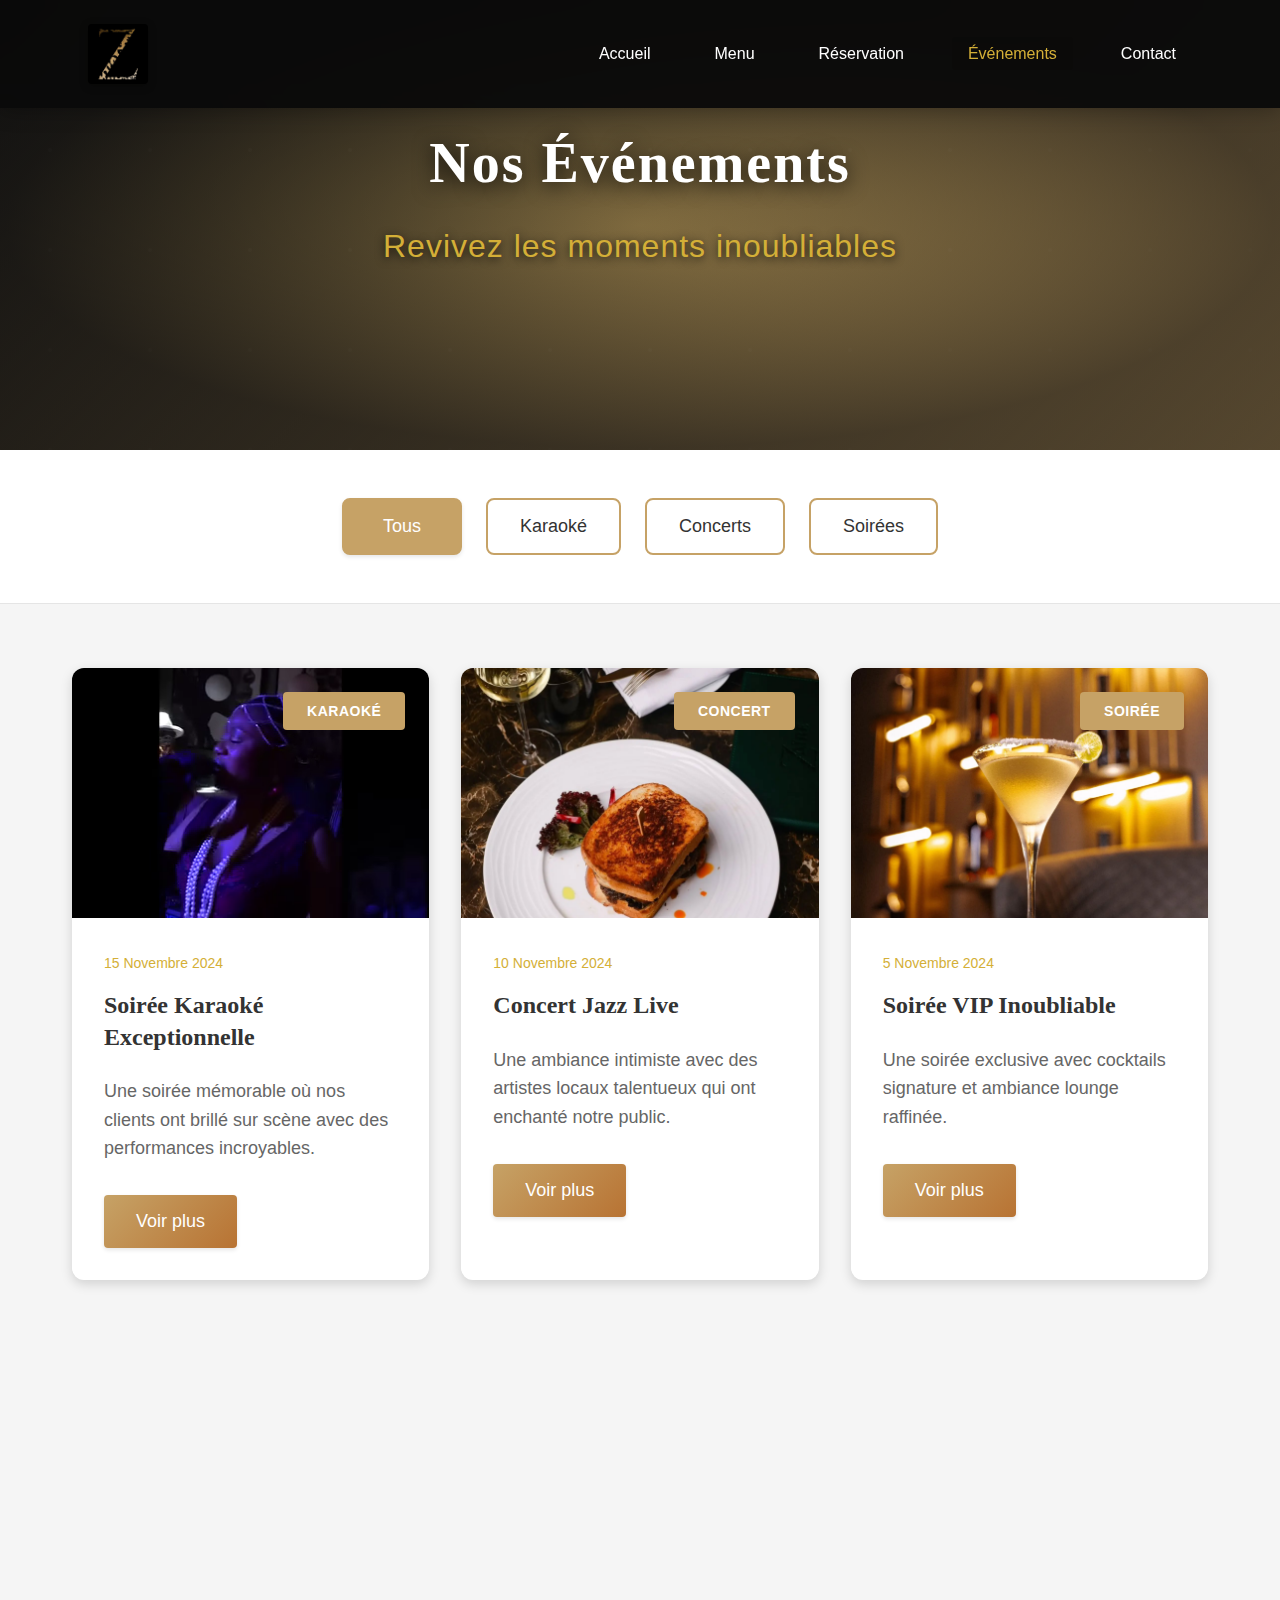
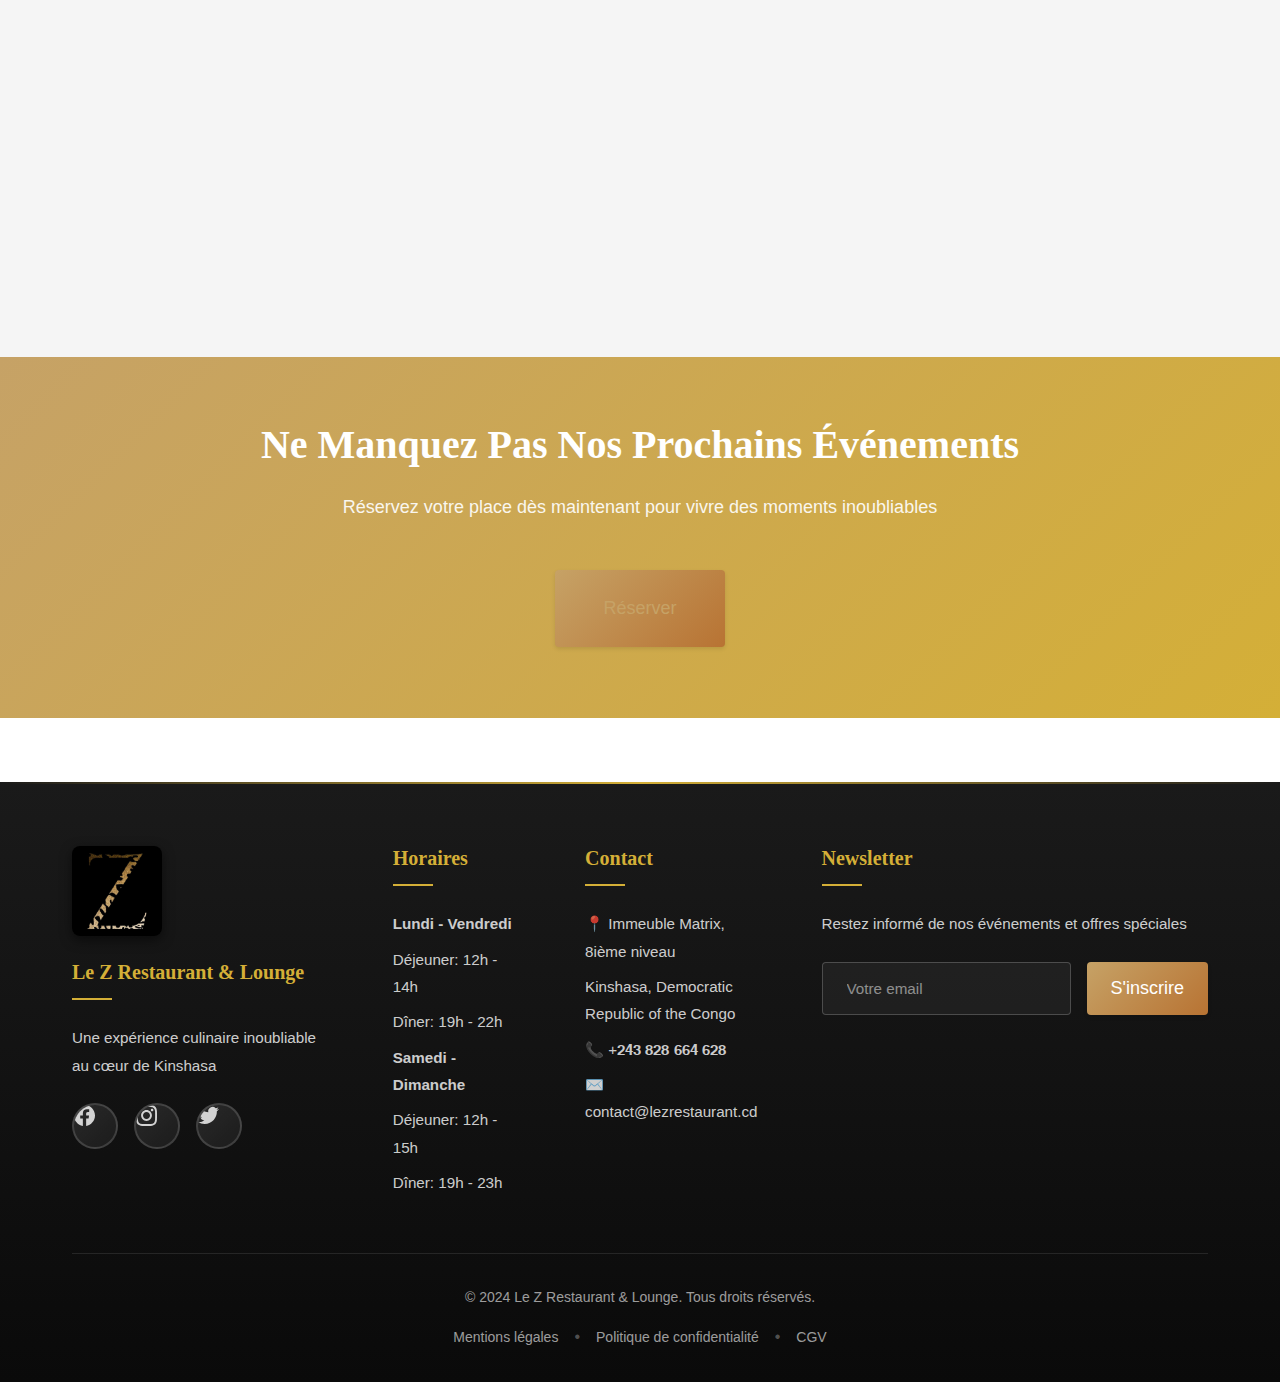
<file: blog.html>
<!DOCTYPE html>
<html lang="fr">
<head>
  <meta charset="UTF-8">
  <meta name="viewport" content="width=device-width, initial-scale=1.0">
  <meta name="description" content="Découvrez nos événements inoubliables : karaoké, concerts et soirées exceptionnelles au Le Z Restaurant & Lounge">
  <meta name="keywords" content="événements, karaoké, concerts, soirées, Le Z Restaurant, Kinshasa">
  
  <title>Le Z Restaurant & Lounge - Blog & Événements</title>
  
  <!-- Favicon -->
  <link rel="icon" type="image/x-icon" href="assets/images/ico/logo.ico">
  <link rel="shortcut icon" type="image/x-icon" href="assets/images/ico/logo.ico">
  <link rel="apple-touch-icon" href="assets/images/logo/logo.jpg">
  
  <!-- Google Fonts -->
  <link rel="preconnect" href="https://fonts.googleapis.com">
  <link rel="preconnect" href="https://fonts.gstatic.com" crossorigin>
  <link href="https://fonts.googleapis.com/css2?family=Lora:wght@400;500;600;700&family=Poppins:wght@300;400;500;600;700&display=swap" rel="stylesheet">
  
  <!-- Stylesheet -->
  <link rel="stylesheet" href="css/style.css">
  
  <!-- PWA Manifest -->
  <link rel="manifest" href="manifest.json">
  <meta name="theme-color" content="#c6a266">
</head>
<body>
  <!-- Skip to main content -->
  <a href="#main-content" class="skip-to-main">Aller au contenu principal</a>
  
  <!-- Navigation -->
  <nav class="navbar" role="navigation" aria-label="Navigation principale">
    <div class="nav-container">
      <a href="index.html" class="logo" aria-label="Retour à l'accueil">
        <img src="assets/images/logo/logo.jpg" alt="Le Z Restaurant & Lounge Logo" class="logo-img">
      </a>
      <ul class="nav-menu" role="menubar">
        <li role="none"><a href="index.html" role="menuitem">Accueil</a></li>
        <li role="none"><a href="menu.html" role="menuitem">Menu</a></li>
        <li role="none"><a href="reservation.html" role="menuitem">Réservation</a></li>
        <li role="none"><a href="blog.html" class="active" role="menuitem" aria-current="page">Événements</a></li>
        <li role="none"><a href="contact.html" role="menuitem">Contact</a></li>
      </ul>
      <button class="hamburger" aria-label="Ouvrir le menu de navigation" aria-expanded="false" aria-controls="nav-menu">
        <span></span>
        <span></span>
        <span></span>
      </button>
    </div>
  </nav>

  <!-- Main Content -->
  <main id="main-content">
    <!-- Hero Section -->
    <section class="blog-hero">
      <div class="hero-overlay"></div>
      <div class="hero-content">
        <h1 class="hero-title">Nos Événements</h1>
        <p class="hero-subtitle">Revivez les moments inoubliables</p>
      </div>
    </section>

    <!-- Filter Section -->
    <section class="blog-filter-section">
      <div class="container">
        <div class="filter-buttons">
          <button class="filter-btn active" data-filter="all">Tous</button>
          <button class="filter-btn" data-filter="karaoke">Karaoké</button>
          <button class="filter-btn" data-filter="concert">Concerts</button>
          <button class="filter-btn" data-filter="soiree">Soirées</button>
        </div>
      </div>
    </section>

    <!-- Blog Grid Section -->
    <section class="blog-grid-section">
      <div class="container">
        <div class="blog-grid" id="blogGrid">
          
          <!-- Event Card 1 - Karaoké -->
          <article class="blog-card" data-category="karaoke">
            <div class="blog-card-media">
              <video autoplay muted loop playsinline>
                <source src="assets/images/vid/live.mp4" type="video/mp4">
                <img src="assets/images/img/1.jpg" alt="Soirée Karaoké" loading="lazy">
              </video>
              <span class="blog-badge">Karaoké</span>
            </div>
            <div class="blog-card-content">
              <span class="blog-date">15 Novembre 2024</span>
              <h3>Soirée Karaoké Exceptionnelle</h3>
              <p>Une soirée mémorable où nos clients ont brillé sur scène avec des performances incroyables.</p>
              <button class="btn btn-primary" onclick="openModal('modal1')">Voir plus</button>
            </div>
          </article>

          <!-- Event Card 2 - Concert -->
          <article class="blog-card" data-category="concert">
            <div class="blog-card-media">
              <img src="assets/images/img/2.jpg" alt="Concert Live" loading="lazy">
              <span class="blog-badge">Concert</span>
            </div>
            <div class="blog-card-content">
              <span class="blog-date">10 Novembre 2024</span>
              <h3>Concert Jazz Live</h3>
              <p>Une ambiance intimiste avec des artistes locaux talentueux qui ont enchanté notre public.</p>
              <button class="btn btn-primary" onclick="openModal('modal2')">Voir plus</button>
            </div>
          </article>

          <!-- Event Card 3 - Soirée -->
          <article class="blog-card" data-category="soiree">
            <div class="blog-card-media">
              <img src="assets/images/img/3.jpg" alt="Soirée VIP" loading="lazy">
              <span class="blog-badge">Soirée</span>
            </div>
            <div class="blog-card-content">
              <span class="blog-date">5 Novembre 2024</span>
              <h3>Soirée VIP Inoubliable</h3>
              <p>Une soirée exclusive avec cocktails signature et ambiance lounge raffinée.</p>
              <button class="btn btn-primary" onclick="openModal('modal3')">Voir plus</button>
            </div>
          </article>

          <!-- Event Card 4 - Karaoké -->
          <article class="blog-card" data-category="karaoke">
            <div class="blog-card-media">
              <img src="assets/images/img/8.jpg" alt="Karaoké Night" loading="lazy">
              <span class="blog-badge">Karaoké</span>
            </div>
            <div class="blog-card-content">
              <span class="blog-date">1 Novembre 2024</span>
              <h3>Karaoké Night</h3>
              <p>Des voix exceptionnelles et une ambiance électrique pour cette soirée karaoké.</p>
              <button class="btn btn-primary" onclick="openModal('modal4')">Voir plus</button>
            </div>
          </article>

          <!-- Event Card 5 - Concert -->
          <article class="blog-card" data-category="concert">
            <div class="blog-card-media">
              <img src="assets/images/img/10.jpg" alt="Concert Afro" loading="lazy">
              <span class="blog-badge">Concert</span>
            </div>
            <div class="blog-card-content">
              <span class="blog-date">28 Octobre 2024</span>
              <h3>Concert Afro-Fusion</h3>
              <p>Une fusion musicale unique mêlant rythmes africains et sonorités modernes.</p>
              <button class="btn btn-primary" onclick="openModal('modal5')">Voir plus</button>
            </div>
          </article>

          <!-- Event Card 6 - Soirée -->
          <article class="blog-card" data-category="soiree">
            <div class="blog-card-media">
              <img src="assets/images/img/1.jpg" alt="Soirée Thématique" loading="lazy">
              <span class="blog-badge">Soirée</span>
            </div>
            <div class="blog-card-content">
              <span class="blog-date">20 Octobre 2024</span>
              <h3>Soirée Thématique</h3>
              <p>Une soirée à thème avec décoration spéciale et animations surprises.</p>
              <button class="btn btn-primary" onclick="openModal('modal6')">Voir plus</button>
            </div>
          </article>

        </div>
      </div>
    </section>

    <!-- Call to Action -->
    <section class="blog-cta-section">
      <div class="container">
        <div class="blog-cta-content">
          <h2>Ne Manquez Pas Nos Prochains Événements</h2>
          <p>Réservez votre place dès maintenant pour vivre des moments inoubliables</p>
          <a href="reservation.html" class="btn btn-primary btn-large">Réserver</a>
        </div>
      </div>
    </section>
  </main>

  <!-- Modals for each event -->
  <div id="modal1" class="blog-modal">
    <div class="blog-modal-content">
      <button class="close" onclick="closeModal('modal1')" aria-label="Fermer">&times;</button>
      <h2>Soirée Karaoké Exceptionnelle</h2>
      <div class="modal-gallery">
        <div class="modal-video-container">
          <video controls>
            <source src="assets/images/vid/live.mp4" type="video/mp4">
            Votre navigateur ne supporte pas la lecture de vidéos.
          </video>
        </div>
        <img src="assets/images/img/2.jpg" alt="Karaoké 2">
        <img src="assets/images/img/3.jpg" alt="Karaoké 3">
      </div>
      <p>Une soirée karaoké mémorable où nos clients ont pu exprimer leur talent vocal dans une ambiance conviviale et chaleureuse. Des performances exceptionnelles et des moments de partage inoubliables.</p>
    </div>
  </div>

  <div id="modal2" class="blog-modal">
    <div class="blog-modal-content">
      <button class="close" onclick="closeModal('modal2')" aria-label="Fermer">&times;</button>
      <h2>Concert Jazz Live</h2>
      <div class="modal-gallery">
        <img src="assets/images/img/2.jpg" alt="Concert 1">
        <img src="assets/images/img/8.jpg" alt="Concert 2">
      </div>
      <p>Un concert jazz intimiste avec des musiciens locaux de talent. Une soirée musicale raffinée qui a transporté notre public dans l'univers du jazz moderne et classique.</p>
    </div>
  </div>

  <div id="modal3" class="blog-modal">
    <div class="blog-modal-content">
      <button class="close" onclick="closeModal('modal3')" aria-label="Fermer">&times;</button>
      <h2>Soirée VIP Inoubliable</h2>
      <div class="modal-gallery">
        <img src="assets/images/img/3.jpg" alt="Soirée VIP 1">
        <img src="assets/images/img/10.jpg" alt="Soirée VIP 2">
      </div>
      <p>Une soirée exclusive réservée à nos clients VIP avec cocktails signature, menu dégustation et ambiance lounge sophistiquée. Un moment privilégié dans un cadre exceptionnel.</p>
    </div>
  </div>

  <div id="modal4" class="blog-modal">
    <div class="blog-modal-content">
      <button class="close" onclick="closeModal('modal4')" aria-label="Fermer">&times;</button>
      <h2>Karaoké Night</h2>
      <div class="modal-gallery">
        <img src="assets/images/img/8.jpg" alt="Karaoké Night 1">
        <img src="assets/images/img/1.jpg" alt="Karaoké Night 2">
      </div>
      <p>Une soirée karaoké électrique avec des performances vocales impressionnantes. Nos clients ont chanté leurs chansons préférées dans une ambiance festive et décontractée.</p>
    </div>
  </div>

  <div id="modal5" class="blog-modal">
    <div class="blog-modal-content">
      <button class="close" onclick="closeModal('modal5')" aria-label="Fermer">&times;</button>
      <h2>Concert Afro-Fusion</h2>
      <div class="modal-gallery">
        <img src="assets/images/img/10.jpg" alt="Concert Afro 1">
        <img src="assets/images/img/2.jpg" alt="Concert Afro 2">
      </div>
      <p>Un concert unique mêlant rythmes africains traditionnels et sonorités contemporaines. Une célébration de la richesse musicale africaine dans un cadre moderne.</p>
    </div>
  </div>

  <div id="modal6" class="blog-modal">
    <div class="blog-modal-content">
      <button class="close" onclick="closeModal('modal6')" aria-label="Fermer">&times;</button>
      <h2>Soirée Thématique</h2>
      <div class="modal-gallery">
        <img src="assets/images/img/1.jpg" alt="Soirée Thématique 1">
        <img src="assets/images/img/3.jpg" alt="Soirée Thématique 2">
      </div>
      <p>Une soirée à thème avec décoration spéciale, animations surprises et une ambiance festive. Nos clients ont vécu une expérience unique et mémorable.</p>
    </div>
  </div>

  <!-- Footer -->
  <footer class="footer">
    <div class="container">
      <div class="footer-content">
        <div class="footer-section">
          <div class="footer-logo">
            <img src="assets/images/logo/logo.jpg" alt="Le Z Restaurant & Lounge Logo">
          </div>
          <h3>Le Z Restaurant & Lounge</h3>
          <p>Une expérience culinaire inoubliable au cœur de Kinshasa</p>
          <div class="footer-social">
            <a href="#" aria-label="Facebook" class="social-link">
              <svg width="24" height="24" viewBox="0 0 24 24" fill="currentColor">
                <path d="M24 12.073c0-6.627-5.373-12-12-12s-12 5.373-12 12c0 5.99 4.388 10.954 10.125 11.854v-8.385H7.078v-3.47h3.047V9.43c0-3.007 1.792-4.669 4.533-4.669 1.312 0 2.686.235 2.686.235v2.953H15.83c-1.491 0-1.956.925-1.956 1.874v2.25h3.328l-.532 3.47h-2.796v8.385C19.612 23.027 24 18.062 24 12.073z"/>
              </svg>
            </a>
            <a href="#" aria-label="Instagram" class="social-link">
              <svg width="24" height="24" viewBox="0 0 24 24" fill="currentColor">
                <path d="M12 2.163c3.204 0 3.584.012 4.85.07 3.252.148 4.771 1.691 4.919 4.919.058 1.265.069 1.645.069 4.849 0 3.205-.012 3.584-.069 4.849-.149 3.225-1.664 4.771-4.919 4.919-1.266.058-1.644.07-4.85.07-3.204 0-3.584-.012-4.849-.07-3.26-.149-4.771-1.699-4.919-4.92-.058-1.265-.07-1.644-.07-4.849 0-3.204.013-3.583.07-4.849.149-3.227 1.664-4.771 4.919-4.919 1.266-.057 1.645-.069 4.849-.069zm0-2.163c-3.259 0-3.667.014-4.947.072-4.358.2-6.78 2.618-6.98 6.98-.059 1.281-.073 1.689-.073 4.948 0 3.259.014 3.668.072 4.948.2 4.358 2.618 6.78 6.98 6.98 1.281.058 1.689.072 4.948.072 3.259 0 3.668-.014 4.948-.072 4.354-.2 6.782-2.618 6.979-6.98.059-1.28.073-1.689.073-4.948 0-3.259-.014-3.667-.072-4.947-.196-4.354-2.617-6.78-6.979-6.98-1.281-.059-1.69-.073-4.949-.073zm0 5.838c-3.403 0-6.162 2.759-6.162 6.162s2.759 6.163 6.162 6.163 6.162-2.759 6.162-6.163c0-3.403-2.759-6.162-6.162-6.162zm0 10.162c-2.209 0-4-1.79-4-4 0-2.209 1.791-4 4-4s4 1.791 4 4c0 2.21-1.791 4-4 4zm6.406-11.845c-.796 0-1.441.645-1.441 1.44s.645 1.44 1.441 1.44c.795 0 1.439-.645 1.439-1.44s-.644-1.44-1.439-1.44z"/>
              </svg>
            </a>
            <a href="#" aria-label="Twitter" class="social-link">
              <svg width="24" height="24" viewBox="0 0 24 24" fill="currentColor">
                <path d="M23.953 4.57a10 10 0 01-2.825.775 4.958 4.958 0 002.163-2.723c-.951.555-2.005.959-3.127 1.184a4.92 4.92 0 00-8.384 4.482C7.69 8.095 4.067 6.13 1.64 3.162a4.822 4.822 0 00-.666 2.475c0 1.71.87 3.213 2.188 4.096a4.904 4.904 0 01-2.228-.616v.06a4.923 4.923 0 003.946 4.827 4.996 4.996 0 01-2.212.085 4.936 4.936 0 004.604 3.417 9.867 9.867 0 01-6.102 2.105c-.39 0-.779-.023-1.17-.067a13.995 13.995 0 007.557 2.209c9.053 0 13.998-7.496 13.998-13.985 0-.21 0-.42-.015-.63A9.935 9.935 0 0024 4.59z"/>
              </svg>
            </a>
          </div>
        </div>
        <div class="footer-section">
          <h3>Horaires</h3>
          <p><strong>Lundi - Vendredi</strong></p>
          <p>Déjeuner: 12h - 14h</p>
          <p>Dîner: 19h - 22h</p>
          <p><strong>Samedi - Dimanche</strong></p>
          <p>Déjeuner: 12h - 15h</p>
          <p>Dîner: 19h - 23h</p>
        </div>
        <div class="footer-section">
          <h3>Contact</h3>
          <p>📍 Immeuble Matrix, 8ième niveau</p>
          <p>Kinshasa, Democratic Republic of the Congo</p>
          <p>📞 <a href="tel:+𝟐𝟒𝟑𝟖𝟐𝟖𝟔𝟔𝟒𝟔𝟐𝟖">+𝟐𝟒𝟑 𝟖𝟐𝟖 𝟔𝟔𝟒 𝟔𝟐𝟖</a></p>
          <p>✉️ <a href="mailto:contact@lezrestaurant.cd">contact@lezrestaurant.cd</a></p>
        </div>
        <div class="footer-section">
          <h3>Newsletter</h3>
          <p>Restez informé de nos événements et offres spéciales</p>
          <form class="newsletter-form" id="newsletter-form">
            <input type="email" placeholder="Votre email" required aria-label="Email pour newsletter">
            <button type="submit" class="btn btn-primary">S'inscrire</button>
          </form>
        </div>
      </div>
      <div class="footer-bottom">
        <p>&copy; 2024 Le Z Restaurant & Lounge. Tous droits réservés.</p>
        <div class="footer-links">
          <a href="#">Mentions légales</a>
          <span>•</span>
          <a href="#">Politique de confidentialité</a>
          <span>•</span>
          <a href="#">CGV</a>
        </div>
      </div>
    </div>
  </footer>

  <!-- JavaScript -->
  <script src="js/main.js" defer></script>
  <script src="js/blog.js" defer></script>
</body>
</html>
</file>
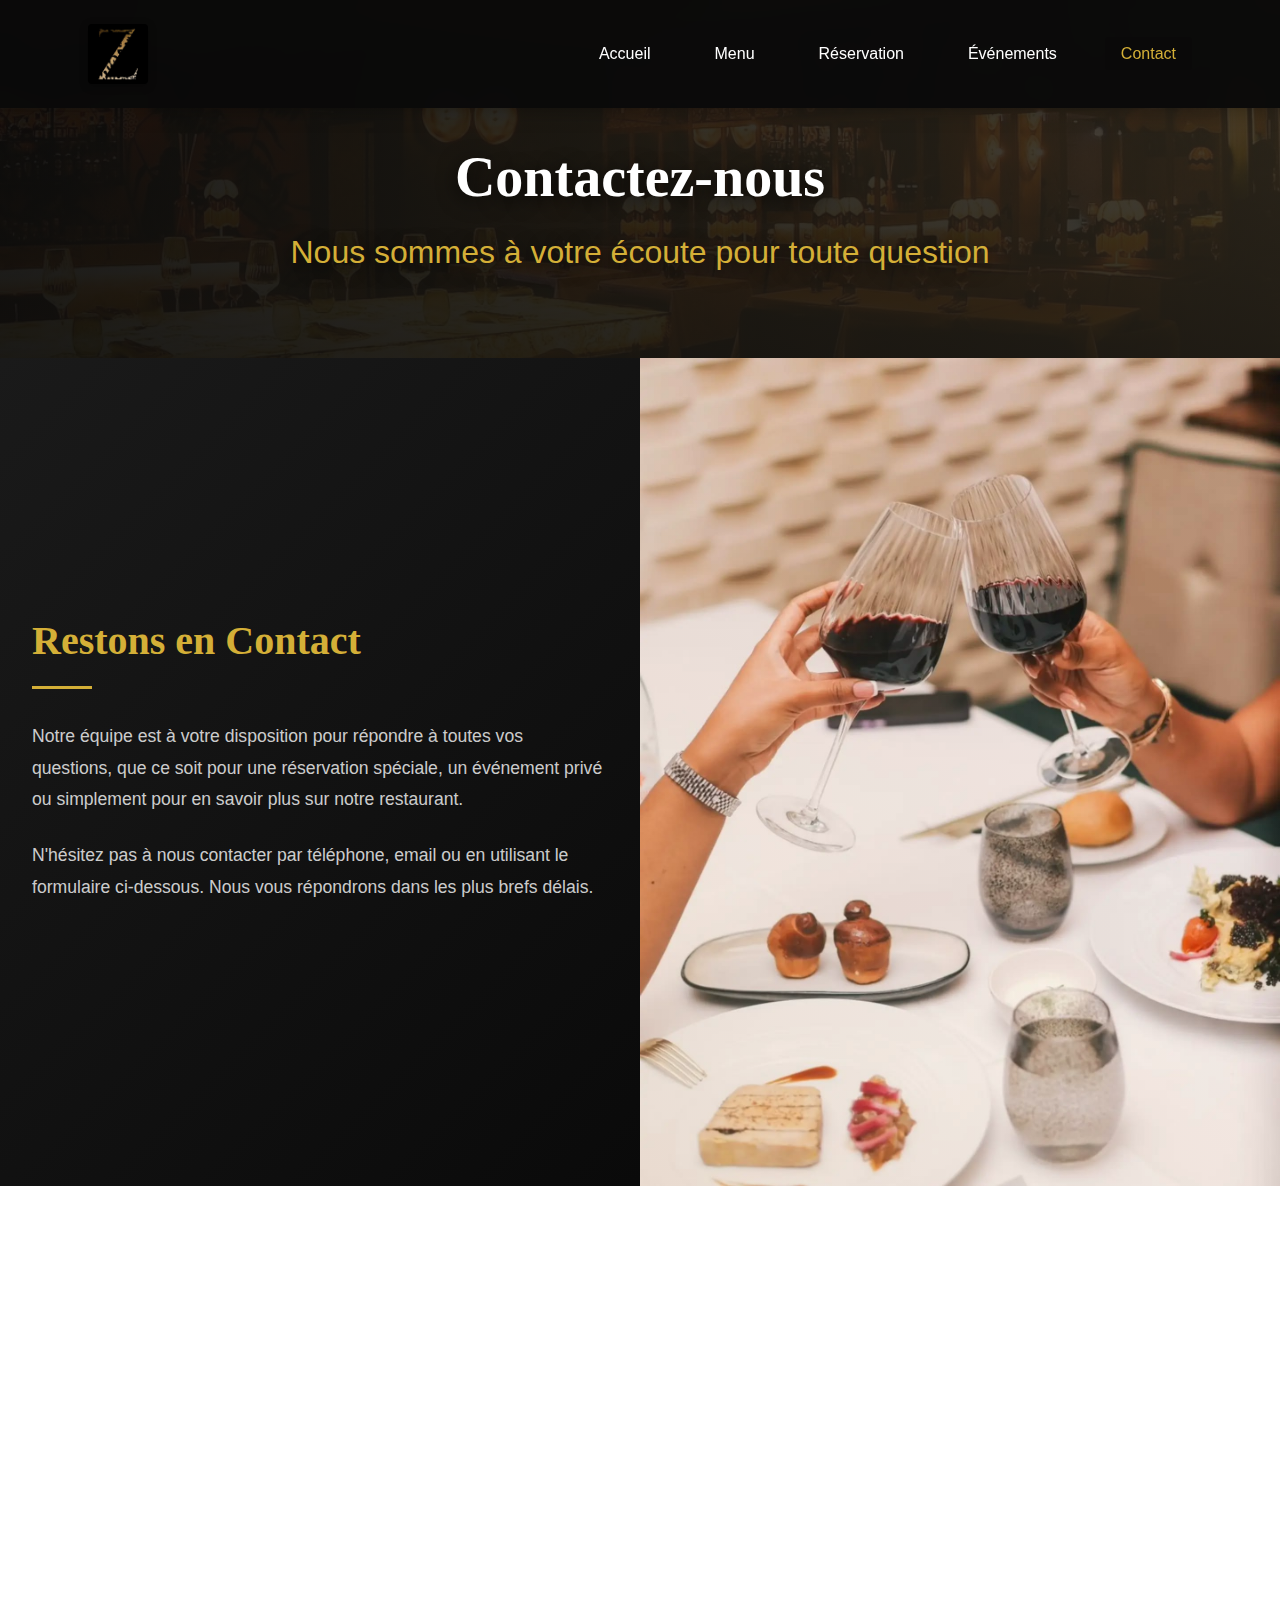
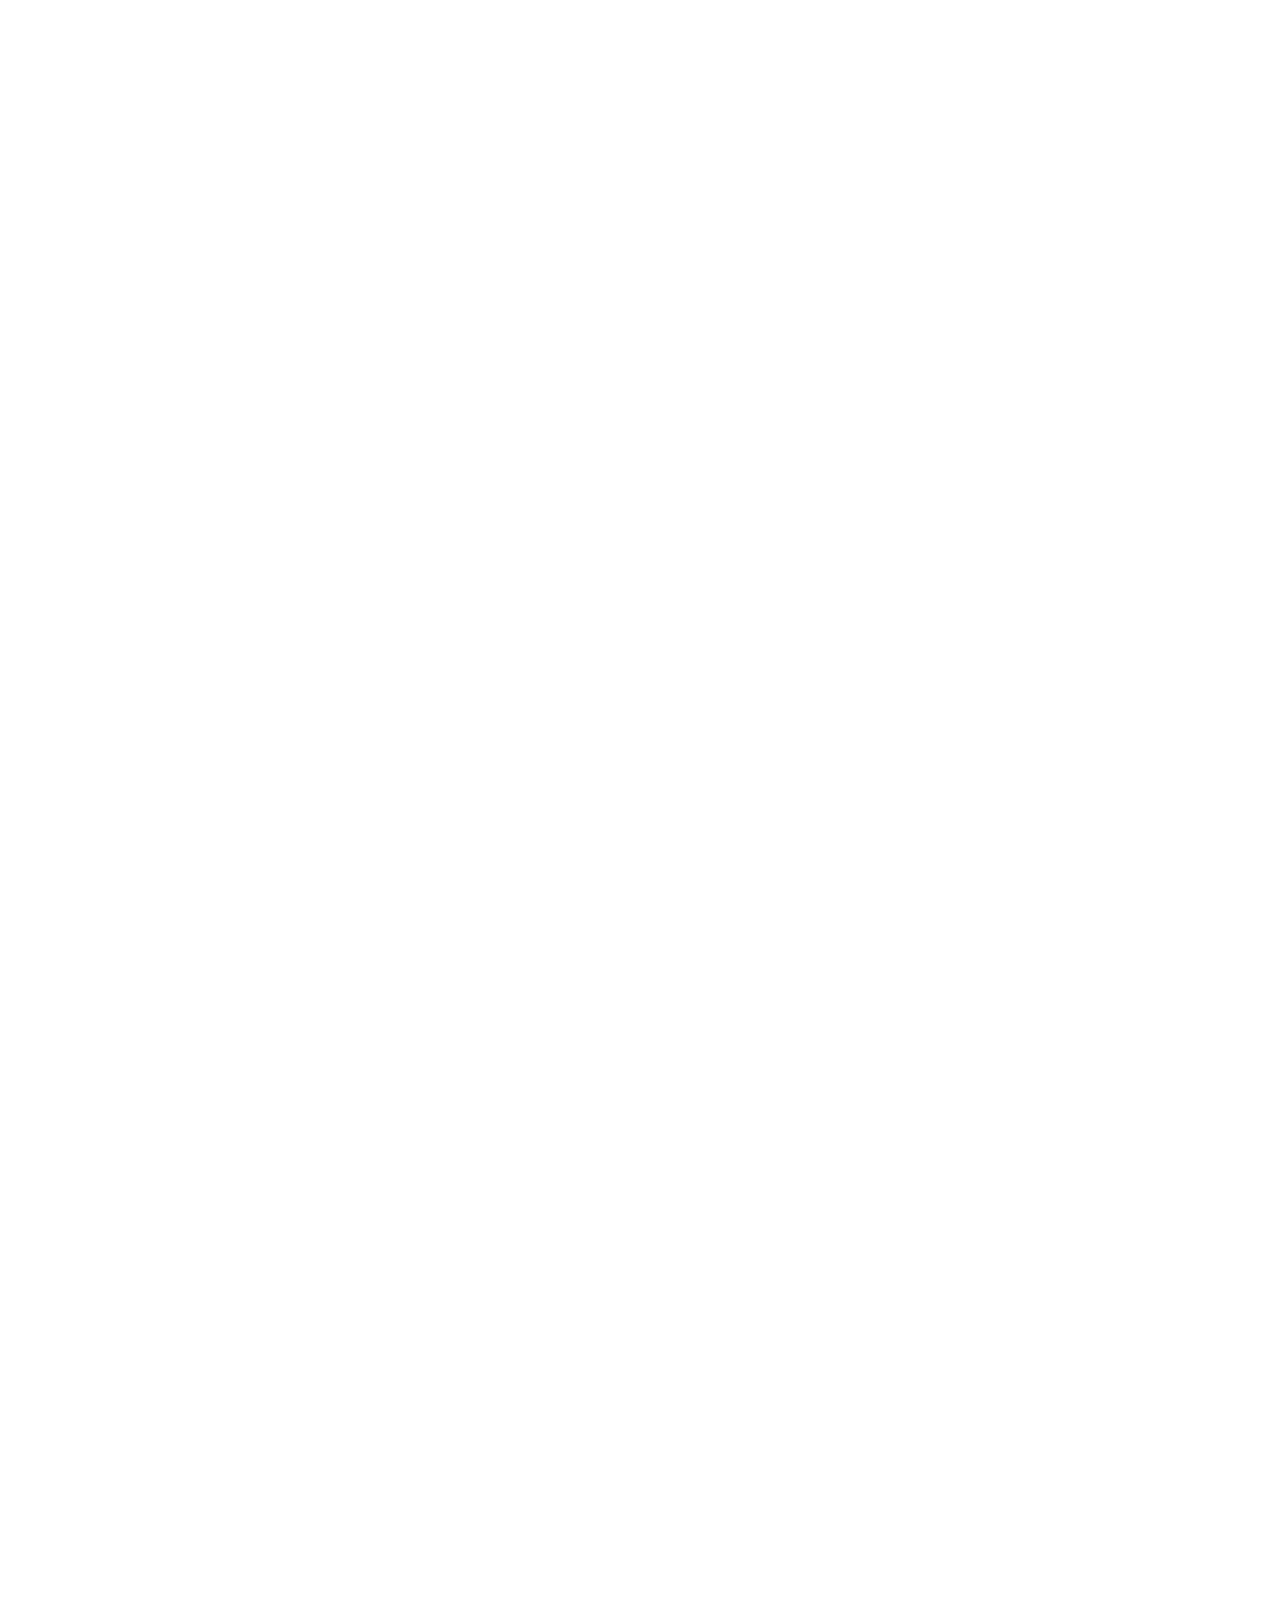
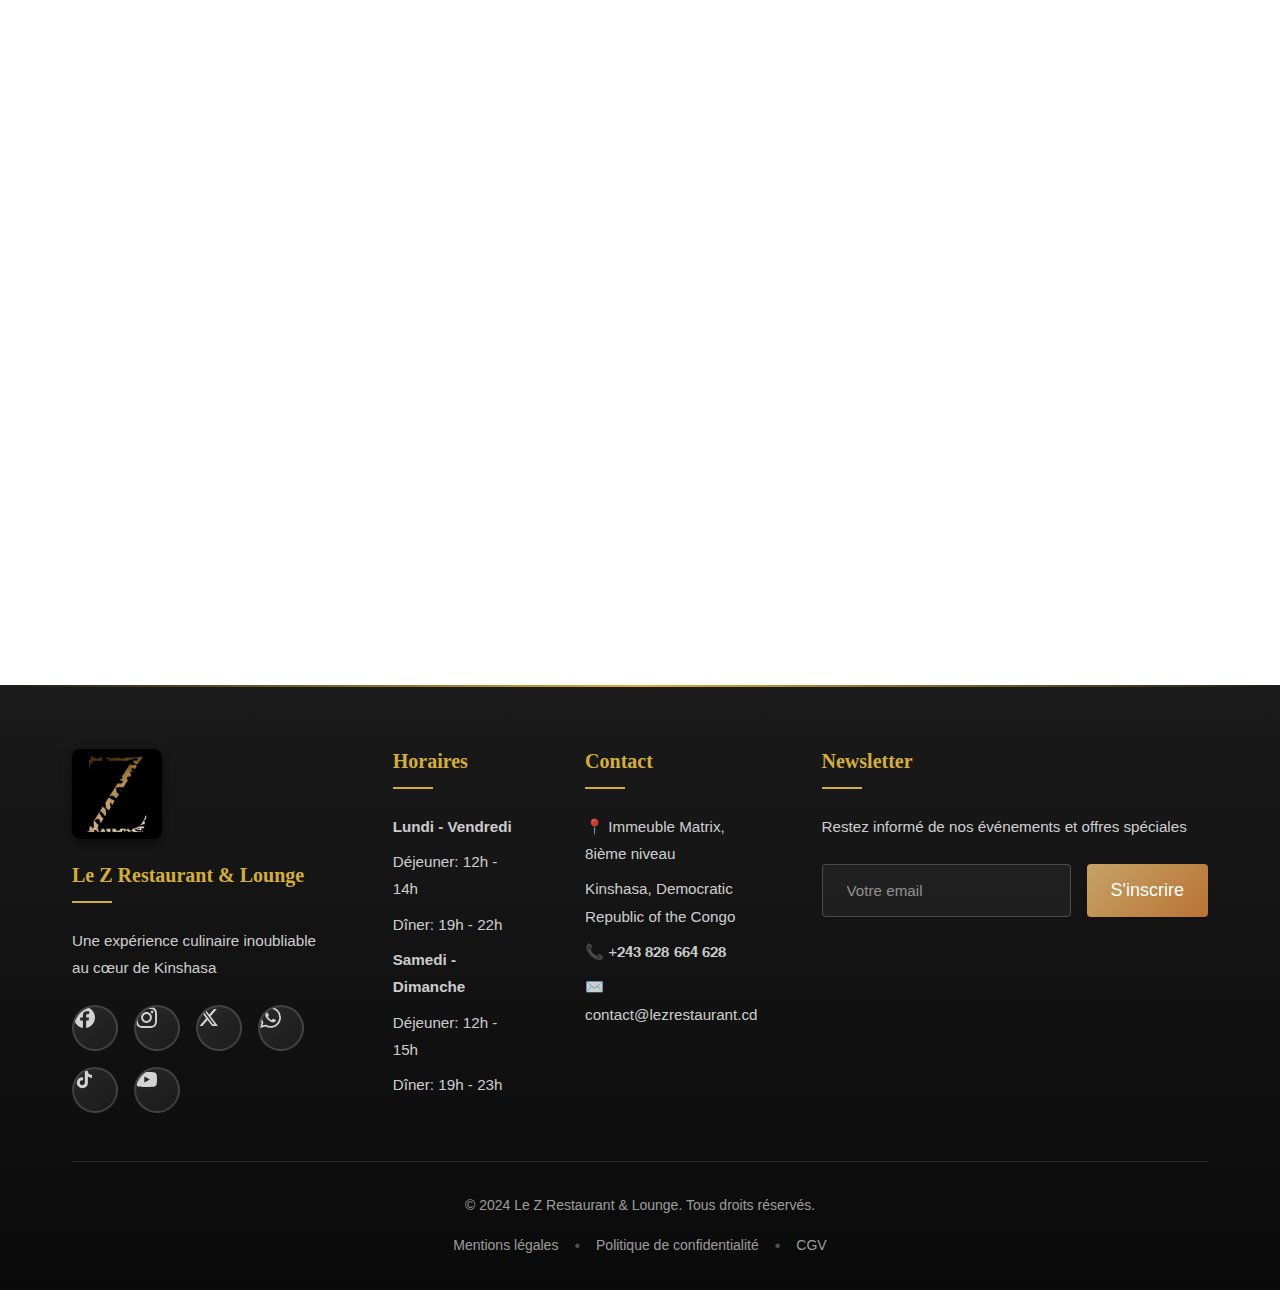
<file: contact.html>
<!DOCTYPE html>
<html lang="fr">
<head>
  <meta charset="UTF-8">
  <meta name="viewport" content="width=device-width, initial-scale=1.0">
  <meta name="description" content="Contactez-nous pour toute question ou demande. Trouvez notre adresse et envoyez-nous un message.">
  <meta name="keywords" content="contact, restaurant, adresse, localisation, message">
  <meta name="author" content="Restaurant">
  
  <!-- Open Graph Meta Tags -->
  <meta property="og:title" content="Restaurant - Contact">
  <meta property="og:description" content="Contactez-nous pour toute question">
  <meta property="og:type" content="website">
  
  <title>Le Z Restaurant & Lounge - Contact</title>
  
  <!-- Favicon -->
  <link rel="icon" type="image/x-icon" href="assets/images/ico/logo.ico">
  <link rel="shortcut icon" type="image/x-icon" href="assets/images/ico/logo.ico">
  <link rel="apple-touch-icon" href="assets/images/logo/logo.jpg">
  
  <!-- Google Fonts -->
  <link rel="preconnect" href="https://fonts.googleapis.com">
  <link rel="preconnect" href="https://fonts.gstatic.com" crossorigin>
  <link href="https://fonts.googleapis.com/css2?family=Lora:wght@400;500;600;700&family=Poppins:wght@300;400;500;600;700&display=swap" rel="stylesheet">
  
  <!-- Stylesheet -->
  <link rel="stylesheet" href="css/style.css">
  
  <!-- PWA Manifest -->
  <link rel="manifest" href="manifest.json">
  <meta name="theme-color" content="#c6a266">
  <meta name="apple-mobile-web-app-capable" content="yes">
  <meta name="apple-mobile-web-app-status-bar-style" content="black-translucent">
  <meta name="apple-mobile-web-app-title" content="Restaurant">
</head>
<body>
  <!-- Skip to main content link for accessibility -->
  <a href="#main-content" class="skip-to-main">Aller au contenu principal</a>
  
  <!-- Navigation -->
  <nav class="navbar" role="navigation" aria-label="Navigation principale">
    <div class="nav-container">
      <a href="index.html" class="logo" aria-label="Retour à l'accueil">
        <img src="assets/images/logo/logo.jpg" alt="Le Z Restaurant & Lounge Logo" class="logo-img">
      </a>
      <ul class="nav-menu" role="menubar">
        <li role="none"><a href="index.html" role="menuitem">Accueil</a></li>
        <li role="none"><a href="menu.html" role="menuitem">Menu</a></li>
        <li role="none"><a href="reservation.html" role="menuitem">Réservation</a></li>
        <li role="none"><a href="blog.html" role="menuitem">Événements</a></li>
        <li role="none"><a href="contact.html" class="active" role="menuitem" aria-current="page">Contact</a></li>
      </ul>
      <button class="hamburger" aria-label="Ouvrir le menu de navigation" aria-expanded="false" aria-controls="nav-menu">
        <span></span>
        <span></span>
        <span></span>
      </button>
    </div>
  </nav>

  <!-- Main Content -->
  <main id="main-content">
    <!-- Hero Header with Background -->
    <section class="page-header" style="background: linear-gradient(135deg, rgba(10, 10, 10, 0.8), rgba(198, 162, 102, 0.6)), url('assets/images/img/8.jpg'); background-size: cover; background-position: center; padding: calc(80px + 4rem) 0 4rem;">
      <div class="container">
        <h1 class="fade-down-scroll">Contactez-nous</h1>
        <p class="fade-up-scroll">Nous sommes à votre écoute pour toute question</p>
      </div>
    </section>

    <!-- Introduction Section -->
    <section class="split-section">
      <div class="split-content dark fade-left-scroll">
        <h2>Restons en Contact</h2>
        <p>Notre équipe est à votre disposition pour répondre à toutes vos questions, que ce soit pour une réservation spéciale, un événement privé ou simplement pour en savoir plus sur notre restaurant.</p>
        <p>N'hésitez pas à nous contacter par téléphone, email ou en utilisant le formulaire ci-dessous. Nous vous répondrons dans les plus brefs délais.</p>
      </div>
      <div class="split-image fade-right-scroll">
        <img src="assets/images/img/1.jpg" alt="Restaurant ambiance" loading="lazy">
        <div class="split-image-overlay"></div>
      </div>
    </section>

    <!-- Contact Section -->
    <section class="contact-section">
      <div class="container">
        <div class="contact-grid">
          <!-- Contact Form -->
          <div class="contact-form-container fade-left-scroll">
            <h2>Envoyez-nous un message</h2>
            <form id="contact-form" class="contact-form" aria-label="Formulaire de contact">
              <div class="form-group">
                <label for="contact-name" class="required">Nom complet</label>
                <input 
                  type="text" 
                  id="contact-name" 
                  name="name" 
                  class="form-control"
                  required 
                  minlength="2"
                  placeholder="Votre nom"
                  aria-describedby="contact-name-error"
                  aria-invalid="false"
                >
                <div class="form-message error" id="contact-name-error" role="alert" style="display: none;"></div>
              </div>

              <div class="form-group">
                <label for="contact-email" class="required">Email</label>
                <input 
                  type="email" 
                  id="contact-email" 
                  name="email" 
                  class="form-control"
                  required
                  placeholder="votre@email.com"
                  aria-describedby="contact-email-error"
                  aria-invalid="false"
                >
                <div class="form-message error" id="contact-email-error" role="alert" style="display: none;"></div>
              </div>

              <div class="form-group">
                <label for="contact-message" class="required">Message</label>
                <textarea 
                  id="contact-message" 
                  name="message" 
                  class="form-control"
                  rows="6"
                  required
                  minlength="10"
                  placeholder="Votre message..."
                  aria-describedby="contact-message-error"
                  aria-invalid="false"
                ></textarea>
                <div class="form-message error" id="contact-message-error" role="alert" style="display: none;"></div>
              </div>

              <button type="submit" class="btn btn-primary">Envoyer le message</button>
            </form>

            <!-- Confirmation Message -->
            <div id="contact-confirmation" class="alert alert-success" style="display: none;">
              <div>
                <h3>Message envoyé !</h3>
                <p>Merci pour votre message. Nous vous répondrons dans les plus brefs délais.</p>
                <button class="btn btn-primary" id="new-message">Nouveau message</button>
              </div>
            </div>
          </div>

          <!-- Contact Info -->
          <div class="contact-info fade-right-scroll">
            <h2>Nos coordonnées</h2>
            
            <div class="info-card">
              <h3>Adresse</h3>
              <p>Immeuble Matrix, 8ième niveau</p>
              <p>Kinshasa, Democratic Republic of the Congo</p>
            </div>

            <div class="info-card">
              <h3>Téléphone</h3>
              <p><a href="tel:+243123456789">+𝟐𝟒𝟑 𝟖𝟐𝟖 𝟔𝟔𝟒 𝟔𝟐𝟖</a></p>
            </div>

            <div class="info-card">
              <h3>Email</h3>
              <p><a href="mailto:contact@lezrestaurant.cd">contact@lezrestaurant.cd</a></p>
            </div>

            <div class="info-card">
              <h3>Horaires d'ouverture</h3>
              <p><strong>Lundi - Vendredi</strong></p>
              <p>Déjeuner: 12h00 - 14h00</p>
              <p>Dîner: 19h00 - 22h00</p>
              <p><strong>Samedi - Dimanche</strong></p>
              <p>Déjeuner: 12h00 - 15h00</p>
              <p>Dîner: 19h00 - 23h00</p>
            </div>
          </div>
        </div>

        <!-- Google Maps -->
        <div class="map-container fade-up-scroll">
          <h2>Notre emplacement</h2>
          <div class="map-wrapper">
            <iframe 
              src="https://www.google.com/maps/embed?pb=!1m18!1m12!1m3!1d2624.9916256937595!2d2.3412!3d48.8606!2m3!1f0!2f0!3f0!3m2!1i1024!2i768!4f13.1!3m3!1m2!1s0x47e66e1f06e2b005%3A0x40b82c3688c9460!2sLouvre%20Museum!5e0!3m2!1sen!2sfr!4v1234567890"
              width="100%" 
              height="450" 
              style="border:0;" 
              allowfullscreen="" 
              loading="lazy" 
              referrerpolicy="no-referrer-when-downgrade"
              title="Localisation du restaurant"
            ></iframe>
          </div>
        </div>
      </div>
    </section>

    <!-- FAQ Section -->
    <section class="events-section">
      <div class="container">
        <h2 class="fade-up-scroll" style="color: var(--primary-burgundy); text-align: center; margin-bottom: var(--spacing-xl);">Questions Fréquentes</h2>
        <div class="events-grid">
          <div class="event-card fade-left-scroll">
            <div class="event-content">
              <span class="event-date">Événements</span>
              <h3>Événements Privés</h3>
              <p>Nous organisons des événements privés pour vos célébrations spéciales. Contactez-nous pour discuter de vos besoins et recevoir un devis personnalisé.</p>
              <div class="event-details">
                <span class="event-detail-item">Capacité: 50 personnes</span>
                <span class="event-detail-item">Menu sur mesure</span>
              </div>
            </div>
          </div>
          <div class="event-card fade-right-scroll">
            <div class="event-content">
              <span class="event-date">Accessibilité</span>
              <h3>Accès & Parking</h3>
              <p>Notre restaurant est facilement accessible et dispose d'un parking privé pour nos clients. Nous sommes également accessibles aux personnes à mobilité réduite.</p>
              <div class="event-details">
                <span class="event-detail-item">Parking gratuit</span>
                <span class="event-detail-item">Accès PMR</span>
              </div>
            </div>
          </div>
        </div>
      </div>
    </section>
  </main>

  <!-- Footer -->
  <footer class="footer">
    <div class="container">
      <div class="footer-content">
        <div class="footer-section">
          <div class="footer-logo">
            <img src="assets/images/logo/logo.jpg" alt="Le Z Restaurant & Lounge Logo">
          </div>
          <h3>Le Z Restaurant & Lounge</h3>
          <p>Une expérience culinaire inoubliable au cœur de Kinshasa</p>
          <div class="footer-social">
            <a href="https://facebook.com/lezrestaurant" target="_blank" rel="noopener noreferrer" aria-label="Suivez-nous sur Facebook" class="social-link" title="Facebook">
              <svg width="24" height="24" viewBox="0 0 24 24" fill="currentColor" xmlns="http://www.w3.org/2000/svg">
                <path d="M24 12.073c0-6.627-5.373-12-12-12s-12 5.373-12 12c0 5.99 4.388 10.954 10.125 11.854v-8.385H7.078v-3.47h3.047V9.43c0-3.007 1.792-4.669 4.533-4.669 1.312 0 2.686.235 2.686.235v2.953H15.83c-1.491 0-1.956.925-1.956 1.874v2.25h3.328l-.532 3.47h-2.796v8.385C19.612 23.027 24 18.062 24 12.073z"/>
              </svg>
            </a>
            <a href="https://instagram.com/lezrestaurant" target="_blank" rel="noopener noreferrer" aria-label="Suivez-nous sur Instagram" class="social-link" title="Instagram">
              <svg width="24" height="24" viewBox="0 0 24 24" fill="currentColor" xmlns="http://www.w3.org/2000/svg">
                <path d="M12 2.163c3.204 0 3.584.012 4.85.07 3.252.148 4.771 1.691 4.919 4.919.058 1.265.069 1.645.069 4.849 0 3.205-.012 3.584-.069 4.849-.149 3.225-1.664 4.771-4.919 4.919-1.266.058-1.644.07-4.85.07-3.204 0-3.584-.012-4.849-.07-3.26-.149-4.771-1.699-4.919-4.92-.058-1.265-.07-1.644-.07-4.849 0-3.204.013-3.583.07-4.849.149-3.227 1.664-4.771 4.919-4.919 1.266-.057 1.645-.069 4.849-.069zm0-2.163c-3.259 0-3.667.014-4.947.072-4.358.2-6.78 2.618-6.98 6.98-.059 1.281-.073 1.689-.073 4.948 0 3.259.014 3.668.072 4.948.2 4.358 2.618 6.78 6.98 6.98 1.281.058 1.689.072 4.948.072 3.259 0 3.668-.014 4.948-.072 4.354-.2 6.782-2.618 6.979-6.98.059-1.28.073-1.689.073-4.948 0-3.259-.014-3.667-.072-4.947-.196-4.354-2.617-6.78-6.979-6.98-1.281-.059-1.69-.073-4.949-.073zm0 5.838c-3.403 0-6.162 2.759-6.162 6.162s2.759 6.163 6.162 6.163 6.162-2.759 6.162-6.163c0-3.403-2.759-6.162-6.162-6.162zm0 10.162c-2.209 0-4-1.79-4-4 0-2.209 1.791-4 4-4s4 1.791 4 4c0 2.21-1.791 4-4 4zm6.406-11.845c-.796 0-1.441.645-1.441 1.44s.645 1.44 1.441 1.44c.795 0 1.439-.645 1.439-1.44s-.644-1.44-1.439-1.44z"/>
              </svg>
            </a>
            <a href="https://twitter.com/lezrestaurant" target="_blank" rel="noopener noreferrer" aria-label="Suivez-nous sur Twitter/X" class="social-link" title="Twitter/X">
              <svg width="24" height="24" viewBox="0 0 24 24" fill="currentColor" xmlns="http://www.w3.org/2000/svg">
                <path d="M18.244 2.25h3.308l-7.227 8.26 8.502 11.24H16.17l-5.214-6.817L4.99 21.75H1.68l7.73-8.835L1.254 2.25H8.08l4.713 6.231zm-1.161 17.52h1.833L7.084 4.126H5.117z"/>
              </svg>
            </a>
            <a href="https://wa.me/243828664628" target="_blank" rel="noopener noreferrer" aria-label="Contactez-nous sur WhatsApp" class="social-link" title="WhatsApp">
              <svg width="24" height="24" viewBox="0 0 24 24" fill="currentColor" xmlns="http://www.w3.org/2000/svg">
                <path d="M17.472 14.382c-.297-.149-1.758-.867-2.03-.967-.273-.099-.471-.148-.67.15-.197.297-.767.966-.94 1.164-.173.199-.347.223-.644.075-.297-.15-1.255-.463-2.39-1.475-.883-.788-1.48-1.761-1.653-2.059-.173-.297-.018-.458.13-.606.134-.133.298-.347.446-.52.149-.174.198-.298.298-.497.099-.198.05-.371-.025-.52-.075-.149-.669-1.612-.916-2.207-.242-.579-.487-.5-.669-.51-.173-.008-.371-.01-.57-.01-.198 0-.52.074-.792.372-.272.297-1.04 1.016-1.04 2.479 0 1.462 1.065 2.875 1.213 3.074.149.198 2.096 3.2 5.077 4.487.709.306 1.262.489 1.694.625.712.227 1.36.195 1.871.118.571-.085 1.758-.719 2.006-1.413.248-.694.248-1.289.173-1.413-.074-.124-.272-.198-.57-.347m-5.421 7.403h-.004a9.87 9.87 0 01-5.031-1.378l-.361-.214-3.741.982.998-3.648-.235-.374a9.86 9.86 0 01-1.51-5.26c.001-5.45 4.436-9.884 9.888-9.884 2.64 0 5.122 1.03 6.988 2.898a9.825 9.825 0 012.893 6.994c-.003 5.45-4.437 9.884-9.885 9.884m8.413-18.297A11.815 11.815 0 0012.05 0C5.495 0 .16 5.335.157 11.892c0 2.096.547 4.142 1.588 5.945L.057 24l6.305-1.654a11.882 11.882 0 005.683 1.448h.005c6.554 0 11.89-5.335 11.893-11.893a11.821 11.821 0 00-3.48-8.413z"/>
              </svg>
            </a>
            <a href="https://www.tiktok.com/@lezrestaurant" target="_blank" rel="noopener noreferrer" aria-label="Suivez-nous sur TikTok" class="social-link" title="TikTok">
              <svg width="24" height="24" viewBox="0 0 24 24" fill="currentColor" xmlns="http://www.w3.org/2000/svg">
                <path d="M19.59 6.69a4.83 4.83 0 01-3.77-4.25V2h-3.45v13.67a2.89 2.89 0 01-5.2 1.74 2.89 2.89 0 012.31-4.64 2.93 2.93 0 01.88.13V9.4a6.84 6.84 0 00-1-.05A6.33 6.33 0 005 20.1a6.34 6.34 0 0010.86-4.43v-7a8.16 8.16 0 004.77 1.52v-3.4a4.85 4.85 0 01-1-.1z"/>
              </svg>
            </a>
            <a href="https://www.youtube.com/@lezrestaurant" target="_blank" rel="noopener noreferrer" aria-label="Abonnez-vous sur YouTube" class="social-link" title="YouTube">
              <svg width="24" height="24" viewBox="0 0 24 24" fill="currentColor" xmlns="http://www.w3.org/2000/svg">
                <path d="M23.498 6.186a3.016 3.016 0 0 0-2.122-2.136C19.505 3.545 12 3.545 12 3.545s-7.505 0-9.377.505A3.017 3.017 0 0 0 .502 6.186C0 8.07 0 12 0 12s0 3.93.502 5.814a3.016 3.016 0 0 0 2.122 2.136c1.871.505 9.376.505 9.376.505s7.505 0 9.377-.505a3.015 3.015 0 0 0 2.122-2.136C24 15.93 24 12 24 12s0-3.93-.502-5.814zM9.545 15.568V8.432L15.818 12l-6.273 3.568z"/>
              </svg>
            </a>
          </div>
        </div>
        <div class="footer-section">
          <h3>Horaires</h3>
          <p><strong>Lundi - Vendredi</strong></p>
          <p>Déjeuner: 12h - 14h</p>
          <p>Dîner: 19h - 22h</p>
          <p><strong>Samedi - Dimanche</strong></p>
          <p>Déjeuner: 12h - 15h</p>
          <p>Dîner: 19h - 23h</p>
        </div>
        <div class="footer-section">
          <h3>Contact</h3>
          <p>📍 Immeuble Matrix, 8ième niveau</p>
          <p>Kinshasa, Democratic Republic of the Congo</p>
          <p>📞 <a href="tel:+𝟐𝟒𝟑𝟖𝟐𝟖𝟔𝟔𝟒𝟔𝟐𝟖">+𝟐𝟒𝟑 𝟖𝟐𝟖 𝟔𝟔𝟒 𝟔𝟐𝟖</a></p>
          <p>✉️ <a href="mailto:contact@lezrestaurant.cd">contact@lezrestaurant.cd</a></p>
        </div>
        <div class="footer-section">
          <h3>Newsletter</h3>
          <p>Restez informé de nos événements et offres spéciales</p>
          <form class="newsletter-form" id="newsletter-form">
            <input type="email" placeholder="Votre email" required aria-label="Email pour newsletter">
            <button type="submit" class="btn btn-primary">S'inscrire</button>
          </form>
        </div>
      </div>
      <div class="footer-bottom">
        <p>&copy; 2024 Le Z Restaurant & Lounge. Tous droits réservés.</p>
        <div class="footer-links">
          <a href="#">Mentions légales</a>
          <span>•</span>
          <a href="#">Politique de confidentialité</a>
          <span>•</span>
          <a href="#">CGV</a>
        </div>
      </div>
    </div>
  </footer>

  <!-- JavaScript -->
  <script src="js/main.js" defer></script>
  <script src="js/contact.js" defer></script>
</body>
</html>
</file>
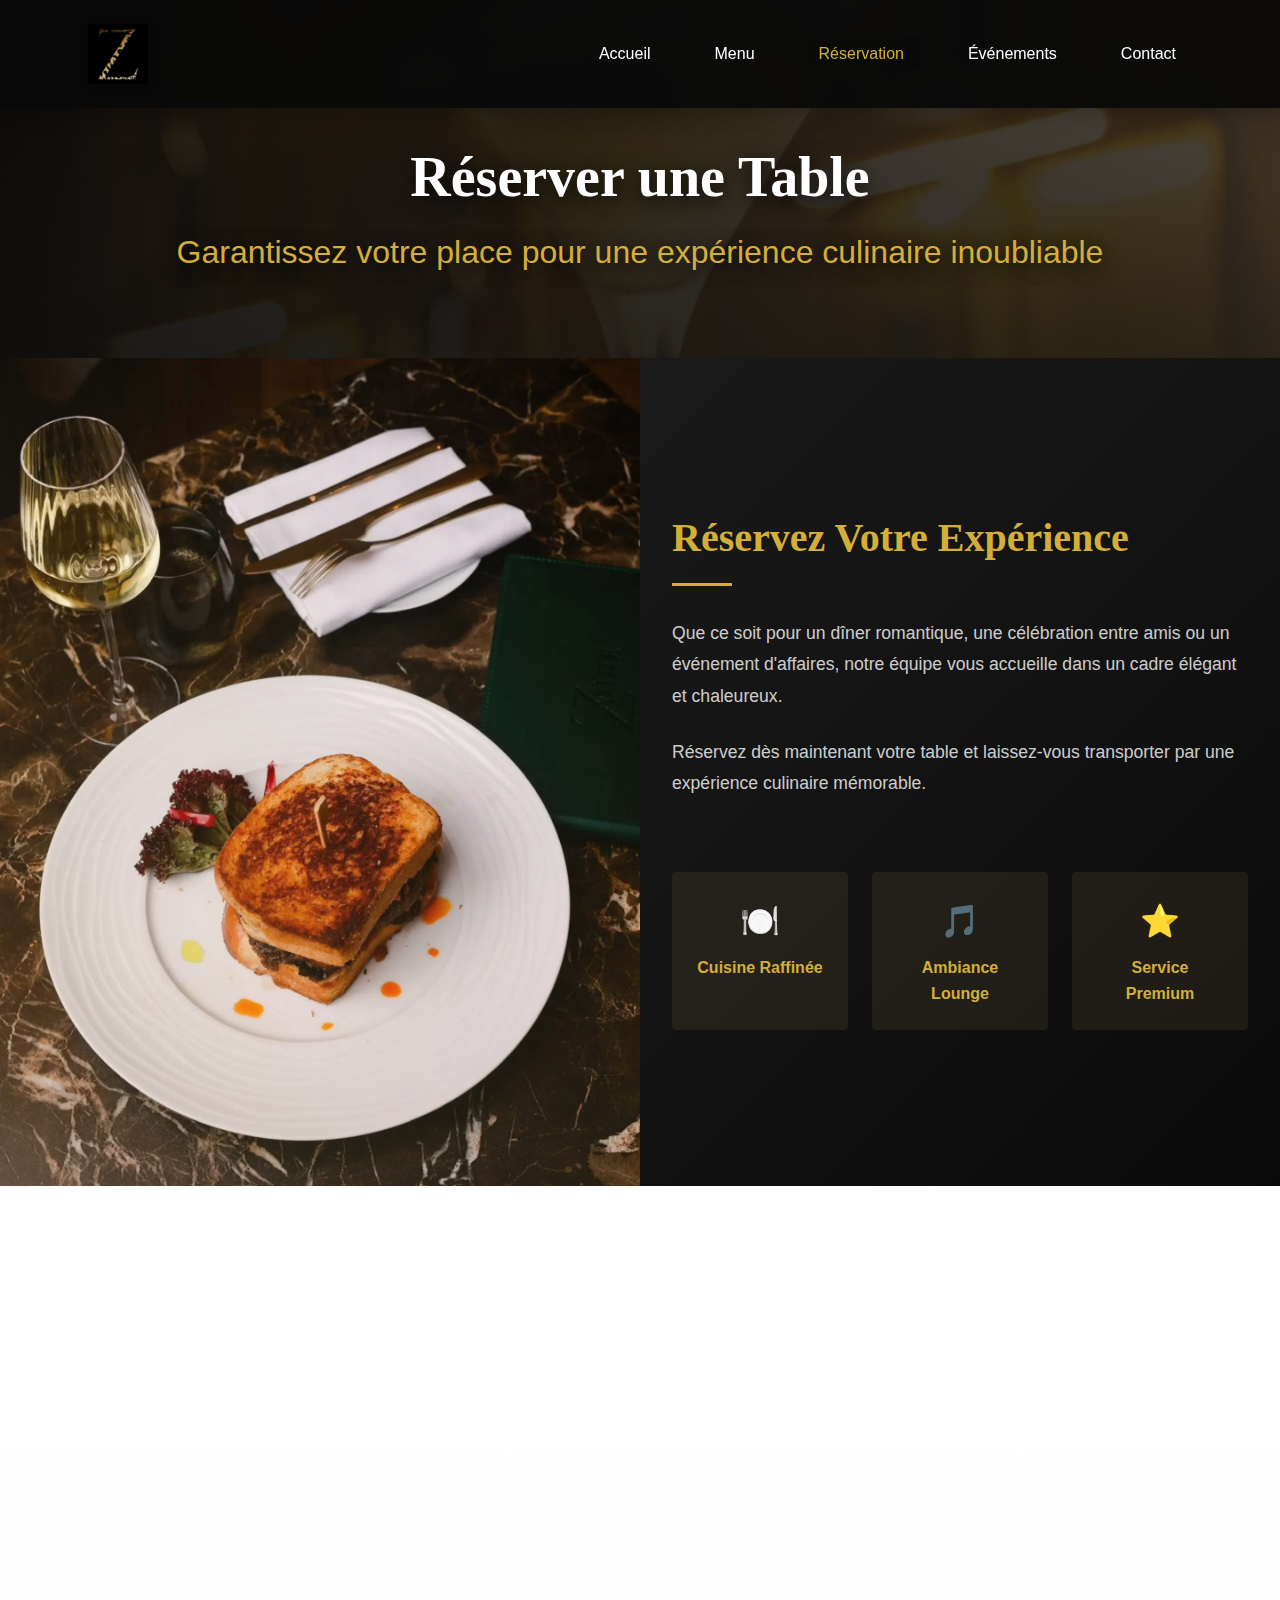
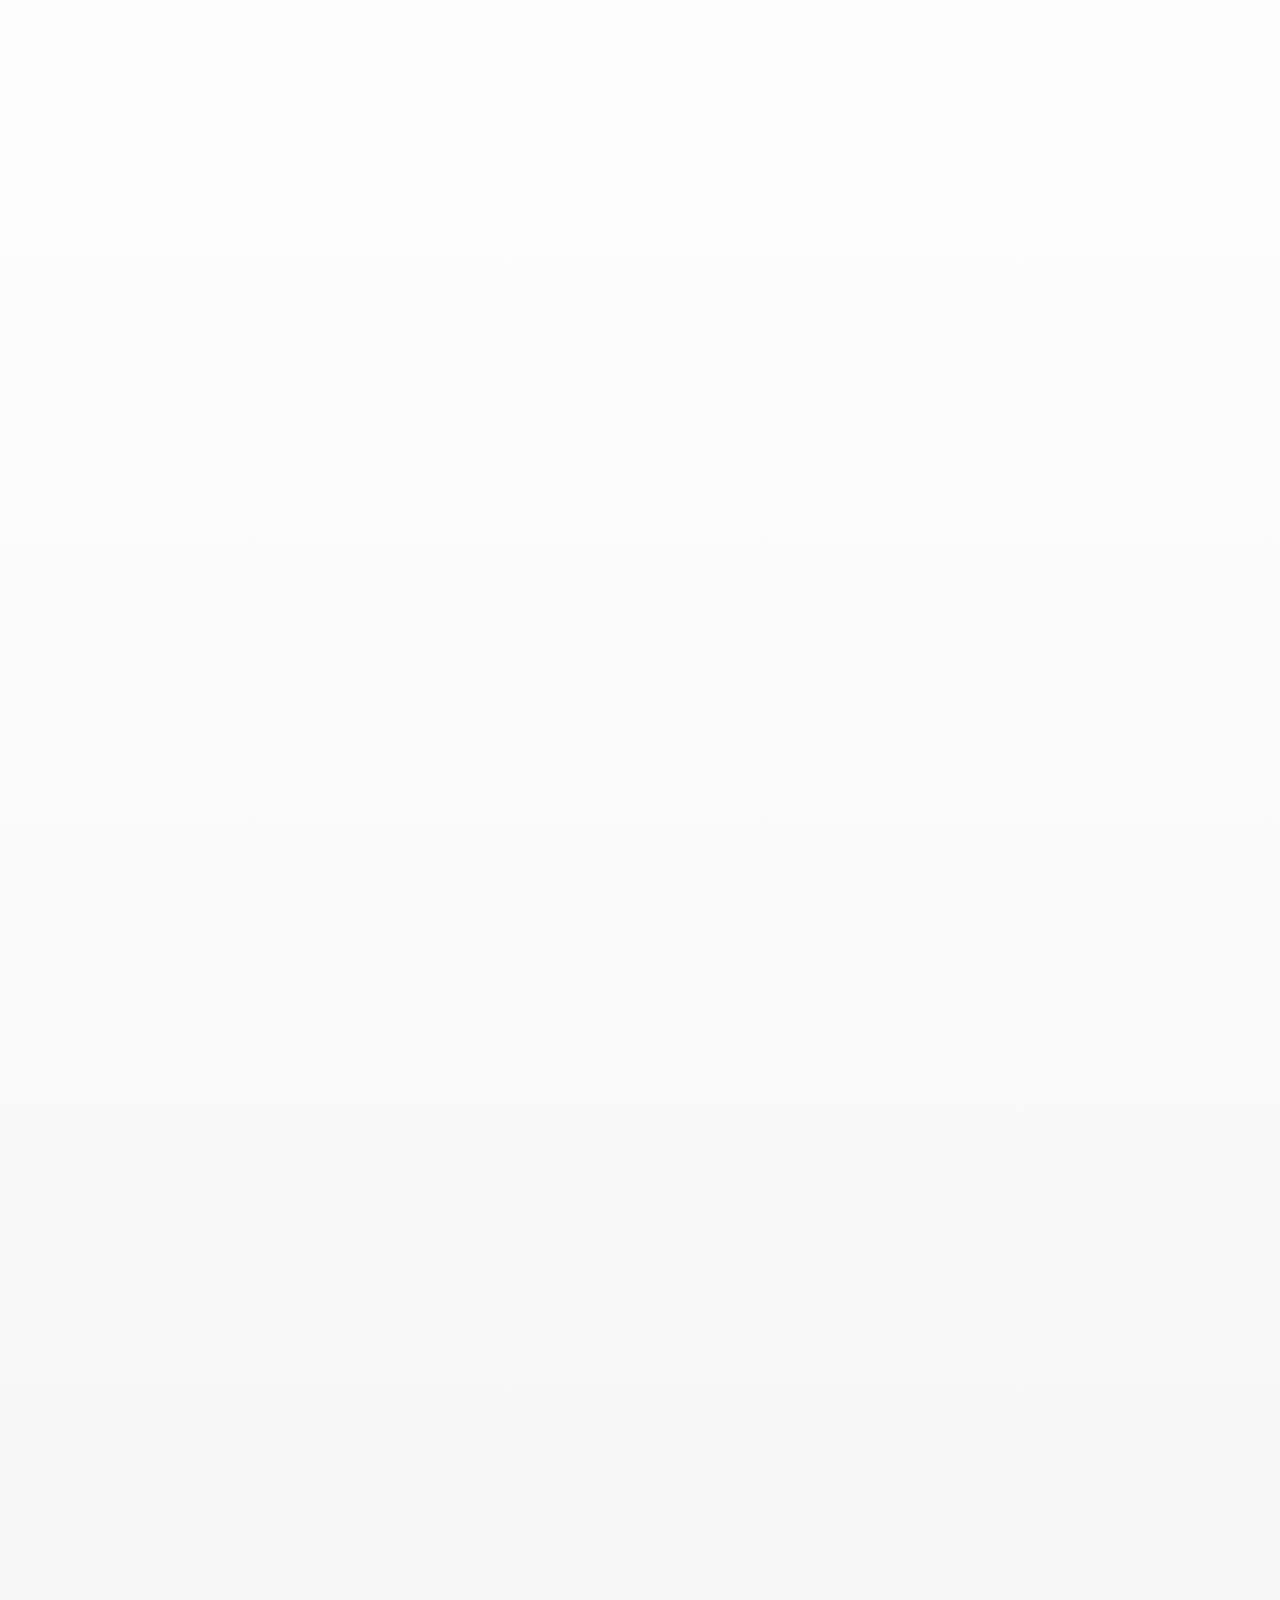
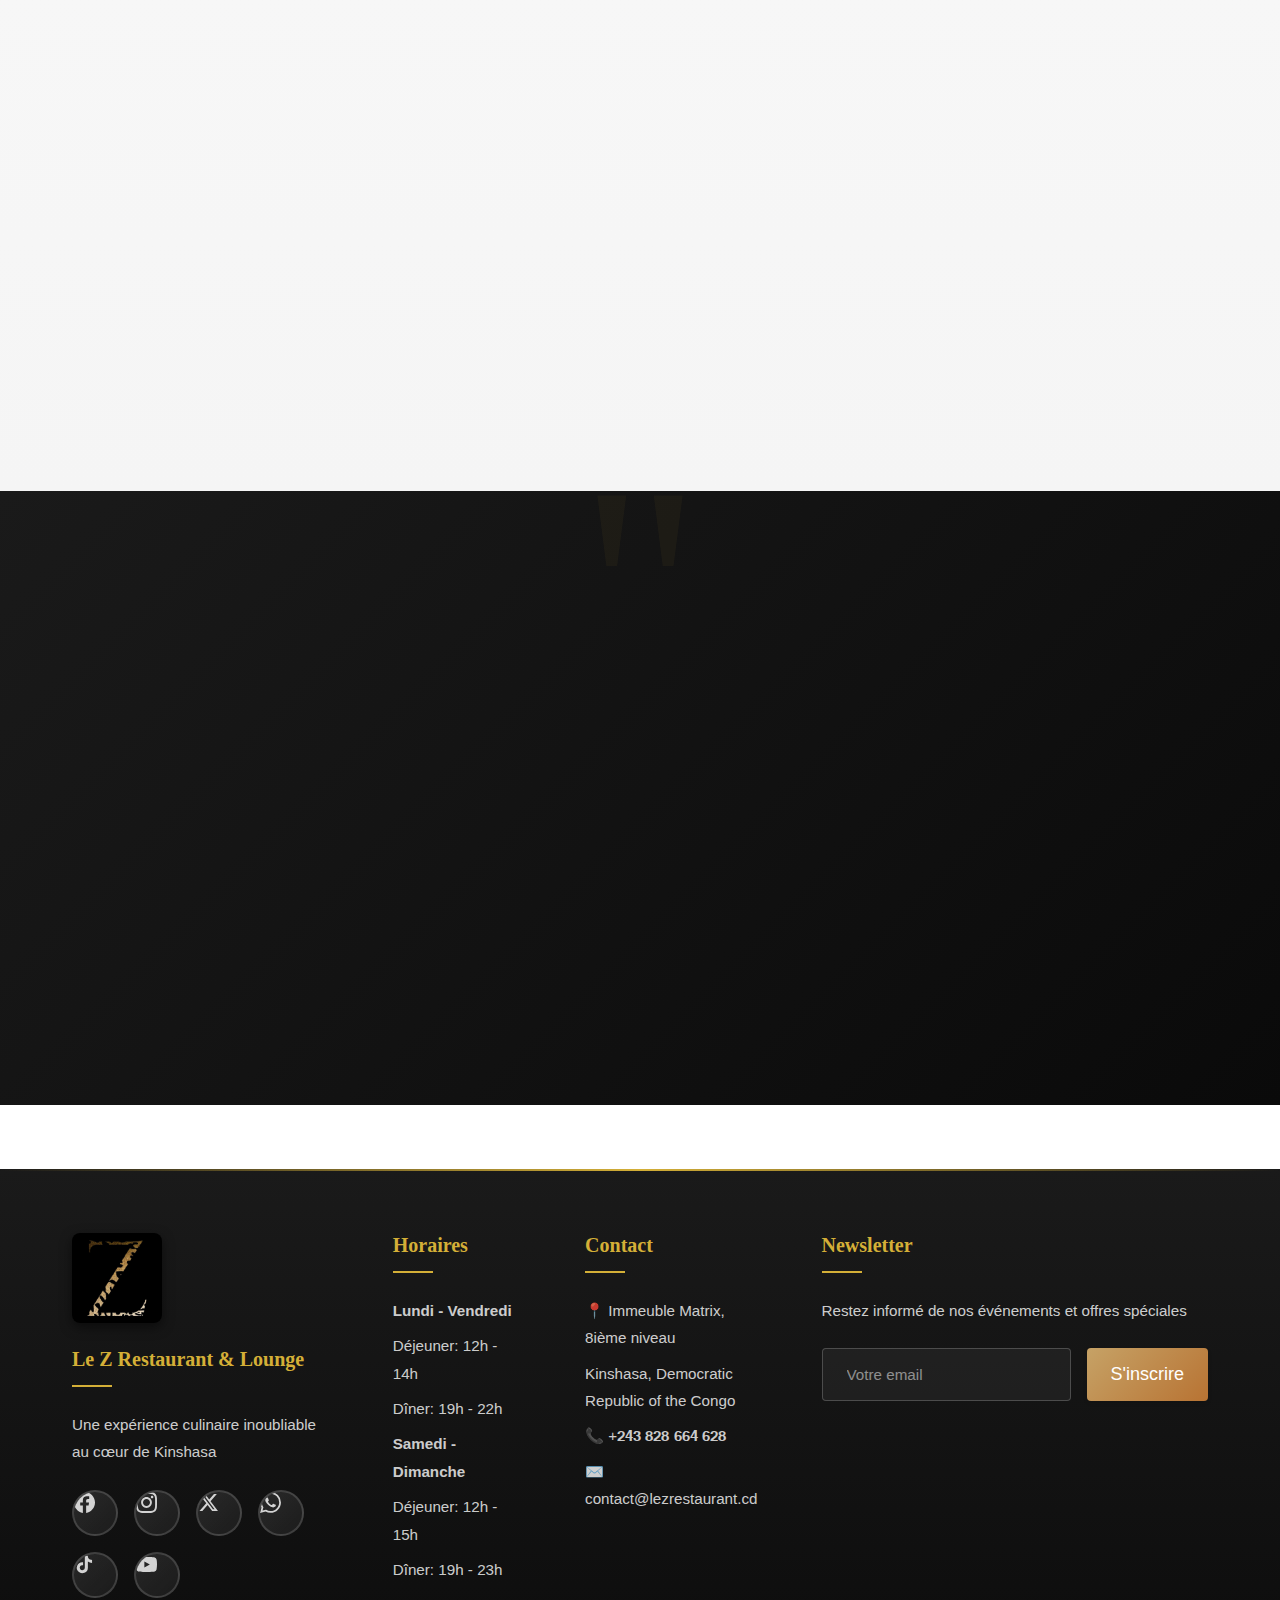
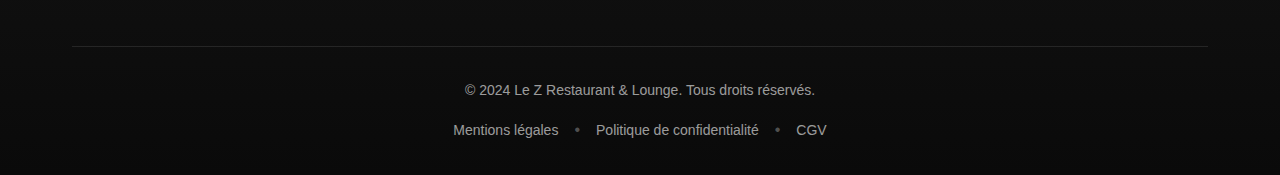
<file: reservation.html>
<!DOCTYPE html>
<html lang="fr">
<head>
  <meta charset="UTF-8">
  <meta name="viewport" content="width=device-width, initial-scale=1.0">
  <meta name="description" content="Réservez votre table en ligne. Choisissez votre date, heure et nombre de personnes.">
  <meta name="keywords" content="réservation, restaurant, table, booking">
  <meta name="author" content="Restaurant">
  
  <!-- Open Graph Meta Tags -->
  <meta property="og:title" content="Restaurant - Réservation">
  <meta property="og:description" content="Réservez votre table en ligne">
  <meta property="og:type" content="website">
  
  <title>Le Z Restaurant & Lounge - Réservation</title>
  
  <!-- Favicon -->
  <link rel="icon" type="image/x-icon" href="assets/images/ico/logo.ico">
  <link rel="shortcut icon" type="image/x-icon" href="assets/images/ico/logo.ico">
  <link rel="apple-touch-icon" href="assets/images/logo/logo.jpg">
  
  <!-- Google Fonts -->
  <link rel="preconnect" href="https://fonts.googleapis.com">
  <link rel="preconnect" href="https://fonts.gstatic.com" crossorigin>
  <link href="https://fonts.googleapis.com/css2?family=Lora:wght@400;500;600;700&family=Poppins:wght@300;400;500;600;700&display=swap" rel="stylesheet">
  
  <!-- Stylesheet -->
  <link rel="stylesheet" href="css/style.css">
  
  <!-- PWA Manifest -->
  <link rel="manifest" href="manifest.json">
  <meta name="theme-color" content="#c6a266">
  <meta name="apple-mobile-web-app-capable" content="yes">
  <meta name="apple-mobile-web-app-status-bar-style" content="black-translucent">
  <meta name="apple-mobile-web-app-title" content="Restaurant">
</head>
<body>
  <!-- Skip to main content link for accessibility -->
  <a href="#main-content" class="skip-to-main">Aller au contenu principal</a>
  
  <!-- Scripts -->
  <script src="js/main.js" defer></script>
  <script src="js/reservation.js" defer></script>
  <!-- Navigation -->
  <nav class="navbar" role="navigation" aria-label="Navigation principale">
    <div class="nav-container">
      <a href="index.html" class="logo" aria-label="Retour à l'accueil">
        <img src="assets/images/logo/logo.jpg" alt="Le Z Restaurant & Lounge Logo" class="logo-img">
      </a>
      <ul class="nav-menu" role="menubar">
        <li role="none"><a href="index.html" role="menuitem">Accueil</a></li>
        <li role="none"><a href="menu.html" role="menuitem">Menu</a></li>
        <li role="none"><a href="reservation.html" class="active" role="menuitem" aria-current="page">Réservation</a></li>
        <li role="none"><a href="blog.html" role="menuitem">Événements</a></li>
        <li role="none"><a href="contact.html" role="menuitem">Contact</a></li>
      </ul>
      <button class="hamburger" aria-label="Ouvrir le menu de navigation" aria-expanded="false" aria-controls="nav-menu">
        <span></span>
        <span></span>
        <span></span>
      </button>
    </div>
  </nav>

  <!-- Main Content -->
  <main id="main-content">
    <!-- Hero Header with Background -->
    <section class="page-header" style="background: linear-gradient(135deg, rgba(10, 10, 10, 0.8), rgba(198, 162, 102, 0.6)), url('assets/images/img/3.jpg'); background-size: cover; background-position: center; padding: calc(80px + 4rem) 0 4rem;">
      <div class="container">
        <h1 class="fade-down-scroll">Réserver une Table</h1>
        <p class="fade-up-scroll">Garantissez votre place pour une expérience culinaire inoubliable</p>
      </div>
    </section>

    <!-- Introduction Section -->
    <section class="split-section">
      <div class="split-image fade-left-scroll">
        <img src="assets/images/img/2.jpg" alt="Ambiance restaurant" loading="lazy">
        <div class="split-image-overlay"></div>
      </div>
      <div class="split-content dark fade-right-scroll">
        <h2>Réservez Votre Expérience</h2>
        <p>Que ce soit pour un dîner romantique, une célébration entre amis ou un événement d'affaires, notre équipe vous accueille dans un cadre élégant et chaleureux.</p>
        <p>Réservez dès maintenant votre table et laissez-vous transporter par une expérience culinaire mémorable.</p>
        <div style="margin-top: var(--spacing-xl); display: flex; gap: var(--spacing-md); flex-wrap: wrap;">
          <div style="flex: 1; min-width: 150px; text-align: center; padding: var(--spacing-md); background: rgba(198, 162, 102, 0.1); border-radius: var(--radius-sm);">
            <div style="font-size: 2rem; color: var(--primary-gold); margin-bottom: var(--spacing-xs);">🍽️</div>
            <div style="font-weight: 600; color: var(--primary-gold);">Cuisine Raffinée</div>
          </div>
          <div style="flex: 1; min-width: 150px; text-align: center; padding: var(--spacing-md); background: rgba(198, 162, 102, 0.1); border-radius: var(--radius-sm);">
            <div style="font-size: 2rem; color: var(--primary-gold); margin-bottom: var(--spacing-xs);">🎵</div>
            <div style="font-weight: 600; color: var(--primary-gold);">Ambiance Lounge</div>
          </div>
          <div style="flex: 1; min-width: 150px; text-align: center; padding: var(--spacing-md); background: rgba(198, 162, 102, 0.1); border-radius: var(--radius-sm);">
            <div style="font-size: 2rem; color: var(--primary-gold); margin-bottom: var(--spacing-xs);">⭐</div>
            <div style="font-weight: 600; color: var(--primary-gold);">Service Premium</div>
          </div>
        </div>
      </div>
    </section>

    <!-- Reservation Form Section -->
    <section class="reservation-section" style="background: linear-gradient(180deg, var(--neutral-white) 0%, var(--neutral-gray) 100%);">
      <div class="container">
        <div class="reservation-intro fade-up-scroll" style="text-align: center; max-width: 800px; margin: 0 auto var(--spacing-xxl);">
          <h2 style="color: var(--primary-burgundy); font-size: var(--font-size-h2); margin-bottom: var(--spacing-md);">Réservez Votre Table</h2>
          <p style="color: var(--text-light); font-size: 1.1rem; line-height: 1.8;">Remplissez le formulaire ci-dessous pour garantir votre place. Notre équipe vous contactera pour confirmer votre réservation.</p>
        </div>
        
        <div class="reservation-container">
          <form id="reservation-form" class="reservation-form fade-up-scroll" aria-label="Formulaire de réservation">
            <div class="form-row">
              <div class="form-group">
                <label for="name" class="required">Nom complet</label>
                <input 
                  type="text" 
                  id="name" 
                  name="name" 
                  class="form-control"
                  required 
                  minlength="2"
                  placeholder="Votre nom"
                  aria-describedby="name-error"
                  aria-invalid="false"
                >
                <div class="form-message error" id="name-error" role="alert" style="display: none;"></div>
              </div>

              <div class="form-group">
                <label for="email" class="required">Email</label>
                <input 
                  type="email" 
                  id="email" 
                  name="email" 
                  class="form-control"
                  required
                  placeholder="votre@email.com"
                  aria-describedby="email-error"
                  aria-invalid="false"
                >
                <div class="form-message error" id="email-error" role="alert" style="display: none;"></div>
              </div>
            </div>

            <div class="form-row">
              <div class="form-group">
                <label for="phone" class="required">Téléphone</label>
                <input 
                  type="tel" 
                  id="phone" 
                  name="phone" 
                  class="form-control"
                  required
                  pattern="[0-9]{10}"
                  placeholder="0123456789"
                  aria-describedby="phone-error"
                  aria-invalid="false"
                >
                <div class="form-message error" id="phone-error" role="alert" style="display: none;"></div>
              </div>

              <div class="form-group">
                <label for="guests" class="required">Nombre de personnes</label>
                <select id="guests" name="guests" class="form-control" required>
                  <option value="">Sélectionnez</option>
                  <option value="1">1 personne</option>
                  <option value="2">2 personnes</option>
                  <option value="3">3 personnes</option>
                  <option value="4">4 personnes</option>
                  <option value="5">5 personnes</option>
                  <option value="6">6 personnes</option>
                  <option value="7">7 personnes</option>
                  <option value="8">8 personnes</option>
                  <option value="9">9 personnes</option>
                  <option value="10">10 personnes</option>
                  <option value="more">Plus de 10 (nous contacter)</option>
                </select>
                <div class="form-message error" id="guests-error" style="display: none;"></div>
              </div>
            </div>

            <div class="form-group">
              <label for="date" class="required">Date</label>
              <input 
                type="date" 
                id="date" 
                name="date" 
                class="form-control"
                required
              >
              <div class="form-message error" id="date-error" style="display: none;"></div>
            </div>

            <div class="form-group">
              <label class="required">Choisissez votre créneau horaire</label>
              <input type="hidden" id="time" name="time" required>
              
              <div class="time-slots-section">
                <div class="time-period">
                  <h4 class="time-period-title">🌅 Déjeuner</h4>
                  <div class="time-slots-grid">
                    <button type="button" class="time-slot" data-time="12:00">12:00</button>
                    <button type="button" class="time-slot" data-time="12:30">12:30</button>
                    <button type="button" class="time-slot" data-time="13:00">13:00</button>
                    <button type="button" class="time-slot" data-time="13:30">13:30</button>
                  </div>
                </div>
                
                <div class="time-period">
                  <h4 class="time-period-title">🌙 Dîner</h4>
                  <div class="time-slots-grid">
                    <button type="button" class="time-slot" data-time="19:00">19:00</button>
                    <button type="button" class="time-slot" data-time="19:30">19:30</button>
                    <button type="button" class="time-slot" data-time="20:00">20:00</button>
                    <button type="button" class="time-slot" data-time="20:30">20:30</button>
                    <button type="button" class="time-slot" data-time="21:00">21:00</button>
                    <button type="button" class="time-slot" data-time="21:30">21:30</button>
                  </div>
                </div>
              </div>
              <div class="form-message error" id="time-error" style="display: none;"></div>
              <div class="time-slots-info" style="margin-top: var(--spacing-md);">
                Les créneaux grisés sont déjà réservés. Sélectionnez un créneau disponible.
              </div>
            </div>

            <div class="form-group">
              <label for="message">Message (optionnel)</label>
              <textarea 
                id="message" 
                name="message" 
                class="form-control"
                rows="4"
                placeholder="Allergies, préférences, occasion spéciale..."
              ></textarea>
            </div>

            <button type="submit" class="btn btn-primary" style="width: 100%; padding: var(--spacing-md); font-size: 1.125rem; font-weight: 600;">Confirmer la réservation</button>
          </form>

          <!-- Confirmation Message -->
          <div id="confirmation-message" style="display: none;">
            <div>
              <h2>Réservation confirmée !</h2>
              <p>Merci pour votre réservation. Nous avons hâte de vous accueillir.</p>
              <div id="reservation-details" style="background-color: var(--neutral-gray); padding: var(--spacing-lg); border-radius: var(--radius-md); margin: var(--spacing-lg) 0; text-align: left;">
                <!-- Reservation details will be inserted here by JavaScript -->
              </div>
              <p style="color: var(--text-light); font-size: 0.95rem;">Un email de confirmation vous a été envoyé à l'adresse indiquée.</p>
              <button class="btn btn-primary" id="new-reservation">Nouvelle réservation</button>
            </div>
          </div>
        </div>

        <!-- Reservation Info -->
        <div class="reservation-info-grid">
          <div class="info-card-modern fade-up-scroll">
            <div class="info-icon">🕐</div>
            <h3>Horaires de service</h3>
            <div class="info-divider"></div>
            <p><strong>Déjeuner</strong></p>
            <p class="info-time">12h00 - 14h00</p>
            <p><strong>Dîner</strong></p>
            <p class="info-time">19h00 - 22h00</p>
          </div>
          
          <div class="info-card-modern fade-up-scroll">
            <div class="info-icon">📋</div>
            <h3>Politique d'annulation</h3>
            <div class="info-divider"></div>
            <p>Annulation gratuite jusqu'à <strong>24h</strong> avant la réservation.</p>
            <p style="margin-top: var(--spacing-sm); color: var(--primary-gold); font-size: 0.9rem;">Modification possible par téléphone</p>
          </div>
          
          <div class="info-card-modern fade-up-scroll">
            <div class="info-icon">👥</div>
            <h3>Groupes & Événements</h3>
            <div class="info-divider"></div>
            <p>Pour les groupes de <strong>plus de 10 personnes</strong>, veuillez nous contacter directement.</p>
            <p style="margin-top: var(--spacing-sm); color: var(--primary-gold); font-size: 0.9rem;">Événements privés disponibles</p>
          </div>
        </div>
      </div>
    </section>

    <!-- Testimonials Section -->
    <section class="testimonials-section">
      <div class="container">
        <h2 class="fade-up-scroll">Ils Ont Réservé Chez Nous</h2>
        <div class="testimonials-container">
          <div class="testimonial-card fade-up-scroll">
            <p class="testimonial-text">"Réservation facile et accueil chaleureux. Le service était impeccable et l'ambiance parfaite pour notre anniversaire de mariage. Nous reviendrons sans hésiter!"</p>
            <div class="testimonial-author">
              <div class="author-info">
                <h4>Sophie & Marc</h4>
                <p>Anniversaire de mariage</p>
                <div class="testimonial-rating">★★★★★</div>
              </div>
            </div>
          </div>
          <div class="testimonial-card fade-up-scroll">
            <p class="testimonial-text">"Une soirée exceptionnelle du début à la fin. La réservation en ligne est très pratique et l'équipe a été aux petits soins pour notre groupe de 8 personnes."</p>
            <div class="testimonial-author">
              <div class="author-info">
                <h4>Thomas Mukendi</h4>
                <p>Dîner d'affaires</p>
                <div class="testimonial-rating">★★★★★</div>
              </div>
            </div>
          </div>
        </div>
      </div>
    </section>
  </main>

  <!-- Footer -->
  <footer class="footer">
    <div class="container">
      <div class="footer-content">
        <div class="footer-section">
          <div class="footer-logo">
            <img src="assets/images/logo/logo.jpg" alt="Le Z Restaurant & Lounge Logo">
          </div>
          <h3>Le Z Restaurant & Lounge</h3>
          <p>Une expérience culinaire inoubliable au cœur de Kinshasa</p>
          <div class="footer-social">
            <a href="https://facebook.com/lezrestaurant" target="_blank" rel="noopener noreferrer" aria-label="Suivez-nous sur Facebook" class="social-link" title="Facebook">
              <svg width="24" height="24" viewBox="0 0 24 24" fill="currentColor" xmlns="http://www.w3.org/2000/svg">
                <path d="M24 12.073c0-6.627-5.373-12-12-12s-12 5.373-12 12c0 5.99 4.388 10.954 10.125 11.854v-8.385H7.078v-3.47h3.047V9.43c0-3.007 1.792-4.669 4.533-4.669 1.312 0 2.686.235 2.686.235v2.953H15.83c-1.491 0-1.956.925-1.956 1.874v2.25h3.328l-.532 3.47h-2.796v8.385C19.612 23.027 24 18.062 24 12.073z"/>
              </svg>
            </a>
            <a href="https://instagram.com/lezrestaurant" target="_blank" rel="noopener noreferrer" aria-label="Suivez-nous sur Instagram" class="social-link" title="Instagram">
              <svg width="24" height="24" viewBox="0 0 24 24" fill="currentColor" xmlns="http://www.w3.org/2000/svg">
                <path d="M12 2.163c3.204 0 3.584.012 4.85.07 3.252.148 4.771 1.691 4.919 4.919.058 1.265.069 1.645.069 4.849 0 3.205-.012 3.584-.069 4.849-.149 3.225-1.664 4.771-4.919 4.919-1.266.058-1.644.07-4.85.07-3.204 0-3.584-.012-4.849-.07-3.26-.149-4.771-1.699-4.919-4.92-.058-1.265-.07-1.644-.07-4.849 0-3.204.013-3.583.07-4.849.149-3.227 1.664-4.771 4.919-4.919 1.266-.057 1.645-.069 4.849-.069zm0-2.163c-3.259 0-3.667.014-4.947.072-4.358.2-6.78 2.618-6.98 6.98-.059 1.281-.073 1.689-.073 4.948 0 3.259.014 3.668.072 4.948.2 4.358 2.618 6.78 6.98 6.98 1.281.058 1.689.072 4.948.072 3.259 0 3.668-.014 4.948-.072 4.354-.2 6.782-2.618 6.979-6.98.059-1.28.073-1.689.073-4.948 0-3.259-.014-3.667-.072-4.947-.196-4.354-2.617-6.78-6.979-6.98-1.281-.059-1.69-.073-4.949-.073zm0 5.838c-3.403 0-6.162 2.759-6.162 6.162s2.759 6.163 6.162 6.163 6.162-2.759 6.162-6.163c0-3.403-2.759-6.162-6.162-6.162zm0 10.162c-2.209 0-4-1.79-4-4 0-2.209 1.791-4 4-4s4 1.791 4 4c0 2.21-1.791 4-4 4zm6.406-11.845c-.796 0-1.441.645-1.441 1.44s.645 1.44 1.441 1.44c.795 0 1.439-.645 1.439-1.44s-.644-1.44-1.439-1.44z"/>
              </svg>
            </a>
            <a href="https://twitter.com/lezrestaurant" target="_blank" rel="noopener noreferrer" aria-label="Suivez-nous sur Twitter/X" class="social-link" title="Twitter/X">
              <svg width="24" height="24" viewBox="0 0 24 24" fill="currentColor" xmlns="http://www.w3.org/2000/svg">
                <path d="M18.244 2.25h3.308l-7.227 8.26 8.502 11.24H16.17l-5.214-6.817L4.99 21.75H1.68l7.73-8.835L1.254 2.25H8.08l4.713 6.231zm-1.161 17.52h1.833L7.084 4.126H5.117z"/>
              </svg>
            </a>
            <a href="https://wa.me/243828664628" target="_blank" rel="noopener noreferrer" aria-label="Contactez-nous sur WhatsApp" class="social-link" title="WhatsApp">
              <svg width="24" height="24" viewBox="0 0 24 24" fill="currentColor" xmlns="http://www.w3.org/2000/svg">
                <path d="M17.472 14.382c-.297-.149-1.758-.867-2.03-.967-.273-.099-.471-.148-.67.15-.197.297-.767.966-.94 1.164-.173.199-.347.223-.644.075-.297-.15-1.255-.463-2.39-1.475-.883-.788-1.48-1.761-1.653-2.059-.173-.297-.018-.458.13-.606.134-.133.298-.347.446-.52.149-.174.198-.298.298-.497.099-.198.05-.371-.025-.52-.075-.149-.669-1.612-.916-2.207-.242-.579-.487-.5-.669-.51-.173-.008-.371-.01-.57-.01-.198 0-.52.074-.792.372-.272.297-1.04 1.016-1.04 2.479 0 1.462 1.065 2.875 1.213 3.074.149.198 2.096 3.2 5.077 4.487.709.306 1.262.489 1.694.625.712.227 1.36.195 1.871.118.571-.085 1.758-.719 2.006-1.413.248-.694.248-1.289.173-1.413-.074-.124-.272-.198-.57-.347m-5.421 7.403h-.004a9.87 9.87 0 01-5.031-1.378l-.361-.214-3.741.982.998-3.648-.235-.374a9.86 9.86 0 01-1.51-5.26c.001-5.45 4.436-9.884 9.888-9.884 2.64 0 5.122 1.03 6.988 2.898a9.825 9.825 0 012.893 6.994c-.003 5.45-4.437 9.884-9.885 9.884m8.413-18.297A11.815 11.815 0 0012.05 0C5.495 0 .16 5.335.157 11.892c0 2.096.547 4.142 1.588 5.945L.057 24l6.305-1.654a11.882 11.882 0 005.683 1.448h.005c6.554 0 11.89-5.335 11.893-11.893a11.821 11.821 0 00-3.48-8.413z"/>
              </svg>
            </a>
            <a href="https://www.tiktok.com/@lezrestaurant" target="_blank" rel="noopener noreferrer" aria-label="Suivez-nous sur TikTok" class="social-link" title="TikTok">
              <svg width="24" height="24" viewBox="0 0 24 24" fill="currentColor" xmlns="http://www.w3.org/2000/svg">
                <path d="M19.59 6.69a4.83 4.83 0 01-3.77-4.25V2h-3.45v13.67a2.89 2.89 0 01-5.2 1.74 2.89 2.89 0 012.31-4.64 2.93 2.93 0 01.88.13V9.4a6.84 6.84 0 00-1-.05A6.33 6.33 0 005 20.1a6.34 6.34 0 0010.86-4.43v-7a8.16 8.16 0 004.77 1.52v-3.4a4.85 4.85 0 01-1-.1z"/>
              </svg>
            </a>
            <a href="https://www.youtube.com/@lezrestaurant" target="_blank" rel="noopener noreferrer" aria-label="Abonnez-vous sur YouTube" class="social-link" title="YouTube">
              <svg width="24" height="24" viewBox="0 0 24 24" fill="currentColor" xmlns="http://www.w3.org/2000/svg">
                <path d="M23.498 6.186a3.016 3.016 0 0 0-2.122-2.136C19.505 3.545 12 3.545 12 3.545s-7.505 0-9.377.505A3.017 3.017 0 0 0 .502 6.186C0 8.07 0 12 0 12s0 3.93.502 5.814a3.016 3.016 0 0 0 2.122 2.136c1.871.505 9.376.505 9.376.505s7.505 0 9.377-.505a3.015 3.015 0 0 0 2.122-2.136C24 15.93 24 12 24 12s0-3.93-.502-5.814zM9.545 15.568V8.432L15.818 12l-6.273 3.568z"/>
              </svg>
            </a>
          </div>
        </div>
        <div class="footer-section">
          <h3>Horaires</h3>
          <p><strong>Lundi - Vendredi</strong></p>
          <p>Déjeuner: 12h - 14h</p>
          <p>Dîner: 19h - 22h</p>
          <p><strong>Samedi - Dimanche</strong></p>
          <p>Déjeuner: 12h - 15h</p>
          <p>Dîner: 19h - 23h</p>
        </div>
        <div class="footer-section">
          <h3>Contact</h3>
          <p>📍 Immeuble Matrix, 8ième niveau</p>
          <p>Kinshasa, Democratic Republic of the Congo</p>
          <p>📞 <a href="tel:+𝟐𝟒𝟑𝟖𝟐𝟖𝟔𝟔𝟒𝟔𝟐𝟖">+𝟐𝟒𝟑 𝟖𝟐𝟖 𝟔𝟔𝟒 𝟔𝟐𝟖</a></p>
          <p>✉️ <a href="mailto:contact@lezrestaurant.cd">contact@lezrestaurant.cd</a></p>
        </div>
        <div class="footer-section">
          <h3>Newsletter</h3>
          <p>Restez informé de nos événements et offres spéciales</p>
          <form class="newsletter-form" id="newsletter-form">
            <input type="email" placeholder="Votre email" required aria-label="Email pour newsletter">
            <button type="submit" class="btn btn-primary">S'inscrire</button>
          </form>
        </div>
      </div>
      <div class="footer-bottom">
        <p>&copy; 2024 Le Z Restaurant & Lounge. Tous droits réservés.</p>
        <div class="footer-links">
          <a href="#">Mentions légales</a>
          <span>•</span>
          <a href="#">Politique de confidentialité</a>
          <span>•</span>
          <a href="#">CGV</a>
        </div>
      </div>
    </div>
  </footer>
</body>
</html>
</file>
<file: css/style.css>
/* Restaurant Website Styles */
/* This file will contain all styles for the website */

/* ===================================
   CSS Variables & Design System
   =================================== */

:root {
  /* Color Palette - Inspired by modern bar/lounge design */
  --primary-burgundy: #c6a266;
  --primary-gold: #d4af37;
  --accent-copper: #b87333;
  --neutral-black: #0a0a0a;
  --neutral-dark: #1a1a1a;
  --neutral-white: #ffffff;
  --neutral-gray: #f5f5f5;
  --neutral-dark-gray: #2a2a2a;
  --text-dark: #333333;
  --text-light: #666666;
  --error-red: #dc3545;
  --success-green: #28a745;
  
  /* Typography */
  --font-heading: 'Lora', serif;
  --font-body: 'Poppins', sans-serif;
  
  /* Font Sizes - Responsive with clamp */
  --font-size-h1: clamp(2rem, 5vw, 3.5rem);
  --font-size-h2: clamp(1.5rem, 4vw, 2.5rem);
  --font-size-h3: clamp(1.25rem, 3vw, 2rem);
  --font-size-body: clamp(1rem, 2vw, 1.125rem);
  --font-size-small: 0.875rem;
  
  /* Spacing System */
  --spacing-xs: 0.5rem;
  --spacing-sm: 1rem;
  --spacing-md: 1.5rem;
  --spacing-lg: 2rem;
  --spacing-xl: 3rem;
  --spacing-xxl: 4rem;
  
  /* Transitions */
  --transition-fast: 0.2s ease;
  --transition-normal: 0.3s ease;
  --transition-slow: 0.5s ease;
  
  /* Shadows */
  --shadow-sm: 0 2px 4px rgba(0, 0, 0, 0.1);
  --shadow-md: 0 4px 12px rgba(0, 0, 0, 0.15);
  --shadow-lg: 0 8px 24px rgba(0, 0, 0, 0.2);
  
  /* Border Radius */
  --radius-sm: 4px;
  --radius-md: 8px;
  --radius-lg: 12px;
  
  /* Z-index Scale */
  --z-dropdown: 1000;
  --z-sticky: 1020;
  --z-fixed: 1030;
  --z-modal-backdrop: 1040;
  --z-modal: 1050;
  --z-tooltip: 1060;
}

/* ===================================
   Base Styles & Reset
   =================================== */

* {
  margin: 0;
  padding: 0;
  box-sizing: border-box;
}

html {
  scroll-behavior: smooth;
  font-size: 16px;
}

body {
  font-family: var(--font-body);
  color: var(--text-dark);
  line-height: 1.6;
  background-color: var(--neutral-white);
  min-height: 100vh;
}

/* Skip to main content link for accessibility */
.skip-to-main {
  position: absolute;
  top: -100px;
  left: 0;
  background-color: var(--primary-burgundy);
  color: var(--neutral-white);
  padding: var(--spacing-sm) var(--spacing-md);
  text-decoration: none;
  z-index: 9999;
  transition: top var(--transition-fast);
  font-weight: 600;
}

/* Typography */
h1, h2, h3, h4, h5, h6 {
  font-family: var(--font-heading);
  font-weight: 600;
  line-height: 1.2;
  margin-bottom: var(--spacing-md);
}

h1 { font-size: var(--font-size-h1); }
h2 { font-size: var(--font-size-h2); }
h3 { font-size: var(--font-size-h3); }

p {
  margin-bottom: var(--spacing-sm);
  font-size: var(--font-size-body);
}

a {
  text-decoration: none;
  color: inherit;
  transition: color var(--transition-normal);
}

img {
  max-width: 100%;
  height: auto;
  display: block;
}

/* ===================================
   Accessibility Styles
   =================================== */

/* Skip to main content link - hidden until focused */
.skip-to-main {
  position: absolute;
  top: -100px;
  left: 0;
  background-color: var(--primary-burgundy);
  color: var(--neutral-white);
  padding: var(--spacing-sm) var(--spacing-md);
  text-decoration: none;
  font-weight: 600;
  z-index: var(--z-tooltip);
  transition: top var(--transition-fast);
}

.skip-to-main:focus {
  top: 0;
  outline: 3px solid var(--primary-gold);
  outline-offset: 2px;
}

/* Focus visible styles for better keyboard navigation */
*:focus-visible {
  outline: 2px solid var(--primary-gold);
  outline-offset: 2px;
}

/* Remove default focus outline for mouse users */
*:focus:not(:focus-visible) {
  outline: none;
}

/* ===================================
   Responsive Breakpoints
   Mobile: 320px - 767px (default)
   Tablet: 768px - 1023px
   Desktop: 1024px+
   =================================== */

/* Base Mobile-First Responsive Adjustments */
@media (max-width: 767px) {
  :root {
    --font-size-h1: 2rem;
    --font-size-h2: 1.5rem;
    --font-size-h3: 1.25rem;
    --spacing-xxl: 3rem;
  }
  
  /* Ensure all interactive elements meet minimum touch target size */
  button, a, input, select, textarea, .btn, .carousel-btn, .carousel-indicator {
    min-height: 44px;
    min-width: 44px;
  }
  
  /* Improve text readability on small screens */
  body {
    font-size: 16px;
    line-height: 1.6;
  }
  
  /* Better spacing for mobile */
  .container {
    padding: 0 1rem;
  }
  
  /* Optimize images for mobile */
  img {
    max-width: 100%;
    height: auto;
  }
}


/* ===================================
   Navigation Styles
   =================================== */

.navbar {
  position: fixed;
  top: 0;
  left: 0;
  width: 100%;
  background-color: rgba(10, 10, 10, 0.95);
  backdrop-filter: blur(10px);
  box-shadow: 0 2px 20px rgba(0, 0, 0, 0.3);
  z-index: var(--z-fixed);
  transition: all var(--transition-normal);
}

.navbar.scrolled {
  background-color: rgba(10, 10, 10, 0.98);
  box-shadow: 0 4px 30px rgba(0, 0, 0, 0.5);
}

.nav-container {
  max-width: 1200px;
  margin: 0 auto;
  padding: var(--spacing-sm) var(--spacing-md);
  display: flex;
  justify-content: space-between;
  align-items: center;
}

.logo {
  display: flex;
  align-items: center;
  transition: all var(--transition-normal);
}

.logo-img {
  height: 50px;
  width: auto;
  border-radius: var(--radius-sm);
  transition: transform var(--transition-normal);
  box-shadow: 0 2px 8px rgba(0, 0, 0, 0.3);
}

.logo:hover .logo-img {
  transform: scale(1.08);
  box-shadow: 0 4px 12px rgba(198, 162, 102, 0.4);
}

.nav-menu {
  display: flex;
  list-style: none;
  gap: var(--spacing-lg);
  align-items: center;
}

.nav-menu li a {
  color: var(--neutral-white);
  font-weight: 500;
  padding: var(--spacing-xs) var(--spacing-sm);
  border-radius: var(--radius-sm);
  transition: all var(--transition-normal);
  position: relative;
}

.nav-menu li a::after {
  content: '';
  position: absolute;
  bottom: 0;
  left: 50%;
  transform: translateX(-50%);
  width: 0;
  height: 2px;
  background-color: var(--primary-gold);
  transition: width var(--transition-normal);
}

.nav-menu li a:hover {
  color: var(--primary-gold);
}

.nav-menu li a:hover::after {
  width: 80%;
}

.nav-menu li a.active {
  color: var(--primary-gold);
  background-color: rgba(0, 0, 0, 0.1);
}

/* Hamburger Menu */
.hamburger {
  display: none;
  flex-direction: column;
  cursor: pointer;
  gap: 5px;
  z-index: var(--z-tooltip);
  background: none;
  border: none;
  padding: 0;
}

.hamburger:focus {
  outline: 2px solid var(--primary-gold);
  outline-offset: 4px;
}

.hamburger span {
  width: 25px;
  height: 3px;
  background-color: var(--neutral-white);
  border-radius: 2px;
  transition: all var(--transition-normal);
}

.hamburger.active span:nth-child(1) {
  transform: rotate(45deg) translate(8px, 8px);
}

.hamburger.active span:nth-child(2) {
  opacity: 0;
}

.hamburger.active span:nth-child(3) {
  transform: rotate(-45deg) translate(7px, -7px);
}

/* Mobile Navigation - Tablet and below (max-width: 767px) */
@media (max-width: 767px) {
  .nav-container {
    padding: 0.75rem 1rem;
  }
  
  .logo-img {
    height: 40px;
  }
  
  .hamburger {
    display: flex;
    padding: var(--spacing-xs);
    /* Increase touch target */
    min-width: 48px;
    min-height: 48px;
    justify-content: center;
    align-items: center;
  }
  
  .nav-menu {
    position: fixed;
    top: 0;
    right: -100%;
    width: 70%;
    max-width: 300px;
    height: 100vh;
    background-color: var(--neutral-black);
    flex-direction: column;
    justify-content: center;
    align-items: center;
    gap: var(--spacing-xl);
    transition: right var(--transition-slow);
    box-shadow: var(--shadow-lg);
    overflow-y: auto;
    -webkit-overflow-scrolling: touch;
  }
  
  .nav-menu.active {
    right: 0;
  }
  
  .nav-menu li {
    width: 100%;
    text-align: center;
  }
  
  .nav-menu li a {
    font-size: 1.25rem;
    display: block;
    width: 100%;
    /* Ensure minimum touch target size */
    min-height: 48px;
    display: flex;
    align-items: center;
    justify-content: center;
  }
  
  .nav-menu li a::after {
    display: none;
  }
  
  /* Overlay for mobile menu */
  .nav-menu.active::before {
    content: '';
    position: fixed;
    top: 0;
    left: 0;
    right: 30%;
    bottom: 0;
    background-color: rgba(0, 0, 0, 0.5);
    z-index: -1;
  }
}

/* Tablet Navigation (768px - 1023px) */
@media (min-width: 768px) and (max-width: 1023px) {
  .nav-container {
    padding: var(--spacing-sm) var(--spacing-lg);
  }
  
  .nav-menu {
    gap: var(--spacing-md);
  }
}

/* Desktop Navigation (1024px+) */
@media (min-width: 1024px) {
  .nav-container {
    padding: var(--spacing-md) var(--spacing-xl);
  }
}


/* ===================================
   Hero Section Styles
   =================================== */

.hero {
  position: relative;
  width: 100%;
  height: 100vh;
  min-height: 600px;
  display: flex;
  align-items: center;
  justify-content: center;
  background-size: cover;
  background-position: center;
  background-repeat: no-repeat;
  background-attachment: fixed;
  overflow: hidden;
}

.hero::before {
  content: '';
  position: absolute;
  top: 0;
  left: 0;
  right: 0;
  bottom: 0;
  background: linear-gradient(
    180deg,
    rgba(10, 10, 10, 0.4) 0%,
    rgba(10, 10, 10, 0.8) 100%
  );
  z-index: 1;
}

.hero-overlay {
  position: absolute;
  top: 0;
  left: 0;
  width: 100%;
  height: 100%;
  background: radial-gradient(
    ellipse at center,
    rgba(212, 175, 55, 0.15) 0%,
    rgba(10, 10, 10, 0.6) 70%
  );
  z-index: 1;
  animation: pulseGlow 8s ease-in-out infinite;
}

@keyframes pulseGlow {
  0%, 100% { opacity: 1; }
  50% { opacity: 0.8; }
}

.hero-content {
  position: relative;
  z-index: 2;
  text-align: center;
  color: var(--neutral-white);
  padding: var(--spacing-lg);
  max-width: 800px;
  animation: fadeInUp 1s ease-out;
}

.hero-title {
  font-size: var(--font-size-h1);
  margin-bottom: var(--spacing-md);
  color: var(--neutral-white);
  text-shadow: 2px 2px 8px rgba(0, 0, 0, 0.5);
}

.hero-subtitle {
  font-size: var(--font-size-h3);
  margin-bottom: var(--spacing-xl);
  color: var(--primary-gold);
  font-weight: 300;
  text-shadow: 1px 1px 4px rgba(0, 0, 0, 0.5);
}

/* ===================================
   Restaurant Presentation Section
   =================================== */

.presentation-section {
  padding: var(--spacing-xxl) var(--spacing-md);
  background-color: var(--neutral-white);
}

.presentation-container {
  max-width: 1200px;
  margin: 0 auto;
  display: grid;
  grid-template-columns: 1fr;
  gap: var(--spacing-xl);
  align-items: center;
}

.presentation-content {
  animation: fadeIn 1s ease-out;
}

.presentation-content h2 {
  color: var(--primary-burgundy);
  margin-bottom: var(--spacing-md);
}

.presentation-content p {
  color: var(--text-light);
  line-height: 1.8;
  margin-bottom: var(--spacing-md);
}

.presentation-image {
  position: relative;
  border-radius: var(--radius-lg);
  overflow: hidden;
  box-shadow: var(--shadow-lg);
  animation: fadeIn 1s ease-out 0.3s backwards;
}

.presentation-image img {
  width: 100%;
  height: auto;
  object-fit: cover;
  transition: transform var(--transition-slow);
}

.presentation-image:hover img {
  transform: scale(1.05);
}

/* ===================================
   Animations & Keyframes
   =================================== */

/* Fade In Animation */
@keyframes fadeIn {
  from {
    opacity: 0;
    transform: translateY(20px);
  }
  to {
    opacity: 1;
    transform: translateY(0);
  }
}

/* Fade In Up Animation */
@keyframes fadeInUp {
  from {
    opacity: 0;
    transform: translateY(40px);
  }
  to {
    opacity: 1;
    transform: translateY(0);
  }
}

/* Fade In Down Animation */
@keyframes fadeInDown {
  from {
    opacity: 0;
    transform: translateY(-40px);
  }
  to {
    opacity: 1;
    transform: translateY(0);
  }
}

/* Fade In Left Animation */
@keyframes fadeInLeft {
  from {
    opacity: 0;
    transform: translateX(-40px);
  }
  to {
    opacity: 1;
    transform: translateX(0);
  }
}

/* Fade In Right Animation */
@keyframes fadeInRight {
  from {
    opacity: 0;
    transform: translateX(40px);
  }
  to {
    opacity: 1;
    transform: translateX(0);
  }
}

/* Slide In Animation */
@keyframes slideIn {
  from {
    transform: translateX(-100%);
  }
  to {
    transform: translateX(0);
  }
}

/* Slide In Right Animation */
@keyframes slideInRight {
  from {
    transform: translateX(100%);
  }
  to {
    transform: translateX(0);
  }
}

/* Pulse Animation */
@keyframes pulse {
  0%, 100% {
    transform: scale(1);
  }
  50% {
    transform: scale(1.05);
  }
}

/* Bounce Animation */
@keyframes bounce {
  0%, 20%, 50%, 80%, 100% {
    transform: translateY(0);
  }
  40% {
    transform: translateY(-20px);
  }
  60% {
    transform: translateY(-10px);
  }
}

/* Zoom In Animation */
@keyframes zoomIn {
  from {
    opacity: 0;
    transform: scale(0.8);
  }
  to {
    opacity: 1;
    transform: scale(1);
  }
}

/* Rotate In Animation */
@keyframes rotateIn {
  from {
    opacity: 0;
    transform: rotate(-180deg) scale(0.5);
  }
  to {
    opacity: 1;
    transform: rotate(0) scale(1);
  }
}

/* ===================================
   Scroll Animation Classes
   =================================== */

/* Base class for scroll animations - elements start hidden */
.animate-on-scroll {
  opacity: 0;
  transition: opacity 0.8s ease-out, transform 0.8s ease-out;
}

/* When element becomes visible */
.animate-on-scroll.animated {
  opacity: 1;
}

/* Fade In on Scroll */
.fade-in-scroll {
  opacity: 0;
  transform: translateY(30px);
  transition: opacity 0.6s ease-out, transform 0.6s ease-out;
}

.fade-in-scroll.visible {
  opacity: 1;
  transform: translateY(0);
}

/* Fade In Up on Scroll */
.fade-up-scroll {
  opacity: 0;
  transform: translateY(50px);
  transition: opacity 0.8s ease-out, transform 0.8s ease-out;
}

.fade-up-scroll.visible {
  opacity: 1;
  transform: translateY(0);
}

/* Fade In Down on Scroll */
.fade-down-scroll {
  opacity: 0;
  transform: translateY(-50px);
  transition: opacity 0.8s ease-out, transform 0.8s ease-out;
}

.fade-down-scroll.visible {
  opacity: 1;
  transform: translateY(0);
}

/* Fade In Left on Scroll */
.fade-left-scroll {
  opacity: 0;
  transform: translateX(-50px);
  transition: opacity 0.8s ease-out, transform 0.8s ease-out;
}

.fade-left-scroll.visible {
  opacity: 1;
  transform: translateX(0);
}

/* Fade In Right on Scroll */
.fade-right-scroll {
  opacity: 0;
  transform: translateX(50px);
  transition: opacity 0.8s ease-out, transform 0.8s ease-out;
}

.fade-right-scroll.visible {
  opacity: 1;
  transform: translateX(0);
}

/* Zoom In on Scroll */
.zoom-in-scroll {
  opacity: 0;
  transform: scale(0.8);
  transition: opacity 0.8s ease-out, transform 0.8s ease-out;
}

.zoom-in-scroll.visible {
  opacity: 1;
  transform: scale(1);
}

/* Stagger animation delays for multiple elements */
.animate-on-scroll:nth-child(1) { transition-delay: 0.1s; }
.animate-on-scroll:nth-child(2) { transition-delay: 0.2s; }
.animate-on-scroll:nth-child(3) { transition-delay: 0.3s; }
.animate-on-scroll:nth-child(4) { transition-delay: 0.4s; }
.animate-on-scroll:nth-child(5) { transition-delay: 0.5s; }
.animate-on-scroll:nth-child(6) { transition-delay: 0.6s; }

/* ===================================
   Interactive Element Transitions
   =================================== */

/* Smooth transitions for all interactive elements */
a, button, .btn, .menu-card, .info-card, .carousel-btn, .carousel-indicator {
  transition: all var(--transition-normal);
}

/* Touch feedback for mobile devices */
@media (hover: none) and (pointer: coarse) {
  /* Active state for touch devices */
  button:active,
  .btn:active,
  a:active,
  .carousel-btn:active,
  .carousel-indicator:active {
    transform: scale(0.95);
    opacity: 0.8;
  }
  
  /* Remove hover effects on touch devices */
  .menu-card:hover,
  .info-card:hover,
  .presentation-image:hover img {
    transform: none;
  }
  
  /* Add tap highlight color */
  * {
    -webkit-tap-highlight-color: rgba(198, 162, 102, 0.2);
  }
  
  /* Improve scrolling on touch devices */
  body {
    -webkit-overflow-scrolling: touch;
  }
}

/* Hover lift effect */
.hover-lift {
  transition: transform var(--transition-normal), box-shadow var(--transition-normal);
}

.hover-lift:hover {
  transform: translateY(-5px);
  box-shadow: var(--shadow-lg);
}

/* Hover scale effect */
.hover-scale {
  transition: transform var(--transition-normal);
}

.hover-scale:hover {
  transform: scale(1.05);
}

/* Hover glow effect */
.hover-glow {
  transition: box-shadow var(--transition-normal);
}

.hover-glow:hover {
  box-shadow: 0 0 20px rgba(0, 0, 0, 0.5);
}

/* Image zoom on hover */
.image-zoom-container {
  overflow: hidden;
  border-radius: var(--radius-md);
}

.image-zoom-container img {
  transition: transform var(--transition-slow);
}

.image-zoom-container:hover img {
  transform: scale(1.1);
}

/* Tablet Styles for Homepage (768px - 1023px) */
@media (min-width: 768px) {
  .presentation-container {
    grid-template-columns: 1fr 1fr;
    gap: var(--spacing-xxl);
  }
  
  .hero {
    min-height: 700px;
  }
  
  .presentation-section {
    padding: var(--spacing-xxl) var(--spacing-lg);
  }
}

/* Desktop Styles for Homepage (1024px+) */
@media (min-width: 1024px) {
  .hero {
    min-height: 800px;
  }
  
  .presentation-section {
    padding: var(--spacing-xxl) var(--spacing-xl);
  }
  
  .presentation-container {
    gap: 4rem;
  }
}

/* Mobile adjustments */
@media (max-width: 767px) {
  .hero {
    background-attachment: scroll;
    min-height: 100vh;
    height: auto;
  }
  
  .hero-content {
    padding: 2rem 1rem;
  }
  
  .hero-title {
    font-size: 1.75rem;
    line-height: 1.2;
    margin-bottom: 1rem;
  }
  
  .hero-subtitle {
    font-size: 1.1rem;
    margin-bottom: 2rem;
  }
  
  .presentation-section {
    padding: 2rem 1rem;
  }
  
  /* Ensure touch targets are at least 48x48px on mobile */
  .btn,
  .nav-menu li a,
  .carousel-btn,
  .carousel-indicator,
  .hamburger,
  .close,
  button,
  a.btn-primary,
  input[type="submit"],
  input[type="button"] {
    min-height: 48px;
    min-width: 48px;
  }
  
  /* Increase tap area for small interactive elements */
  .carousel-indicator {
    width: 18px;
    height: 18px;
  }
  
  /* Add more padding to links for easier tapping */
  .nav-menu li a {
    padding: 1rem 1.5rem;
    font-size: 1.1rem;
  }
  
  /* Better button sizing on mobile */
  .btn {
    padding: 0.875rem 1.5rem;
    font-size: 1rem;
  }
  
  .btn-large {
    padding: 1rem 2rem;
    font-size: 1.125rem;
  }
}


/* ===================================
   Carousel Section Styles
   =================================== */

.carousel-section {
  padding: var(--spacing-xxl) 0;
  background-color: var(--neutral-gray);
}

.carousel-section h2 {
  text-align: center;
  color: var(--primary-burgundy);
  margin-bottom: var(--spacing-xl);
}

.carousel {
  position: relative;
  max-width: 900px;
  margin: 0 auto;
  overflow: hidden;
  border-radius: var(--radius-lg);
  box-shadow: var(--shadow-lg);
}

.carousel-container {
  display: flex;
  transition: transform 0.5s ease-in-out;
}

.carousel-slide {
  min-width: 100%;
  position: relative;
}

.carousel-slide img {
  width: 100%;
  height: 500px;
  object-fit: cover;
  display: block;
}

.carousel-btn {
  position: absolute;
  top: 50%;
  transform: translateY(-50%);
  background-color: rgba(26, 26, 26, 0.7);
  color: var(--neutral-white);
  border: none;
  font-size: 2rem;
  padding: var(--spacing-md) var(--spacing-lg);
  cursor: pointer;
  z-index: 10;
  transition: all var(--transition-normal);
  border-radius: var(--radius-sm);
}

.carousel-btn:hover {
  background-color: var(--primary-burgundy);
  transform: translateY(-50%) scale(1.1);
}

.carousel-btn:active {
  transform: translateY(-50%) scale(0.95);
}

.carousel-btn.prev {
  left: var(--spacing-md);
}

.carousel-btn.next {
  right: var(--spacing-md);
}

.carousel-indicators {
  position: absolute;
  bottom: var(--spacing-md);
  left: 50%;
  transform: translateX(-50%);
  display: flex;
  gap: var(--spacing-sm);
  z-index: 10;
}

.carousel-indicator {
  width: 12px;
  height: 12px;
  border-radius: 50%;
  background-color: rgba(255, 255, 255, 0.5);
  cursor: pointer;
  transition: all var(--transition-normal);
  border: 2px solid transparent;
}

.carousel-indicator:hover {
  background-color: rgba(255, 255, 255, 0.8);
  transform: scale(1.2);
}

.carousel-indicator.active {
  background-color: var(--primary-gold);
  border-color: var(--neutral-white);
  transform: scale(1.3);
}

/* Mobile carousel adjustments */
@media (max-width: 767px) {
  .carousel-slide img {
    height: 300px;
  }
  
  .carousel-btn {
    font-size: 1.5rem;
    padding: var(--spacing-sm) var(--spacing-md);
  }
  
  .carousel-btn.prev {
    left: var(--spacing-xs);
  }
  
  .carousel-btn.next {
    right: var(--spacing-xs);
  }
}

/* Tablet carousel adjustments */
@media (min-width: 768px) and (max-width: 1023px) {
  .carousel-slide img {
    height: 400px;
  }
}


/* ===================================
   Modal/Popup Styles
   =================================== */

.modal {
  display: none;
  position: fixed;
  z-index: var(--z-modal);
  left: 0;
  top: 0;
  width: 100%;
  height: 100%;
  background-color: rgba(0, 0, 0, 0.7);
  justify-content: center;
  align-items: center;
  opacity: 0;
  transition: opacity var(--transition-normal);
}

.modal.show {
  opacity: 1;
}

.modal-content {
  background-color: var(--neutral-white);
  padding: var(--spacing-xl);
  border-radius: var(--radius-lg);
  max-width: 500px;
  width: 90%;
  position: relative;
  box-shadow: var(--shadow-lg);
  animation: slideInDown 0.5s ease-out;
  text-align: center;
}

@keyframes slideInDown {
  from {
    transform: translateY(-100px);
    opacity: 0;
  }
  to {
    transform: translateY(0);
    opacity: 1;
  }
}

.modal-content h2 {
  color: var(--primary-burgundy);
  margin-bottom: var(--spacing-md);
  font-size: var(--font-size-h2);
}

.modal-content p {
  color: var(--text-dark);
  margin-bottom: var(--spacing-md);
  font-size: var(--font-size-body);
}

.modal-content .offer-details {
  background-color: var(--neutral-gray);
  padding: var(--spacing-md);
  border-radius: var(--radius-sm);
  font-weight: 600;
  color: var(--primary-burgundy);
  font-size: 1.25rem;
  margin: var(--spacing-lg) 0;
}

.modal-content .btn-primary {
  margin-top: var(--spacing-md);
}

.close {
  position: absolute;
  top: var(--spacing-md);
  right: var(--spacing-md);
  font-size: 2rem;
  font-weight: bold;
  color: var(--text-light);
  cursor: pointer;
  transition: all var(--transition-normal);
  line-height: 1;
  width: 32px;
  height: 32px;
  display: flex;
  align-items: center;
  justify-content: center;
  border-radius: 50%;
}

.close:hover {
  color: var(--primary-burgundy);
  background-color: var(--neutral-gray);
  transform: rotate(90deg);
}

/* Mobile modal adjustments */
@media (max-width: 767px) {
  .modal-content {
    padding: var(--spacing-lg);
    width: 95%;
  }
  
  .modal-content h2 {
    font-size: 1.5rem;
  }
  
  .modal-content .offer-details {
    font-size: 1.1rem;
  }
}


/* ===================================
   QR Code Section Styles
   =================================== */

.qr-section {
  padding: var(--spacing-xxl) 0;
  background-color: var(--neutral-white);
  text-align: center;
}

.qr-section h2 {
  color: var(--primary-burgundy);
  margin-bottom: var(--spacing-md);
}

.qr-section p {
  color: var(--text-light);
  margin-bottom: var(--spacing-xl);
  font-size: var(--font-size-body);
}

#qrcode {
  display: flex;
  justify-content: center;
  align-items: center;
  margin: 0 auto;
  padding: var(--spacing-lg);
  background-color: var(--neutral-white);
  border-radius: var(--radius-md);
  box-shadow: var(--shadow-md);
  max-width: 300px;
}

#qrcode canvas,
#qrcode img {
  max-width: 100%;
  height: auto;
}


/* ===================================
   Footer Styles (Enhanced)
   =================================== */

.footer {
  background: linear-gradient(180deg, var(--neutral-dark) 0%, var(--neutral-black) 100%);
  color: var(--neutral-white);
  padding: var(--spacing-xxl) 0 var(--spacing-lg);
  margin-top: var(--spacing-xxl);
  position: relative;
  overflow: hidden;
}

.footer::before {
  content: '';
  position: absolute;
  top: 0;
  left: 0;
  right: 0;
  height: 2px;
  background: linear-gradient(90deg, transparent, var(--primary-gold), transparent);
}

.footer-content {
  display: grid;
  grid-template-columns: 1fr;
  gap: var(--spacing-xl);
  margin-bottom: var(--spacing-xl);
}

.footer-logo {
  margin-bottom: var(--spacing-md);
}

.footer-logo img {
  height: 80px;
  width: auto;
  border-radius: var(--radius-md);
  box-shadow: 0 4px 12px rgba(0, 0, 0, 0.5);
  transition: transform var(--transition-normal);
}

.footer-logo img:hover {
  transform: scale(1.05);
}

.footer-section h3 {
  color: var(--primary-gold);
  font-size: 1.25rem;
  margin-bottom: var(--spacing-md);
  position: relative;
  padding-bottom: var(--spacing-sm);
}

.footer-section h3::after {
  content: '';
  position: absolute;
  bottom: 0;
  left: 0;
  width: 40px;
  height: 2px;
  background-color: var(--primary-gold);
}

.footer-section p {
  color: rgba(255, 255, 255, 0.8);
  margin-bottom: var(--spacing-xs);
  font-size: 0.95rem;
  line-height: 1.8;
}

.footer-section a {
  color: rgba(255, 255, 255, 0.8);
  transition: color var(--transition-normal);
}

.footer-section a:hover {
  color: var(--primary-gold);
}

/* Social Links */
.footer-social {
  display: flex;
  gap: var(--spacing-md);
  margin-top: var(--spacing-md);
}

.social-link {
  width: 40px;
  height: 40px;
  display: flex;
  align-items: center;
  justify-content: center;
  background-color: rgba(255, 255, 255, 0.05);
  border-radius: 50%;
  color: var(--neutral-white);
  transition: all var(--transition-normal);
  border: 1px solid rgba(255, 255, 255, 0.1);
}

.social-link:hover {
  background-color: var(--primary-gold);
  color: var(--neutral-black);
  transform: translateY(-3px);
  border-color: var(--primary-gold);
}

/* Newsletter Form */
.newsletter-form {
  display: flex;
  flex-direction: column;
  gap: var(--spacing-sm);
  margin-top: var(--spacing-md);
}

.newsletter-form input[type="email"] {
  padding: var(--spacing-sm) var(--spacing-md);
  border: 1px solid rgba(255, 255, 255, 0.2);
  background-color: rgba(255, 255, 255, 0.05);
  color: var(--neutral-white);
  border-radius: var(--radius-sm);
  font-size: 0.95rem;
  transition: all var(--transition-normal);
}

.newsletter-form input[type="email"]:focus {
  outline: none;
  border-color: var(--primary-gold);
  background-color: rgba(255, 255, 255, 0.1);
}

.newsletter-form input[type="email"]::placeholder {
  color: rgba(255, 255, 255, 0.5);
}

.newsletter-form button {
  width: 100%;
  padding: var(--spacing-sm) var(--spacing-md);
}

/* Footer Bottom */
.footer-bottom {
  text-align: center;
  padding-top: var(--spacing-lg);
  border-top: 1px solid rgba(255, 255, 255, 0.1);
}

.footer-bottom p {
  color: rgba(255, 255, 255, 0.6);
  font-size: var(--font-size-small);
  margin-bottom: var(--spacing-sm);
}

.footer-links {
  display: flex;
  justify-content: center;
  align-items: center;
  gap: var(--spacing-sm);
  flex-wrap: wrap;
  margin-top: var(--spacing-sm);
}

.footer-links a {
  color: rgba(255, 255, 255, 0.6);
  font-size: var(--font-size-small);
  transition: color var(--transition-normal);
}

.footer-links a:hover {
  color: var(--primary-gold);
}

.footer-links span {
  color: rgba(255, 255, 255, 0.3);
}

/* Tablet footer */
@media (min-width: 768px) {
  .footer-content {
    grid-template-columns: repeat(2, 1fr);
  }
  
  .footer-logo img {
    height: 70px;
  }
  
  .newsletter-form {
    flex-direction: row;
  }
  
  .newsletter-form input[type="email"] {
    flex: 1;
  }
  
  .newsletter-form button {
    width: auto;
  }
}

/* Desktop footer */
@media (min-width: 1024px) {
  .footer-content {
    grid-template-columns: 2fr 1fr 1fr 1.5fr;
    gap: var(--spacing-xxl);
  }
  
  .footer-logo img {
    height: 90px;
  }
  
  .logo-img {
    height: 60px;
  }
}


/* ===================================
   Button Styles
   =================================== */

.btn {
  display: inline-block;
  padding: var(--spacing-sm) var(--spacing-lg);
  font-family: var(--font-body);
  font-size: var(--font-size-body);
  font-weight: 500;
  text-align: center;
  border: none;
  border-radius: var(--radius-sm);
  cursor: pointer;
  transition: all var(--transition-normal);
  text-decoration: none;
  min-width: 120px;
}

.btn-primary {
  background-color: var(--primary-burgundy);
  color: var(--neutral-white);
  box-shadow: var(--shadow-sm);
}

.btn-primary:hover {
  background-color: var(--primary-gold);
  color: var(--neutral-black);
  transform: translateY(-2px);
  box-shadow: var(--shadow-md);
}

.btn-primary:active {
  transform: translateY(0);
  box-shadow: var(--shadow-sm);
}

.btn-secondary {
  background-color: transparent;
  color: var(--primary-burgundy);
  border: 2px solid var(--primary-burgundy);
}

.btn-secondary:hover {
  background-color: var(--primary-burgundy);
  color: var(--neutral-white);
  transform: translateY(-2px);
}

.btn-large {
  padding: var(--spacing-md) var(--spacing-xl);
  font-size: 1.125rem;
}

.btn:disabled {
  opacity: 0.6;
  cursor: not-allowed;
  transform: none !important;
}

/* ===================================
   Form Styles
   =================================== */

.form-container {
  max-width: 600px;
  margin: 0 auto;
  padding: var(--spacing-xl);
  background-color: var(--neutral-white);
  border-radius: var(--radius-md);
  box-shadow: var(--shadow-md);
}

.form-group {
  margin-bottom: var(--spacing-md);
}

.form-group label {
  display: block;
  margin-bottom: var(--spacing-xs);
  font-weight: 500;
  color: var(--text-dark);
  font-size: var(--font-size-body);
}

.form-group label.required::after {
  content: ' *';
  color: var(--error-red);
}

.form-control {
  width: 100%;
  padding: var(--spacing-sm);
  font-family: var(--font-body);
  font-size: var(--font-size-body);
  color: var(--text-dark);
  background-color: var(--neutral-white);
  border: 2px solid var(--neutral-gray);
  border-radius: var(--radius-sm);
  transition: all var(--transition-normal);
  min-height: 44px;
}

.form-control:focus {
  outline: none;
  border-color: var(--primary-burgundy);
  box-shadow: 0 0 0 3px rgba(198, 162, 102, 0.1);
}

.form-control:hover {
  border-color: var(--text-light);
}

.form-control::placeholder {
  color: var(--text-light);
  opacity: 0.7;
}

textarea.form-control {
  min-height: 120px;
  resize: vertical;
}

select.form-control {
  cursor: pointer;
  appearance: none;
  background-image: url("data:image/svg+xml,%3Csvg xmlns='http://www.w3.org/2000/svg' width='12' height='12' viewBox='0 0 12 12'%3E%3Cpath fill='%23333' d='M6 9L1 4h10z'/%3E%3C/svg%3E");
  background-repeat: no-repeat;
  background-position: right var(--spacing-sm) center;
  padding-right: var(--spacing-xl);
}

/* Form Validation States */
.form-control.valid {
  border-color: var(--success-green);
}

.form-control.invalid {
  border-color: var(--error-red);
}

.form-control.invalid:focus {
  box-shadow: 0 0 0 3px rgba(220, 53, 69, 0.1);
}

/* Error and Success Messages */
.form-message {
  margin-top: var(--spacing-xs);
  font-size: var(--font-size-small);
  display: flex;
  align-items: center;
  gap: var(--spacing-xs);
}

.form-message.error {
  color: var(--error-red);
}

.form-message.success {
  color: var(--success-green);
}

.form-message::before {
  content: '';
  display: inline-block;
  width: 16px;
  height: 16px;
  background-size: contain;
  background-repeat: no-repeat;
}

.form-message.error::before {
  background-image: url("data:image/svg+xml,%3Csvg xmlns='http://www.w3.org/2000/svg' viewBox='0 0 24 24' fill='%23dc3545'%3E%3Cpath d='M12 2C6.48 2 2 6.48 2 12s4.48 10 10 10 10-4.48 10-10S17.52 2 12 2zm1 15h-2v-2h2v2zm0-4h-2V7h2v6z'/%3E%3C/svg%3E");
}

.form-message.success::before {
  background-image: url("data:image/svg+xml,%3Csvg xmlns='http://www.w3.org/2000/svg' viewBox='0 0 24 24' fill='%2328a745'%3E%3Cpath d='M12 2C6.48 2 2 6.48 2 12s4.48 10 10 10 10-4.48 10-10S17.52 2 12 2zm-2 15l-5-5 1.41-1.41L10 14.17l7.59-7.59L19 8l-9 9z'/%3E%3C/svg%3E");
}

/* Alert Messages */
.alert {
  padding: var(--spacing-md);
  border-radius: var(--radius-sm);
  margin-bottom: var(--spacing-md);
  display: flex;
  align-items: center;
  gap: var(--spacing-sm);
  animation: fadeIn 0.3s ease-out;
}

.alert-success {
  background-color: rgba(40, 167, 69, 0.1);
  border: 1px solid var(--success-green);
  color: var(--success-green);
}

.alert-error {
  background-color: rgba(220, 53, 69, 0.1);
  border: 1px solid var(--error-red);
  color: var(--error-red);
}

.alert-info {
  background-color: rgba(0, 0, 0, 0.05);
  border: 1px solid var(--primary-gold);
  color: var(--primary-burgundy);
}

/* Form Row for inline fields */
.form-row {
  display: grid;
  grid-template-columns: 1fr;
  gap: var(--spacing-md);
}

@media (min-width: 768px) {
  .form-row {
    grid-template-columns: 1fr 1fr;
  }
  
  .form-row.three-col {
    grid-template-columns: 1fr 1fr 1fr;
  }
}

/* Input Groups */
.input-group {
  display: flex;
  align-items: stretch;
}

.input-group .form-control {
  border-radius: 0;
}

.input-group .form-control:first-child {
  border-top-left-radius: var(--radius-sm);
  border-bottom-left-radius: var(--radius-sm);
}

.input-group .form-control:last-child {
  border-top-right-radius: var(--radius-sm);
  border-bottom-right-radius: var(--radius-sm);
}

.input-group-text {
  display: flex;
  align-items: center;
  padding: var(--spacing-sm);
  background-color: var(--neutral-gray);
  border: 2px solid var(--neutral-gray);
  color: var(--text-light);
  white-space: nowrap;
}

/* Checkbox and Radio Styles */
.form-check {
  display: flex;
  align-items: center;
  gap: var(--spacing-xs);
  margin-bottom: var(--spacing-sm);
  min-height: 44px;
}

.form-check input[type="checkbox"],
.form-check input[type="radio"] {
  width: 20px;
  height: 20px;
  cursor: pointer;
  accent-color: var(--primary-burgundy);
}

.form-check label {
  cursor: pointer;
  margin-bottom: 0;
}

/* Mobile Form Adjustments */
@media (max-width: 767px) {
  .form-container {
    padding: var(--spacing-md);
  }
  
  .btn {
    width: 100%;
  }
}


/* ===================================
   Utility Classes
   =================================== */

/* Container */
.container {
  max-width: 1200px;
  margin: 0 auto;
  padding: 0 var(--spacing-md);
}

@media (min-width: 768px) {
  .container {
    padding: 0 var(--spacing-lg);
  }
}

@media (min-width: 1024px) {
  .container {
    padding: 0 var(--spacing-xl);
  }
}

/* Section Spacing */
.section {
  padding: var(--spacing-xxl) 0;
}

.section-sm {
  padding: var(--spacing-xl) 0;
}

.section-lg {
  padding: 5rem 0;
}

/* Text Alignment */
.text-center {
  text-align: center;
}

.text-left {
  text-align: left;
}

.text-right {
  text-align: right;
}

/* Display Utilities */
.d-none {
  display: none !important;
}

.d-block {
  display: block !important;
}

.d-flex {
  display: flex !important;
}

.d-grid {
  display: grid !important;
}

/* Flex Utilities */
.flex-center {
  display: flex;
  justify-content: center;
  align-items: center;
}

.flex-between {
  display: flex;
  justify-content: space-between;
  align-items: center;
}

.flex-column {
  flex-direction: column;
}

/* Spacing Utilities */
.mt-1 { margin-top: var(--spacing-xs); }
.mt-2 { margin-top: var(--spacing-sm); }
.mt-3 { margin-top: var(--spacing-md); }
.mt-4 { margin-top: var(--spacing-lg); }

.mb-1 { margin-bottom: var(--spacing-xs); }
.mb-2 { margin-bottom: var(--spacing-sm); }
.mb-3 { margin-bottom: var(--spacing-md); }
.mb-4 { margin-bottom: var(--spacing-lg); }

.pt-1 { padding-top: var(--spacing-xs); }
.pt-2 { padding-top: var(--spacing-sm); }
.pt-3 { padding-top: var(--spacing-md); }
.pt-4 { padding-top: var(--spacing-lg); }

.pb-1 { padding-bottom: var(--spacing-xs); }
.pb-2 { padding-bottom: var(--spacing-sm); }
.pb-3 { padding-bottom: var(--spacing-md); }
.pb-4 { padding-bottom: var(--spacing-lg); }

/* Color Utilities */
.text-primary {
  color: var(--primary-burgundy);
}

.text-gold {
  color: var(--primary-gold);
}

.text-white {
  color: var(--neutral-white);
}

.text-muted {
  color: var(--text-light);
}

.bg-primary {
  background-color: var(--primary-burgundy);
}

.bg-gold {
  background-color: var(--primary-gold);
}

.bg-gray {
  background-color: var(--neutral-gray);
}

/* Responsive Utilities */
@media (max-width: 767px) {
  .hide-mobile {
    display: none !important;
  }
}

@media (min-width: 768px) {
  .show-mobile {
    display: none !important;
  }
}

@media (max-width: 1023px) {
  .hide-tablet {
    display: none !important;
  }
}

@media (min-width: 1024px) {
  .show-tablet {
    display: none !important;
  }
}

/* ===================================
   Page Header Styles
   =================================== */

.page-header {
  padding: calc(80px + var(--spacing-xxl)) 0 var(--spacing-xxl);
  background: linear-gradient(135deg, var(--primary-burgundy) 0%, var(--neutral-black) 100%);
  text-align: center;
  color: var(--neutral-white);
}

.page-header h1 {
  color: var(--neutral-white);
  margin-bottom: var(--spacing-sm);
  text-shadow: 2px 2px 8px rgba(0, 0, 0, 0.3);
}

.page-header p {
  color: var(--primary-gold);
  font-size: var(--font-size-h3);
  font-weight: 300;
}

/* ===================================
   Menu Section Styles
   =================================== */

.menu-section {
  padding: var(--spacing-xxl) 0;
  background-color: var(--neutral-white);
}

.menu-category {
  margin-bottom: var(--spacing-xxl);
}

.menu-category h2 {
  text-align: center;
  color: var(--primary-burgundy);
  margin-bottom: var(--spacing-xl);
  font-size: var(--font-size-h2);
  position: relative;
  padding-bottom: var(--spacing-md);
}

.menu-category h2::after {
  content: '';
  position: absolute;
  bottom: 0;
  left: 50%;
  transform: translateX(-50%);
  width: 80px;
  height: 3px;
  background: linear-gradient(90deg, transparent, var(--primary-gold), transparent);
}

/* Menu Grid Layout */
.menu-grid {
  display: grid;
  grid-template-columns: 1fr;
  gap: var(--spacing-lg);
  margin-bottom: var(--spacing-xl);
}

/* Menu Card Styles */
.menu-card {
  background-color: var(--neutral-white);
  border-radius: var(--radius-md);
  overflow: hidden;
  box-shadow: var(--shadow-sm);
  transition: all var(--transition-normal);
  display: flex;
  flex-direction: column;
  height: 100%;
}

.menu-card:hover {
  transform: translateY(-5px);
  box-shadow: var(--shadow-lg);
}

.menu-card-image {
  position: relative;
  width: 100%;
  height: 250px;
  overflow: hidden;
}

.menu-card-image img {
  width: 100%;
  height: 100%;
  object-fit: cover;
  transition: transform var(--transition-slow);
}

.menu-card:hover .menu-card-image img {
  transform: scale(1.1);
}

.menu-badge {
  position: absolute;
  top: var(--spacing-sm);
  right: var(--spacing-sm);
  padding: var(--spacing-xs) var(--spacing-sm);
  border-radius: var(--radius-sm);
  font-size: var(--font-size-small);
  font-weight: 600;
  text-transform: uppercase;
  letter-spacing: 0.5px;
  box-shadow: var(--shadow-sm);
}

.menu-badge.vegetarian {
  background-color: var(--success-green);
  color: var(--neutral-white);
}

.menu-card-content {
  padding: var(--spacing-md);
  flex: 1;
  display: flex;
  flex-direction: column;
}

.menu-card-title {
  font-size: 1.25rem;
  color: var(--primary-burgundy);
  margin-bottom: var(--spacing-sm);
  font-family: var(--font-heading);
}

.menu-card-description {
  color: var(--text-light);
  font-size: 0.95rem;
  line-height: 1.6;
  margin-bottom: var(--spacing-sm);
  flex: 1;
}

.menu-card-allergens {
  color: var(--text-light);
  font-size: var(--font-size-small);
  font-style: italic;
  margin-bottom: var(--spacing-sm);
  padding-top: var(--spacing-xs);
  border-top: 1px solid var(--neutral-gray);
}

.menu-card-footer {
  display: flex;
  justify-content: space-between;
  align-items: center;
  padding-top: var(--spacing-sm);
  border-top: 2px solid var(--neutral-gray);
}

.menu-card-price {
  font-size: 1.5rem;
  font-weight: 700;
  color: var(--primary-gold);
  font-family: var(--font-heading);
}

/* Tablet Menu Grid (768px - 1023px) */
@media (min-width: 768px) {
  .menu-grid {
    grid-template-columns: repeat(2, 1fr);
    gap: var(--spacing-xl);
  }
  
  .menu-card-image {
    height: 220px;
  }
}

/* Desktop Menu Grid (1024px+) */
@media (min-width: 1024px) {
  .menu-grid {
    grid-template-columns: repeat(3, 1fr);
    gap: var(--spacing-xl);
  }
  
  .menu-card-image {
    height: 200px;
  }
}

/* Mobile Menu Adjustments */
@media (max-width: 767px) {
  .menu-section {
    padding: var(--spacing-xl) 0;
  }
  
  .menu-category {
    margin-bottom: var(--spacing-xl);
  }
  
  .menu-card-image {
    height: 200px;
  }
}

/* ===================================
   Offline Info Section
   =================================== */

.offline-info {
  padding: var(--spacing-xxl) 0;
  background-color: var(--neutral-gray);
  text-align: center;
}

.offline-info h2 {
  color: var(--primary-burgundy);
  margin-bottom: var(--spacing-md);
}

.offline-info p {
  color: var(--text-light);
  margin-bottom: var(--spacing-xl);
  max-width: 600px;
  margin-left: auto;
  margin-right: auto;
}

#install-pwa {
  display: inline-block;
}

#install-pwa.hidden {
  display: none;
}

/* ===================================
   Reservation Section Styles
   =================================== */

.reservation-section {
  padding: var(--spacing-xxl) 0;
  background-color: var(--neutral-gray);
  position: relative;
}

.reservation-section::before {
  content: '';
  position: absolute;
  top: 0;
  left: 0;
  right: 0;
  bottom: 0;
  background-image: url('data:image/svg+xml,<svg width="100" height="100" xmlns="http://www.w3.org/2000/svg"><circle cx="50" cy="50" r="1" fill="rgba(198,162,102,0.05)"/></svg>');
  background-size: 50px 50px;
  opacity: 0.5;
  pointer-events: none;
}

.reservation-intro {
  position: relative;
  z-index: 2;
}

.reservation-container {
  max-width: 900px;
  margin: 0 auto var(--spacing-xxl);
  position: relative;
  z-index: 2;
}

.reservation-form {
  background: linear-gradient(135deg, rgba(255, 255, 255, 0.95) 0%, rgba(255, 255, 255, 0.98) 100%);
  backdrop-filter: blur(10px);
  padding: var(--spacing-xxl);
  border-radius: var(--radius-lg);
  box-shadow: 0 10px 40px rgba(0, 0, 0, 0.15);
  border: 1px solid rgba(198, 162, 102, 0.1);
  position: relative;
  overflow: hidden;
}

.reservation-form::before {
  content: '';
  position: absolute;
  top: 0;
  left: 0;
  right: 0;
  height: 4px;
  background: linear-gradient(90deg, var(--primary-gold), var(--accent-copper), var(--primary-burgundy));
}

.reservation-form .form-group {
  margin-bottom: var(--spacing-lg);
}

.reservation-form .form-row {
  display: grid;
  grid-template-columns: 1fr;
  gap: var(--spacing-lg);
}

@media (min-width: 768px) {
  .reservation-form .form-row {
    grid-template-columns: 1fr 1fr;
  }
}

.reservation-form label {
  display: block;
  margin-bottom: var(--spacing-xs);
  font-weight: 600;
  color: var(--text-dark);
  font-size: 0.95rem;
  text-transform: uppercase;
  letter-spacing: 0.5px;
}

.reservation-form .form-control {
  width: 100%;
  padding: var(--spacing-md);
  font-size: 1rem;
  border: 2px solid var(--neutral-gray);
  border-radius: var(--radius-sm);
  transition: all var(--transition-normal);
  background-color: var(--neutral-white);
}

.reservation-form .form-control:focus {
  border-color: var(--primary-gold);
  box-shadow: 0 0 0 4px rgba(198, 162, 102, 0.1);
  transform: translateY(-2px);
}

.reservation-form .btn-primary {
  width: 100%;
  padding: var(--spacing-md);
  font-size: 1.125rem;
  font-weight: 600;
  margin-top: var(--spacing-md);
  text-transform: uppercase;
  letter-spacing: 1px;
  position: relative;
  overflow: hidden;
}

.reservation-form .btn-primary::before {
  content: '';
  position: absolute;
  top: 50%;
  left: 50%;
  width: 0;
  height: 0;
  border-radius: 50%;
  background-color: rgba(255, 255, 255, 0.3);
  transform: translate(-50%, -50%);
  transition: width 0.6s, height 0.6s;
}

.reservation-form .btn-primary:hover::before {
  width: 400px;
  height: 400px;
}

/* Confirmation Message Styles */
#confirmation-message {
  background-color: var(--neutral-white);
  padding: var(--spacing-xxl);
  border-radius: var(--radius-lg);
  box-shadow: var(--shadow-lg);
  text-align: center;
  animation: fadeInScale 0.5s ease-out;
}

@keyframes fadeInScale {
  from {
    opacity: 0;
    transform: scale(0.9);
  }
  to {
    opacity: 1;
    transform: scale(1);
  }
}

#confirmation-message h2 {
  color: var(--success-green);
  font-size: var(--font-size-h2);
  margin-bottom: var(--spacing-md);
  display: flex;
  align-items: center;
  justify-content: center;
  gap: var(--spacing-sm);
}

#confirmation-message h2::before {
  content: '✓';
  display: inline-flex;
  align-items: center;
  justify-content: center;
  width: 50px;
  height: 50px;
  background-color: var(--success-green);
  color: var(--neutral-white);
  border-radius: 50%;
  font-size: 2rem;
  font-weight: bold;
  animation: checkmarkPop 0.6s ease-out 0.3s backwards;
}

@keyframes checkmarkPop {
  0% {
    transform: scale(0);
    opacity: 0;
  }
  50% {
    transform: scale(1.2);
  }
  100% {
    transform: scale(1);
    opacity: 1;
  }
}

#confirmation-message p {
  color: var(--text-dark);
  font-size: var(--font-size-body);
  margin-bottom: var(--spacing-sm);
  line-height: 1.8;
}

#confirmation-message .btn-primary {
  margin-top: var(--spacing-xl);
  min-width: 200px;
}

/* Reservation Info Sidebar */
.reservation-info {
  max-width: 700px;
  margin: 0 auto;
  display: grid;
  grid-template-columns: 1fr;
  gap: var(--spacing-lg);
}

.reservation-info h2 {
  color: var(--primary-burgundy);
  text-align: center;
  margin-bottom: var(--spacing-xl);
  font-size: var(--font-size-h2);
}

.info-card {
  background-color: var(--neutral-white);
  padding: var(--spacing-lg);
  border-radius: var(--radius-md);
  box-shadow: var(--shadow-sm);
  transition: all var(--transition-normal);
}

.info-card:hover {
  transform: translateY(-3px);
  box-shadow: var(--shadow-md);
}

.info-card h3 {
  color: var(--primary-burgundy);
  font-size: 1.25rem;
  margin-bottom: var(--spacing-sm);
  display: flex;
  align-items: center;
  gap: var(--spacing-xs);
}

.info-card h3::before {
  content: '•';
  color: var(--primary-gold);
  font-size: 1.5rem;
}

.info-card p {
  color: var(--text-light);
  font-size: 0.95rem;
  line-height: 1.6;
  margin-bottom: var(--spacing-xs);
}

.info-card p strong {
  color: var(--text-dark);
  font-weight: 600;
}

/* Form Error State Enhancement */
.form-control.error {
  border-color: var(--error-red);
  background-color: rgba(220, 53, 69, 0.05);
  animation: shake 0.4s ease-in-out;
}

@keyframes shake {
  0%, 100% { transform: translateX(0); }
  25% { transform: translateX(-5px); }
  75% { transform: translateX(5px); }
}

.form-message.error {
  animation: slideDown 0.3s ease-out;
}

@keyframes slideDown {
  from {
    opacity: 0;
    transform: translateY(-10px);
  }
  to {
    opacity: 1;
    transform: translateY(0);
  }
}

/* Tablet Reservation Layout */
@media (min-width: 768px) {
  .reservation-container {
    max-width: 900px;
  }
  
  .reservation-info {
    max-width: 900px;
    grid-template-columns: repeat(3, 1fr);
  }
  
  .reservation-form {
    padding: var(--spacing-xxl);
  }
  
  #confirmation-message {
    padding: 3rem;
  }
}

/* Desktop Reservation Layout */
@media (min-width: 1024px) {
  .reservation-section .container {
    max-width: 1200px;
  }
}

/* Mobile Reservation Adjustments */
@media (max-width: 767px) {
  .reservation-form {
    padding: var(--spacing-lg);
  }
  
  #confirmation-message {
    padding: var(--spacing-xl);
  }
  
  #confirmation-message h2 {
    font-size: 1.5rem;
    flex-direction: column;
  }
  
  #confirmation-message h2::before {
    width: 40px;
    height: 40px;
    font-size: 1.5rem;
  }
}

/* ===================================
   Loading Animation
   =================================== */

.loading {
  display: flex;
  justify-content: center;
  align-items: center;
  min-height: 200px;
}

.loading-spinner {
  width: 50px;
  height: 50px;
  border: 4px solid var(--neutral-gray);
  border-top-color: var(--primary-burgundy);
  border-radius: 50%;
  animation: spin 1s linear infinite;
}

@keyframes spin {
  to {
    transform: rotate(360deg);
  }
}

/* Page Loader - Full Screen */
.page-loader {
  position: fixed;
  top: 0;
  left: 0;
  width: 100%;
  height: 100%;
  background: linear-gradient(135deg, var(--neutral-black) 0%, var(--primary-burgundy) 100%);
  display: flex;
  justify-content: center;
  align-items: center;
  z-index: 9999;
  transition: opacity 0.5s ease-out;
}

.page-loader.fade-out {
  opacity: 0;
  pointer-events: none;
}

.loader-content {
  text-align: center;
  color: var(--neutral-white);
}

.loader-content .loading-spinner {
  width: 60px;
  height: 60px;
  border: 5px solid rgba(255, 255, 255, 0.2);
  border-top-color: var(--primary-gold);
  margin: 0 auto var(--spacing-md);
}

.loader-content p {
  color: var(--primary-gold);
  font-size: 1.125rem;
  font-weight: 500;
  letter-spacing: 1px;
  animation: pulse 1.5s ease-in-out infinite;
}

/* ===================================
   Contact Section Styles
   =================================== */

.contact-section {
  padding: var(--spacing-xxl) 0;
  background-color: var(--neutral-white);
}

.contact-grid {
  display: grid;
  grid-template-columns: 1fr;
  gap: var(--spacing-xxl);
  margin-bottom: var(--spacing-xxl);
}

/* Contact Form Container */
.contact-form-container {
  background-color: var(--neutral-white);
  padding: var(--spacing-xl);
  border-radius: var(--radius-lg);
  box-shadow: var(--shadow-md);
}

.contact-form-container h2 {
  color: var(--primary-burgundy);
  margin-bottom: var(--spacing-xl);
  text-align: center;
}

.contact-form .form-group {
  margin-bottom: var(--spacing-lg);
}

.contact-form .btn-primary {
  width: 100%;
  padding: var(--spacing-md);
  font-size: 1.125rem;
  font-weight: 600;
  margin-top: var(--spacing-md);
}

/* Contact Info Section */
.contact-info {
  display: flex;
  flex-direction: column;
  gap: var(--spacing-lg);
}

.contact-info h2 {
  color: var(--primary-burgundy);
  margin-bottom: var(--spacing-xl);
  text-align: center;
}

.contact-info .info-card {
  background-color: var(--neutral-white);
  padding: var(--spacing-lg);
  border-radius: var(--radius-md);
  box-shadow: var(--shadow-sm);
  transition: all var(--transition-normal);
}

.contact-info .info-card:hover {
  transform: translateY(-3px);
  box-shadow: var(--shadow-md);
}

.contact-info .info-card h3 {
  color: var(--primary-burgundy);
  font-size: 1.25rem;
  margin-bottom: var(--spacing-sm);
  display: flex;
  align-items: center;
  gap: var(--spacing-xs);
}

.contact-info .info-card h3::before {
  content: '•';
  color: var(--primary-gold);
  font-size: 1.5rem;
}

.contact-info .info-card p {
  color: var(--text-light);
  font-size: 0.95rem;
  line-height: 1.6;
  margin-bottom: var(--spacing-xs);
}

.contact-info .info-card a {
  color: var(--primary-burgundy);
  transition: color var(--transition-normal);
}

.contact-info .info-card a:hover {
  color: var(--primary-gold);
}

/* Contact Confirmation Message */
#contact-confirmation {
  background-color: var(--neutral-white);
  padding: var(--spacing-xxl);
  border-radius: var(--radius-lg);
  box-shadow: var(--shadow-lg);
  text-align: center;
  animation: fadeInScale 0.5s ease-out;
}

#contact-confirmation h3 {
  color: var(--success-green);
  font-size: var(--font-size-h2);
  margin-bottom: var(--spacing-md);
  display: flex;
  align-items: center;
  justify-content: center;
  gap: var(--spacing-sm);
}

#contact-confirmation h3::before {
  content: '✓';
  display: inline-flex;
  align-items: center;
  justify-content: center;
  width: 50px;
  height: 50px;
  background-color: var(--success-green);
  color: var(--neutral-white);
  border-radius: 50%;
  font-size: 2rem;
  font-weight: bold;
  animation: checkmarkPop 0.6s ease-out 0.3s backwards;
}

#contact-confirmation p {
  color: var(--text-dark);
  font-size: var(--font-size-body);
  margin-bottom: var(--spacing-lg);
  line-height: 1.8;
}

#contact-confirmation .btn-primary {
  margin-top: var(--spacing-md);
  min-width: 200px;
}

/* Google Maps Container */
.map-container {
  margin-top: var(--spacing-xxl);
}

.map-container h2 {
  color: var(--primary-burgundy);
  text-align: center;
  margin-bottom: var(--spacing-xl);
}

.map-wrapper {
  border-radius: var(--radius-lg);
  overflow: hidden;
  box-shadow: var(--shadow-lg);
  position: relative;
  width: 100%;
  height: 450px;
}

.map-wrapper iframe {
  width: 100%;
  height: 100%;
  border: 0;
  display: block;
}

/* Tablet Contact Layout (768px - 1023px) */
@media (min-width: 768px) {
  .contact-grid {
    grid-template-columns: 1fr 1fr;
    gap: var(--spacing-xxl);
  }
  
  .contact-form-container {
    padding: var(--spacing-xxl);
  }
  
  #contact-confirmation {
    padding: 3rem;
  }
}

/* Desktop Contact Layout (1024px+) */
@media (min-width: 1024px) {
  .contact-grid {
    grid-template-columns: 1.5fr 1fr;
  }
  
  .map-wrapper {
    height: 500px;
  }
}

/* Mobile Contact Adjustments */
@media (max-width: 767px) {
  .contact-section {
    padding: var(--spacing-xl) 0;
  }
  
  .contact-form-container {
    padding: var(--spacing-lg);
  }
  
  #contact-confirmation {
    padding: var(--spacing-xl);
  }
  
  #contact-confirmation h3 {
    font-size: 1.5rem;
    flex-direction: column;
  }
  
  #contact-confirmation h3::before {
    width: 40px;
    height: 40px;
    font-size: 1.5rem;
  }
  
  .map-wrapper {
    height: 350px;
  }
}

/* ===================================
   Modern Gallery Section (Wix-inspired)
   =================================== */

.gallery-section {
  padding: var(--spacing-xxl) 0;
  background-color: var(--neutral-black);
}

.gallery-section h2 {
  text-align: center;
  color: var(--primary-gold);
  margin-bottom: var(--spacing-xl);
}

.gallery-grid {
  display: grid;
  grid-template-columns: repeat(auto-fit, minmax(280px, 1fr));
  gap: var(--spacing-md);
  max-width: 1400px;
  margin: 0 auto;
}

.gallery-item {
  position: relative;
  overflow: hidden;
  border-radius: var(--radius-md);
  aspect-ratio: 1;
  cursor: pointer;
  box-shadow: var(--shadow-md);
  transition: transform var(--transition-normal);
}

.gallery-item:hover {
  transform: scale(1.02);
  z-index: 10;
}

.gallery-item img {
  width: 100%;
  height: 100%;
  object-fit: cover;
  transition: transform 0.6s ease;
}

.gallery-item:hover img {
  transform: scale(1.15);
}

.gallery-overlay {
  position: absolute;
  top: 0;
  left: 0;
  right: 0;
  bottom: 0;
  background: linear-gradient(
    180deg,
    transparent 0%,
    rgba(10, 10, 10, 0.9) 100%
  );
  display: flex;
  align-items: flex-end;
  padding: var(--spacing-lg);
  opacity: 0;
  transition: opacity var(--transition-normal);
}

.gallery-item:hover .gallery-overlay {
  opacity: 1;
}

.gallery-overlay h3 {
  color: var(--primary-gold);
  font-size: 1.25rem;
  margin: 0;
}

/* ===================================
   Testimonials Section (Wix-inspired)
   =================================== */

.testimonials-section {
  padding: var(--spacing-xxl) 0;
  background: linear-gradient(135deg, var(--neutral-dark) 0%, var(--neutral-black) 100%);
  position: relative;
  overflow: hidden;
}

.testimonials-section::before {
  content: '"';
  position: absolute;
  top: -50px;
  left: 50%;
  transform: translateX(-50%);
  font-size: 300px;
  color: rgba(212, 175, 55, 0.05);
  font-family: Georgia, serif;
  line-height: 1;
  pointer-events: none;
}

.testimonials-section h2 {
  text-align: center;
  color: var(--primary-gold);
  margin-bottom: var(--spacing-xl);
  position: relative;
  z-index: 2;
}

.testimonials-container {
  max-width: 1000px;
  margin: 0 auto;
  position: relative;
  z-index: 2;
}

.testimonial-card {
  background: rgba(255, 255, 255, 0.03);
  backdrop-filter: blur(10px);
  border: 1px solid rgba(212, 175, 55, 0.2);
  border-radius: var(--radius-lg);
  padding: var(--spacing-xxl);
  text-align: center;
  margin-bottom: var(--spacing-lg);
  transition: all var(--transition-normal);
}

.testimonial-card:hover {
  transform: translateY(-5px);
  border-color: rgba(212, 175, 55, 0.4);
  box-shadow: 0 10px 40px rgba(212, 175, 55, 0.1);
}

.testimonial-text {
  color: var(--neutral-white);
  font-size: 1.25rem;
  font-style: italic;
  line-height: 1.8;
  margin-bottom: var(--spacing-lg);
  position: relative;
}

.testimonial-author {
  display: flex;
  align-items: center;
  justify-content: center;
  gap: var(--spacing-md);
}

.author-avatar {
  width: 60px;
  height: 60px;
  border-radius: 50%;
  border: 3px solid var(--primary-gold);
  object-fit: cover;
}

.author-info h4 {
  color: var(--primary-gold);
  margin: 0;
  font-size: 1.1rem;
}

.author-info p {
  color: var(--text-light);
  margin: 0;
  font-size: 0.9rem;
}

.testimonial-rating {
  color: var(--primary-gold);
  font-size: 1.2rem;
  margin-top: var(--spacing-sm);
}

/* ===================================
   Events/Hours Section (Wix-inspired)
   =================================== */

.events-section {
  padding: var(--spacing-xxl) 0;
  background-color: var(--neutral-white);
}

.events-grid {
  display: grid;
  grid-template-columns: 1fr;
  gap: var(--spacing-xl);
  max-width: 1200px;
  margin: 0 auto;
}

.event-card {
  background: linear-gradient(135deg, var(--neutral-dark) 0%, var(--neutral-black) 100%);
  border-radius: var(--radius-lg);
  overflow: hidden;
  box-shadow: var(--shadow-lg);
  transition: transform var(--transition-normal);
  position: relative;
}

.event-card::before {
  content: '';
  position: absolute;
  top: 0;
  left: 0;
  right: 0;
  height: 4px;
  background: linear-gradient(90deg, var(--primary-gold), var(--accent-copper));
}

.event-card:hover {
  transform: translateY(-5px);
}

.event-content {
  padding: var(--spacing-xl);
  color: var(--neutral-white);
}

.event-date {
  display: inline-block;
  background-color: var(--primary-gold);
  color: var(--neutral-black);
  padding: var(--spacing-xs) var(--spacing-md);
  border-radius: var(--radius-sm);
  font-weight: 700;
  font-size: 0.9rem;
  margin-bottom: var(--spacing-md);
  text-transform: uppercase;
  letter-spacing: 1px;
}

.event-content h3 {
  color: var(--primary-gold);
  font-size: 1.75rem;
  margin-bottom: var(--spacing-md);
}

.event-content p {
  color: rgba(255, 255, 255, 0.8);
  line-height: 1.8;
  margin-bottom: var(--spacing-md);
}

.event-details {
  display: flex;
  flex-wrap: wrap;
  gap: var(--spacing-lg);
  margin-top: var(--spacing-lg);
  padding-top: var(--spacing-lg);
  border-top: 1px solid rgba(212, 175, 55, 0.2);
}

.event-detail-item {
  display: flex;
  align-items: center;
  gap: var(--spacing-xs);
  color: var(--primary-gold);
  font-size: 0.95rem;
}

.event-detail-item::before {
  content: '•';
  font-size: 1.5rem;
}

/* ===================================
   Split Content Section (Wix-inspired)
   =================================== */

.split-section {
  display: grid;
  grid-template-columns: 1fr;
  min-height: 600px;
  background-color: var(--neutral-white);
}

.split-content {
  display: flex;
  flex-direction: column;
  justify-content: center;
  padding: var(--spacing-xxl);
  background-color: var(--neutral-gray);
}

.split-content.dark {
  background: linear-gradient(135deg, var(--neutral-dark) 0%, var(--neutral-black) 100%);
  color: var(--neutral-white);
}

.split-content h2 {
  color: var(--primary-burgundy);
  font-size: var(--font-size-h2);
  margin-bottom: var(--spacing-lg);
  position: relative;
  padding-bottom: var(--spacing-md);
}

.split-content.dark h2 {
  color: var(--primary-gold);
}

.split-content h2::after {
  content: '';
  position: absolute;
  bottom: 0;
  left: 0;
  width: 60px;
  height: 3px;
  background: var(--primary-gold);
}

.split-content p {
  font-size: 1.1rem;
  line-height: 1.8;
  margin-bottom: var(--spacing-md);
  color: var(--text-light);
}

.split-content.dark p {
  color: rgba(255, 255, 255, 0.8);
}

.split-image {
  position: relative;
  min-height: 400px;
  overflow: hidden;
}

.split-image img {
  width: 100%;
  height: 100%;
  object-fit: cover;
  transition: transform 0.8s ease;
}

.split-section:hover .split-image img {
  transform: scale(1.05);
}

.split-image-overlay {
  position: absolute;
  top: 0;
  left: 0;
  right: 0;
  bottom: 0;
  background: linear-gradient(
    45deg,
    rgba(10, 10, 10, 0.3) 0%,
    transparent 100%
  );
}

/* ===================================
   Stats Section (Wix-inspired)
   =================================== */

.stats-section {
  padding: var(--spacing-xxl) 0;
  background: linear-gradient(135deg, var(--neutral-black) 0%, var(--neutral-dark) 100%);
  position: relative;
  overflow: hidden;
}

.stats-section::before {
  content: '';
  position: absolute;
  top: 0;
  left: 0;
  right: 0;
  bottom: 0;
  background-image: url('data:image/svg+xml,<svg width="100" height="100" xmlns="http://www.w3.org/2000/svg"><circle cx="50" cy="50" r="1" fill="rgba(212,175,55,0.1)"/></svg>');
  background-size: 50px 50px;
  opacity: 0.3;
}

.stats-grid {
  display: grid;
  grid-template-columns: repeat(auto-fit, minmax(200px, 1fr));
  gap: var(--spacing-xl);
  max-width: 1200px;
  margin: 0 auto;
  position: relative;
  z-index: 2;
}

.stat-item {
  text-align: center;
  padding: var(--spacing-lg);
  transition: transform var(--transition-normal);
}

.stat-item:hover {
  transform: translateY(-10px);
}

.stat-number {
  font-size: 3.5rem;
  font-weight: 700;
  color: var(--primary-gold);
  font-family: var(--font-heading);
  line-height: 1;
  margin-bottom: var(--spacing-sm);
  text-shadow: 0 0 20px rgba(212, 175, 55, 0.3);
}

.stat-label {
  color: var(--neutral-white);
  font-size: 1.1rem;
  text-transform: uppercase;
  letter-spacing: 2px;
  font-weight: 500;
}

/* ===================================
   Responsive Adjustments for New Sections
   =================================== */

@media (min-width: 768px) {
  .gallery-grid {
    grid-template-columns: repeat(3, 1fr);
  }
  
  .events-grid {
    grid-template-columns: repeat(2, 1fr);
  }
  
  .split-section {
    grid-template-columns: 1fr 1fr;
  }
  
  .split-image {
    min-height: 600px;
  }
}

@media (min-width: 1024px) {
  .gallery-grid {
    grid-template-columns: repeat(4, 1fr);
  }
  
  .stats-grid {
    grid-template-columns: repeat(4, 1fr);
  }
}

@media (max-width: 767px) {
  .testimonial-card {
    padding: var(--spacing-lg);
  }
  
  .testimonial-text {
    font-size: 1.1rem;
  }
  
  .split-content {
    padding: var(--spacing-xl) var(--spacing-md);
  }
  
  .stat-number {
    font-size: 2.5rem;
  }
}

/* ===================================
   Lightbox for Gallery
   =================================== */

.lightbox {
  position: fixed;
  top: 0;
  left: 0;
  right: 0;
  bottom: 0;
  background-color: rgba(0, 0, 0, 0.95);
  z-index: 10000;
  display: flex;
  align-items: center;
  justify-content: center;
  opacity: 0;
  transition: opacity 0.3s ease;
  padding: var(--spacing-lg);
}

.lightbox.active {
  opacity: 1;
}

.lightbox-content {
  position: relative;
  max-width: 90vw;
  max-height: 90vh;
  animation: lightboxZoom 0.3s ease-out;
}

@keyframes lightboxZoom {
  from {
    transform: scale(0.8);
    opacity: 0;
  }
  to {
    transform: scale(1);
    opacity: 1;
  }
}

.lightbox-content img {
  max-width: 100%;
  max-height: 85vh;
  object-fit: contain;
  border-radius: var(--radius-md);
  box-shadow: 0 20px 60px rgba(0, 0, 0, 0.8);
}

.lightbox-content h3 {
  color: var(--primary-gold);
  text-align: center;
  margin-top: var(--spacing-md);
  font-size: 1.5rem;
}

.lightbox-close {
  position: absolute;
  top: -50px;
  right: 0;
  background: none;
  border: none;
  color: var(--neutral-white);
  font-size: 3rem;
  cursor: pointer;
  width: 50px;
  height: 50px;
  display: flex;
  align-items: center;
  justify-content: center;
  transition: all var(--transition-normal);
  border-radius: 50%;
}

.lightbox-close:hover {
  background-color: var(--primary-gold);
  color: var(--neutral-black);
  transform: rotate(90deg);
}

/* ===================================
   Enhanced Button Styles
   =================================== */

.btn {
  position: relative;
  overflow: hidden;
  z-index: 1;
}

.btn::before {
  content: '';
  position: absolute;
  top: 50%;
  left: 50%;
  width: 0;
  height: 0;
  border-radius: 50%;
  background-color: rgba(255, 255, 255, 0.2);
  transform: translate(-50%, -50%);
  transition: width 0.6s, height 0.6s;
  z-index: -1;
}

.btn:hover::before {
  width: 300px;
  height: 300px;
}

.btn-primary {
  background: linear-gradient(135deg, var(--primary-burgundy) 0%, var(--accent-copper) 100%);
  border: none;
  position: relative;
  overflow: hidden;
}

.btn-primary::after {
  content: '';
  position: absolute;
  top: 0;
  left: -100%;
  width: 100%;
  height: 100%;
  background: linear-gradient(90deg, transparent, rgba(255, 255, 255, 0.3), transparent);
  transition: left 0.5s;
}

.btn-primary:hover::after {
  left: 100%;
}

/* ===================================
   Improved Hero Section
   =================================== */

.hero-content {
  position: relative;
  z-index: 2;
  text-align: center;
  color: var(--neutral-white);
  padding: var(--spacing-lg);
  max-width: 900px;
  animation: heroFadeIn 1.2s ease-out;
}

@keyframes heroFadeIn {
  from {
    opacity: 0;
    transform: translateY(50px);
  }
  to {
    opacity: 1;
    transform: translateY(0);
  }
}

.hero-title {
  font-size: var(--font-size-h1);
  margin-bottom: var(--spacing-md);
  color: var(--neutral-white);
  text-shadow: 0 4px 20px rgba(0, 0, 0, 0.8);
  letter-spacing: 2px;
  animation: heroTitleSlide 1s ease-out 0.3s backwards;
}

@keyframes heroTitleSlide {
  from {
    opacity: 0;
    transform: translateY(30px);
  }
  to {
    opacity: 1;
    transform: translateY(0);
  }
}

.hero-subtitle {
  font-size: var(--font-size-h3);
  margin-bottom: var(--spacing-xl);
  color: var(--primary-gold);
  font-weight: 300;
  text-shadow: 0 2px 10px rgba(0, 0, 0, 0.8);
  letter-spacing: 1px;
  animation: heroSubtitleSlide 1s ease-out 0.6s backwards;
}

@keyframes heroSubtitleSlide {
  from {
    opacity: 0;
    transform: translateY(30px);
  }
  to {
    opacity: 1;
    transform: translateY(0);
  }
}

.hero-content .btn {
  animation: heroButtonSlide 1s ease-out 0.9s backwards;
  box-shadow: 0 10px 30px rgba(198, 162, 102, 0.3);
}

@keyframes heroButtonSlide {
  from {
    opacity: 0;
    transform: translateY(30px);
  }
  to {
    opacity: 1;
    transform: translateY(0);
  }
}

/* ===================================
   Scroll Indicator
   =================================== */

.scroll-indicator {
  position: absolute;
  bottom: 30px;
  left: 50%;
  transform: translateX(-50%);
  z-index: 3;
  animation: bounce 2s infinite;
}

.scroll-indicator::before {
  content: '';
  display: block;
  width: 30px;
  height: 50px;
  border: 2px solid var(--primary-gold);
  border-radius: 20px;
  position: relative;
}

.scroll-indicator::after {
  content: '';
  position: absolute;
  top: 10px;
  left: 50%;
  transform: translateX(-50%);
  width: 6px;
  height: 10px;
  background-color: var(--primary-gold);
  border-radius: 3px;
  animation: scrollWheel 2s infinite;
}

@keyframes scrollWheel {
  0% {
    opacity: 1;
    transform: translateX(-50%) translateY(0);
  }
  100% {
    opacity: 0;
    transform: translateX(-50%) translateY(20px);
  }
}

/* ===================================
   Improved Presentation Section
   =================================== */

.presentation-section {
  padding: var(--spacing-xxl) var(--spacing-md);
  background: linear-gradient(180deg, var(--neutral-white) 0%, var(--neutral-gray) 100%);
  position: relative;
  overflow: hidden;
}

.presentation-section::before {
  content: '';
  position: absolute;
  top: 0;
  right: -100px;
  width: 400px;
  height: 400px;
  background: radial-gradient(circle, rgba(212, 175, 55, 0.05) 0%, transparent 70%);
  border-radius: 50%;
}

/* ===================================
   Mobile Optimizations
   =================================== */

@media (max-width: 767px) {
  .lightbox-content {
    max-width: 95vw;
  }
  
  .lightbox-close {
    top: -40px;
    font-size: 2rem;
    width: 40px;
    height: 40px;
  }
  
  .hero-title {
    font-size: 2rem;
    letter-spacing: 1px;
  }
  
  .hero-subtitle {
    font-size: 1.2rem;
  }
}

/* ===================================
   Print Styles
   =================================== */

@media print {
  .navbar,
  .hamburger,
  .carousel-btn,
  .btn,
  .modal,
  .lightbox,
  .scroll-indicator {
    display: none !important;
  }
  
  .hero {
    height: auto;
    min-height: 300px;
    page-break-after: always;
  }
  
  body {
    font-size: 12pt;
    line-height: 1.5;
  }
}

/* ===================================
   Notification System
   =================================== */

.notification {
  position: fixed;
  top: 80px;
  right: -400px;
  max-width: 400px;
  width: 90%;
  z-index: 10000;
  transition: right 0.3s ease-out;
  animation: slideInRight 0.3s ease-out;
}

.notification.show {
  right: 20px;
}

@keyframes slideInRight {
  from {
    right: -400px;
    opacity: 0;
  }
  to {
    right: 20px;
    opacity: 1;
  }
}

.notification-content {
  background-color: var(--neutral-white);
  padding: var(--spacing-md) var(--spacing-lg);
  border-radius: var(--radius-md);
  box-shadow: 0 10px 40px rgba(0, 0, 0, 0.2);
  display: flex;
  align-items: center;
  gap: var(--spacing-md);
  border-left: 4px solid var(--primary-gold);
}

.notification-success .notification-content {
  border-left-color: var(--success-green);
}

.notification-error .notification-content {
  border-left-color: var(--error-red);
}

.notification-icon {
  width: 30px;
  height: 30px;
  display: flex;
  align-items: center;
  justify-content: center;
  background-color: var(--primary-gold);
  color: var(--neutral-white);
  border-radius: 50%;
  font-weight: bold;
  font-size: 1.2rem;
  flex-shrink: 0;
}

.notification-success .notification-icon {
  background-color: var(--success-green);
}

.notification-error .notification-icon {
  background-color: var(--error-red);
}

.notification-message {
  flex: 1;
  color: var(--text-dark);
  font-size: 0.95rem;
  line-height: 1.4;
}

.notification-close {
  background: none;
  border: none;
  color: var(--text-light);
  font-size: 1.5rem;
  cursor: pointer;
  padding: 0;
  width: 24px;
  height: 24px;
  display: flex;
  align-items: center;
  justify-content: center;
  transition: color var(--transition-normal);
  flex-shrink: 0;
}

.notification-close:hover {
  color: var(--text-dark);
}

/* ===================================
   Back to Top Button
   =================================== */

.back-to-top {
  position: fixed;
  bottom: 30px;
  right: 30px;
  width: 50px;
  height: 50px;
  background: linear-gradient(135deg, var(--primary-burgundy) 0%, var(--accent-copper) 100%);
  color: var(--neutral-white);
  border: none;
  border-radius: 50%;
  font-size: 1.5rem;
  cursor: pointer;
  z-index: 1000;
  box-shadow: 0 4px 20px rgba(198, 162, 102, 0.4);
  transition: all var(--transition-normal);
  display: flex;
  align-items: center;
  justify-content: center;
  opacity: 0;
  transform: scale(0.8);
}

.back-to-top.show {
  opacity: 1;
  transform: scale(1);
}

.back-to-top:hover {
  transform: scale(1.1);
  box-shadow: 0 6px 30px rgba(198, 162, 102, 0.6);
}

.back-to-top:active {
  transform: scale(0.95);
}

/* ===================================
   Improved Carousel Styles
   =================================== */

.carousel-section {
  padding: var(--spacing-xxl) 0;
  background: linear-gradient(180deg, var(--neutral-gray) 0%, var(--neutral-white) 100%);
}

.carousel-section h2 {
  text-align: center;
  color: var(--primary-burgundy);
  margin-bottom: var(--spacing-xl);
  position: relative;
  padding-bottom: var(--spacing-md);
}

.carousel-section h2::after {
  content: '';
  position: absolute;
  bottom: 0;
  left: 50%;
  transform: translateX(-50%);
  width: 80px;
  height: 3px;
  background: linear-gradient(90deg, transparent, var(--primary-gold), transparent);
}

/* ===================================
   Page Transitions
   =================================== */

.page-transition {
  position: fixed;
  top: 0;
  left: 0;
  right: 0;
  bottom: 0;
  background: linear-gradient(135deg, var(--neutral-black) 0%, var(--primary-burgundy) 100%);
  z-index: 9999;
  display: flex;
  align-items: center;
  justify-content: center;
  opacity: 0;
  pointer-events: none;
  transition: opacity 0.3s ease;
}

.page-transition.active {
  opacity: 1;
  pointer-events: all;
}

.page-transition-logo {
  color: var(--primary-gold);
  font-size: 3rem;
  font-family: var(--font-heading);
  animation: pulse 1.5s ease-in-out infinite;
}

/* ===================================
   Accessibility Improvements
   =================================== */

/* High contrast mode support */
@media (prefers-contrast: high) {
  :root {
    --primary-burgundy: #b89968;
    --primary-gold: #e5c158;
  }
  
  .btn-primary {
    border: 2px solid var(--neutral-white);
  }
}

/* Reduced motion support */
@media (prefers-reduced-motion: reduce) {
  *,
  *::before,
  *::after {
    animation-duration: 0.01ms !important;
    animation-iteration-count: 1 !important;
    transition-duration: 0.01ms !important;
    scroll-behavior: auto !important;
  }
  
  .hero {
    background-attachment: scroll;
  }
}

/* Dark mode support (optional) */
@media (prefers-color-scheme: dark) {
  /* Already dark by default, but can add adjustments if needed */
}

/* ===================================
   Loading States
   =================================== */

.btn.loading {
  position: relative;
  color: transparent;
  pointer-events: none;
}

.btn.loading::after {
  content: '';
  position: absolute;
  top: 50%;
  left: 50%;
  transform: translate(-50%, -50%);
  width: 20px;
  height: 20px;
  border: 3px solid rgba(255, 255, 255, 0.3);
  border-top-color: var(--neutral-white);
  border-radius: 50%;
  animation: spin 0.8s linear infinite;
}

/* ===================================
   Responsive Image Containers
   =================================== */

.img-container {
  position: relative;
  overflow: hidden;
  background-color: var(--neutral-gray);
}

.img-container::before {
  content: '';
  display: block;
  padding-top: 66.67%; /* 3:2 aspect ratio */
}

.img-container img {
  position: absolute;
  top: 0;
  left: 0;
  width: 100%;
  height: 100%;
  object-fit: cover;
}

/* ===================================
   Mobile Specific Improvements
   =================================== */

@media (max-width: 767px) {
  .notification {
    top: 70px;
    width: calc(100% - 40px);
  }
  
  .notification.show {
    right: 20px;
  }
  
  .back-to-top {
    bottom: 20px;
    right: 20px;
    width: 45px;
    height: 45px;
    font-size: 1.3rem;
  }
  
  /* Improve touch targets */
  .social-link {
    width: 44px;
    height: 44px;
  }
  
  /* Better spacing on mobile */
  .stats-section {
    padding: var(--spacing-xl) 0;
  }
  
  .gallery-section {
    padding: var(--spacing-xl) 0;
  }
  
  .testimonials-section {
    padding: var(--spacing-xl) 0;
  }
  
  .events-section {
    padding: var(--spacing-xl) 0;
  }
}

/* ===================================
   Performance Optimizations
   =================================== */

/* GPU acceleration for animations */
.hero,
.carousel-slide,
.gallery-item,
.menu-card,
.testimonial-card,
.event-card {
  will-change: transform;
}

/* Prevent layout shift */
img[loading="lazy"] {
  min-height: 200px;
  background-color: var(--neutral-gray);
}

/* Optimize font rendering */
body {
  -webkit-font-smoothing: antialiased;
  -moz-osx-font-smoothing: grayscale;
  text-rendering: optimizeLegibility;
}


/* ===================================
   Enhanced Wix Bar 121 Inspired Styles
   =================================== */

/* Improved Page Headers with Parallax Effect */
.page-header {
  position: relative;
  overflow: hidden;
}

.page-header::before {
  content: '';
  position: absolute;
  top: 0;
  left: 0;
  right: 0;
  bottom: 0;
  background: linear-gradient(
    180deg,
    rgba(10, 10, 10, 0.6) 0%,
    rgba(10, 10, 10, 0.8) 100%
  );
  z-index: 1;
}

.page-header .container {
  position: relative;
  z-index: 2;
}

.page-header h1,
.page-header p {
  text-shadow: 0 4px 20px rgba(0, 0, 0, 0.8);
}

/* Enhanced Menu Cards with Hover Effects */
.menu-card {
  position: relative;
  overflow: hidden;
}

.menu-card::before {
  content: '';
  position: absolute;
  top: 0;
  left: -100%;
  width: 100%;
  height: 100%;
  background: linear-gradient(
    90deg,
    transparent,
    rgba(212, 175, 55, 0.1),
    transparent
  );
  transition: left 0.6s;
  z-index: 1;
}

.menu-card:hover::before {
  left: 100%;
}

.menu-card-content {
  position: relative;
  z-index: 2;
}

/* Improved Form Styling */
.reservation-form,
.contact-form {
  position: relative;
}

.reservation-form::before,
.contact-form::before {
  content: '';
  position: absolute;
  top: -2px;
  left: -2px;
  right: -2px;
  bottom: -2px;
  background: linear-gradient(
    135deg,
    var(--primary-gold),
    var(--accent-copper),
    var(--primary-burgundy)
  );
  border-radius: var(--radius-lg);
  opacity: 0;
  transition: opacity var(--transition-normal);
  z-index: -1;
}

.reservation-form:hover::before,
.contact-form:hover::before {
  opacity: 0.1;
}

/* Enhanced Info Cards */
.info-card {
  position: relative;
  overflow: hidden;
}

.info-card::after {
  content: '';
  position: absolute;
  top: 0;
  left: 0;
  width: 4px;
  height: 0;
  background: linear-gradient(
    180deg,
    var(--primary-gold),
    var(--accent-copper)
  );
  transition: height var(--transition-slow);
}

.info-card:hover::after {
  height: 100%;
}

/* Floating Animation for Elements */
@keyframes float {
  0%, 100% {
    transform: translateY(0);
  }
  50% {
    transform: translateY(-10px);
  }
}

.event-card:hover {
  animation: float 3s ease-in-out infinite;
}

/* Enhanced Testimonial Cards */
.testimonial-card {
  position: relative;
  overflow: hidden;
}

.testimonial-card::before {
  content: '"';
  position: absolute;
  top: -20px;
  left: 20px;
  font-size: 120px;
  color: rgba(212, 175, 55, 0.1);
  font-family: Georgia, serif;
  line-height: 1;
  pointer-events: none;
  z-index: 0;
}

.testimonial-text {
  position: relative;
  z-index: 1;
}

/* Improved Split Section */
.split-section {
  position: relative;
}

.split-section::before {
  content: '';
  position: absolute;
  top: 50%;
  left: 50%;
  transform: translate(-50%, -50%);
  width: 200px;
  height: 200px;
  background: radial-gradient(
    circle,
    rgba(212, 175, 55, 0.1) 0%,
    transparent 70%
  );
  border-radius: 50%;
  pointer-events: none;
}

/* Enhanced Gallery Items */
.gallery-item {
  position: relative;
}

.gallery-item::after {
  content: '';
  position: absolute;
  top: 0;
  left: 0;
  right: 0;
  bottom: 0;
  background: linear-gradient(
    45deg,
    rgba(198, 162, 102, 0.3) 0%,
    transparent 50%
  );
  opacity: 0;
  transition: opacity var(--transition-normal);
  pointer-events: none;
}

.gallery-item:hover::after {
  opacity: 1;
}

/* Enhanced Stats Section */
.stat-item {
  position: relative;
}

.stat-item::before {
  content: '';
  position: absolute;
  top: 50%;
  left: 50%;
  transform: translate(-50%, -50%);
  width: 150px;
  height: 150px;
  background: radial-gradient(
    circle,
    rgba(212, 175, 55, 0.1) 0%,
    transparent 70%
  );
  border-radius: 50%;
  opacity: 0;
  transition: opacity var(--transition-normal);
}

.stat-item:hover::before {
  opacity: 1;
}

/* Improved Button Hover Effects */
.btn-primary {
  position: relative;
  overflow: hidden;
}

.btn-primary::before {
  content: '';
  position: absolute;
  top: 50%;
  left: 50%;
  width: 0;
  height: 0;
  border-radius: 50%;
  background-color: rgba(255, 255, 255, 0.3);
  transform: translate(-50%, -50%);
  transition: width 0.6s, height 0.6s;
}

.btn-primary:hover::before {
  width: 300px;
  height: 300px;
}

/* Enhanced Navbar on Scroll */
.navbar.scrolled {
  box-shadow: 0 4px 30px rgba(0, 0, 0, 0.5);
  backdrop-filter: blur(15px);
}

/* Improved Footer Links */
.footer-section a {
  position: relative;
  display: inline-block;
}

.footer-section a::after {
  content: '';
  position: absolute;
  bottom: -2px;
  left: 0;
  width: 0;
  height: 1px;
  background-color: var(--primary-gold);
  transition: width var(--transition-normal);
}

.footer-section a:hover::after {
  width: 100%;
}

/* Enhanced Social Links */
.social-link {
  position: relative;
  overflow: hidden;
}

.social-link::before {
  content: '';
  position: absolute;
  top: 50%;
  left: 50%;
  width: 0;
  height: 0;
  border-radius: 50%;
  background-color: var(--primary-gold);
  transform: translate(-50%, -50%);
  transition: width 0.4s, height 0.4s;
  z-index: -1;
}

.social-link:hover::before {
  width: 100%;
  height: 100%;
}

/* Enhanced Form Controls */
.form-control {
  position: relative;
  transition: all var(--transition-normal);
}

.form-control:focus {
  transform: translateY(-2px);
  box-shadow: 0 4px 12px rgba(198, 162, 102, 0.2);
}

/* Improved Carousel Indicators */
.carousel-indicator {
  position: relative;
}

.carousel-indicator::before {
  content: '';
  position: absolute;
  top: 50%;
  left: 50%;
  transform: translate(-50%, -50%);
  width: 0;
  height: 0;
  border-radius: 50%;
  background-color: var(--primary-gold);
  transition: width 0.3s, height 0.3s;
  opacity: 0.3;
}

.carousel-indicator:hover::before,
.carousel-indicator.active::before {
  width: 24px;
  height: 24px;
}

/* Enhanced Menu Category Headers */
.menu-category h2 {
  position: relative;
  display: inline-block;
  left: 50%;
  transform: translateX(-50%);
}

.menu-category h2::before {
  content: '◆';
  position: absolute;
  left: -40px;
  color: var(--primary-gold);
  font-size: 0.6em;
  top: 50%;
  transform: translateY(-50%);
}

.menu-category h2::after {
  content: '◆';
  position: absolute;
  right: -40px;
  color: var(--primary-gold);
  font-size: 0.6em;
  top: 50%;
  transform: translateY(-50%);
}

/* Improved Event Cards */
.event-card {
  position: relative;
  overflow: hidden;
}

.event-card::after {
  content: '';
  position: absolute;
  top: 0;
  left: -100%;
  width: 100%;
  height: 100%;
  background: linear-gradient(
    90deg,
    transparent,
    rgba(212, 175, 55, 0.1),
    transparent
  );
  transition: left 0.8s;
}

.event-card:hover::after {
  left: 100%;
}

/* Enhanced Lightbox */
.lightbox {
  backdrop-filter: blur(10px);
}

.lightbox-content {
  position: relative;
}

.lightbox-content::before {
  content: '';
  position: absolute;
  top: -10px;
  left: -10px;
  right: -10px;
  bottom: -10px;
  background: linear-gradient(
    135deg,
    rgba(212, 175, 55, 0.2),
    transparent
  );
  border-radius: var(--radius-lg);
  z-index: -1;
}

/* Improved Notification */
.notification {
  backdrop-filter: blur(10px);
}

.notification-content {
  position: relative;
  overflow: hidden;
}

.notification-content::before {
  content: '';
  position: absolute;
  top: 0;
  left: -100%;
  width: 100%;
  height: 100%;
  background: linear-gradient(
    90deg,
    transparent,
    rgba(255, 255, 255, 0.1),
    transparent
  );
  animation: shimmer 2s infinite;
}

@keyframes shimmer {
  0% {
    left: -100%;
  }
  100% {
    left: 100%;
  }
}

/* Enhanced Back to Top Button */
.back-to-top {
  position: relative;
  overflow: hidden;
}

.back-to-top::before {
  content: '';
  position: absolute;
  top: 50%;
  left: 50%;
  width: 0;
  height: 0;
  border-radius: 50%;
  background-color: rgba(255, 255, 255, 0.3);
  transform: translate(-50%, -50%);
  transition: width 0.4s, height 0.4s;
}

.back-to-top:hover::before {
  width: 100%;
  height: 100%;
}

/* Improved Hero Content Animation */
.hero-content .btn {
  position: relative;
  overflow: hidden;
}

.hero-content .btn::after {
  content: '';
  position: absolute;
  top: 50%;
  left: 50%;
  width: 0;
  height: 0;
  border-radius: 50%;
  background-color: rgba(255, 255, 255, 0.2);
  transform: translate(-50%, -50%);
  transition: width 0.6s, height 0.6s;
}

.hero-content .btn:hover::after {
  width: 300px;
  height: 300px;
}

/* Enhanced Presentation Section */
.presentation-image {
  position: relative;
}

.presentation-image::before {
  content: '';
  position: absolute;
  top: 0;
  left: 0;
  right: 0;
  bottom: 0;
  background: linear-gradient(
    135deg,
    rgba(198, 162, 102, 0.2) 0%,
    transparent 50%
  );
  opacity: 0;
  transition: opacity var(--transition-slow);
  z-index: 1;
  pointer-events: none;
}

.presentation-image:hover::before {
  opacity: 1;
}

/* Improved QR Section */
#qrcode {
  position: relative;
}

#qrcode::before {
  content: '';
  position: absolute;
  top: -10px;
  left: -10px;
  right: -10px;
  bottom: -10px;
  background: linear-gradient(
    135deg,
    var(--primary-gold),
    var(--accent-copper)
  );
  border-radius: var(--radius-md);
  opacity: 0.1;
  z-index: -1;
}

/* Enhanced Confirmation Messages */
#confirmation-message,
#contact-confirmation {
  position: relative;
  overflow: hidden;
}

#confirmation-message::before,
#contact-confirmation::before {
  content: '';
  position: absolute;
  top: 0;
  left: -100%;
  width: 100%;
  height: 100%;
  background: linear-gradient(
    90deg,
    transparent,
    rgba(40, 167, 69, 0.1),
    transparent
  );
  animation: successShimmer 2s ease-in-out;
}

@keyframes successShimmer {
  0% {
    left: -100%;
  }
  100% {
    left: 100%;
  }
}

/* Responsive Enhancements */
@media (max-width: 767px) {
  .menu-category h2::before,
  .menu-category h2::after {
    display: none;
  }
  
  .split-section::before {
    width: 100px;
    height: 100px;
  }
}

/* Performance Optimizations */
.menu-card,
.info-card,
.event-card,
.testimonial-card,
.gallery-item,
.stat-item {
  will-change: transform;
}

/* Smooth Transitions for All Interactive Elements */
a,
button,
.btn,
.form-control,
.menu-card,
.info-card,
.event-card,
.testimonial-card,
.gallery-item,
.social-link,
.carousel-indicator {
  transition: all var(--transition-normal);
}

/* Enhanced Focus States for Accessibility */
a:focus-visible,
button:focus-visible,
.btn:focus-visible,
.form-control:focus-visible {
  outline: 3px solid var(--primary-gold);
  outline-offset: 3px;
  box-shadow: 0 0 0 6px rgba(212, 175, 55, 0.2);
}

/* Improved Loading States */
.loading-spinner {
  position: relative;
}

.loading-spinner::after {
  content: '';
  position: absolute;
  top: 50%;
  left: 50%;
  transform: translate(-50%, -50%);
  width: 70px;
  height: 70px;
  border: 2px solid rgba(212, 175, 55, 0.2);
  border-radius: 50%;
  animation: pulse 2s ease-in-out infinite;
}

/* Enhanced Scroll Indicator */
.scroll-indicator {
  cursor: pointer;
  transition: all var(--transition-normal);
}

.scroll-indicator:hover {
  transform: translateX(-50%) scale(1.1);
}

/* Improved Newsletter Form */
.newsletter-form {
  position: relative;
}

.newsletter-form::before {
  content: '';
  position: absolute;
  top: -2px;
  left: -2px;
  right: -2px;
  bottom: -2px;
  background: linear-gradient(
    135deg,
    var(--primary-gold),
    var(--accent-copper)
  );
  border-radius: var(--radius-sm);
  opacity: 0;
  transition: opacity var(--transition-normal);
  z-index: -1;
}

.newsletter-form:focus-within::before {
  opacity: 0.1;
}

/* Enhanced Page Transitions */
body {
  transition: opacity 0.3s ease;
}

body.page-transitioning {
  opacity: 0;
}

/* Improved Map Container */
.map-wrapper {
  position: relative;
}

.map-wrapper::before {
  content: '';
  position: absolute;
  top: 0;
  left: 0;
  right: 0;
  bottom: 0;
  border: 3px solid transparent;
  border-radius: var(--radius-lg);
  background: linear-gradient(
    135deg,
    var(--primary-gold),
    var(--accent-copper)
  ) border-box;
  -webkit-mask: linear-gradient(#fff 0 0) padding-box, linear-gradient(#fff 0 0);
  -webkit-mask-composite: xor;
  mask: linear-gradient(#fff 0 0) padding-box, linear-gradient(#fff 0 0);
  mask-composite: exclude;
  opacity: 0;
  transition: opacity var(--transition-normal);
  pointer-events: none;
}

.map-wrapper:hover::before {
  opacity: 0.5;
}

/* Final Touch: Smooth Page Load */
@keyframes pageLoad {
  from {
    opacity: 0;
    transform: translateY(20px);
  }
  to {
    opacity: 1;
    transform: translateY(0);
  }
}

main {
  animation: pageLoad 0.6s ease-out;
}


/* ===================================
   Modern Reservation Info Cards
   =================================== */

.reservation-info-grid {
  display: grid;
  grid-template-columns: 1fr;
  gap: var(--spacing-xl);
  max-width: 1200px;
  margin: 0 auto;
  position: relative;
  z-index: 2;
}

@media (min-width: 768px) {
  .reservation-info-grid {
    grid-template-columns: repeat(3, 1fr);
  }
}

.info-card-modern {
  background: linear-gradient(135deg, var(--neutral-white) 0%, rgba(245, 245, 245, 0.8) 100%);
  padding: var(--spacing-xl);
  border-radius: var(--radius-lg);
  box-shadow: 0 4px 20px rgba(0, 0, 0, 0.08);
  text-align: center;
  transition: all var(--transition-normal);
  border: 1px solid rgba(198, 162, 102, 0.1);
  position: relative;
  overflow: hidden;
}

.info-card-modern::before {
  content: '';
  position: absolute;
  top: 0;
  left: 0;
  right: 0;
  height: 3px;
  background: linear-gradient(90deg, var(--primary-gold), var(--accent-copper));
  transform: scaleX(0);
  transition: transform var(--transition-normal);
}

.info-card-modern:hover {
  transform: translateY(-8px);
  box-shadow: 0 12px 40px rgba(198, 162, 102, 0.2);
}

.info-card-modern:hover::before {
  transform: scaleX(1);
}

.info-icon {
  font-size: 3rem;
  margin-bottom: var(--spacing-md);
  display: inline-block;
  animation: float 3s ease-in-out infinite;
}

@keyframes float {
  0%, 100% {
    transform: translateY(0);
  }
  50% {
    transform: translateY(-10px);
  }
}

.info-card-modern h3 {
  color: var(--primary-burgundy);
  font-size: 1.25rem;
  margin-bottom: var(--spacing-md);
  font-weight: 600;
}

.info-divider {
  width: 60px;
  height: 2px;
  background: linear-gradient(90deg, transparent, var(--primary-gold), transparent);
  margin: var(--spacing-md) auto;
}

.info-card-modern p {
  color: var(--text-light);
  line-height: 1.8;
  margin-bottom: var(--spacing-xs);
}

.info-card-modern p strong {
  color: var(--text-dark);
  font-weight: 600;
}

.info-time {
  color: var(--primary-gold);
  font-size: 1.1rem;
  font-weight: 600;
  margin-bottom: var(--spacing-md);
}

/* Mobile adjustments for info cards */
@media (max-width: 767px) {
  .info-card-modern {
    padding: var(--spacing-lg);
  }
  
  .info-icon {
    font-size: 2.5rem;
  }
}

/* Enhanced Confirmation Message for Reservation */
#confirmation-message {
  background: linear-gradient(135deg, rgba(255, 255, 255, 0.98) 0%, rgba(245, 245, 245, 0.95) 100%);
  backdrop-filter: blur(10px);
  padding: var(--spacing-xxl);
  border-radius: var(--radius-lg);
  box-shadow: 0 10px 40px rgba(40, 167, 69, 0.15);
  text-align: center;
  animation: fadeInScale 0.5s ease-out;
  border: 2px solid var(--success-green);
  position: relative;
  overflow: hidden;
}

#confirmation-message::before {
  content: '';
  position: absolute;
  top: 0;
  left: 0;
  right: 0;
  height: 4px;
  background: linear-gradient(90deg, var(--success-green), #4caf50);
}

#confirmation-message h2 {
  color: var(--success-green);
  font-size: var(--font-size-h2);
  margin-bottom: var(--spacing-md);
  display: flex;
  align-items: center;
  justify-content: center;
  gap: var(--spacing-sm);
}

#confirmation-message h2::before {
  content: '✓';
  display: inline-flex;
  align-items: center;
  justify-content: center;
  width: 60px;
  height: 60px;
  background: linear-gradient(135deg, var(--success-green), #4caf50);
  color: var(--neutral-white);
  border-radius: 50%;
  font-size: 2.5rem;
  font-weight: bold;
  animation: checkmarkPop 0.6s ease-out 0.3s backwards;
  box-shadow: 0 4px 20px rgba(40, 167, 69, 0.3);
}

#reservation-details {
  background: linear-gradient(135deg, rgba(198, 162, 102, 0.05) 0%, rgba(198, 162, 102, 0.1) 100%);
  padding: var(--spacing-xl);
  border-radius: var(--radius-md);
  margin: var(--spacing-xl) 0;
  text-align: left;
  border-left: 4px solid var(--primary-gold);
}

#reservation-details p {
  display: flex;
  justify-content: space-between;
  align-items: center;
  padding: var(--spacing-sm) 0;
  border-bottom: 1px solid rgba(198, 162, 102, 0.1);
}

#reservation-details p:last-child {
  border-bottom: none;
}

#reservation-details strong {
  color: var(--primary-burgundy);
  font-weight: 600;
  min-width: 150px;
}

/* Improved Form Row Spacing */
.reservation-form .form-row .form-group {
  margin-bottom: 0;
}

/* Enhanced Form Labels */
.reservation-form label.required::after {
  content: ' *';
  color: var(--error-red);
  font-weight: bold;
}

/* Improved Select Styling */
.reservation-form select.form-control {
  cursor: pointer;
  background-image: url("data:image/svg+xml,%3Csvg xmlns='http://www.w3.org/2000/svg' width='12' height='12' viewBox='0 0 12 12'%3E%3Cpath fill='%23c6a266' d='M6 9L1 4h10z'/%3E%3C/svg%3E");
  background-repeat: no-repeat;
  background-position: right var(--spacing-md) center;
  padding-right: var(--spacing-xxl);
}

/* Enhanced Textarea */
.reservation-form textarea.form-control {
  resize: vertical;
  min-height: 120px;
  font-family: var(--font-body);
}

/* Loading State for Submit Button */
.reservation-form .btn-primary.loading {
  position: relative;
  color: transparent;
  pointer-events: none;
}

.reservation-form .btn-primary.loading::after {
  content: '';
  position: absolute;
  top: 50%;
  left: 50%;
  transform: translate(-50%, -50%);
  width: 24px;
  height: 24px;
  border: 3px solid rgba(255, 255, 255, 0.3);
  border-top-color: var(--neutral-white);
  border-radius: 50%;
  animation: spin 0.8s linear infinite;
}

/* Success Animation */
@keyframes successPulse {
  0%, 100% {
    box-shadow: 0 0 0 0 rgba(40, 167, 69, 0.4);
  }
  50% {
    box-shadow: 0 0 0 20px rgba(40, 167, 69, 0);
  }
}

#confirmation-message h2::before {
  animation: checkmarkPop 0.6s ease-out 0.3s backwards, successPulse 2s ease-out 1s infinite;
}


/* ===================================
   Time Slots Selection (Wix Style)
   =================================== */

.time-slots-section {
  margin-top: var(--spacing-md);
  padding: var(--spacing-lg);
  background: linear-gradient(135deg, rgba(245, 245, 245, 0.5) 0%, rgba(255, 255, 255, 0.8) 100%);
  border-radius: var(--radius-md);
  border: 1px solid rgba(198, 162, 102, 0.1);
}

.time-period {
  margin-bottom: var(--spacing-lg);
}

.time-period:last-child {
  margin-bottom: 0;
}

.time-period-title {
  font-size: 1.1rem;
  font-weight: 600;
  color: var(--primary-burgundy);
  margin-bottom: var(--spacing-md);
  display: flex;
  align-items: center;
  gap: var(--spacing-xs);
  font-family: var(--font-heading);
}

.time-slots-grid {
  display: grid;
  grid-template-columns: repeat(auto-fill, minmax(100px, 1fr));
  gap: var(--spacing-sm);
}

.time-slot {
  padding: var(--spacing-md) var(--spacing-sm);
  background-color: var(--neutral-white);
  border: 2px solid var(--neutral-gray);
  border-radius: var(--radius-sm);
  font-size: 1rem;
  font-weight: 600;
  color: var(--text-dark);
  cursor: pointer;
  transition: all var(--transition-normal);
  font-family: var(--font-body);
  position: relative;
  overflow: hidden;
  min-height: 48px;
  display: flex;
  align-items: center;
  justify-content: center;
}

.time-slot::before {
  content: '';
  position: absolute;
  top: 0;
  left: -100%;
  width: 100%;
  height: 100%;
  background: linear-gradient(90deg, transparent, rgba(198, 162, 102, 0.1), transparent);
  transition: left 0.5s;
}

.time-slot:hover {
  border-color: var(--primary-gold);
  background-color: rgba(198, 162, 102, 0.05);
  transform: translateY(-2px);
  box-shadow: 0 4px 12px rgba(198, 162, 102, 0.2);
}

.time-slot:hover::before {
  left: 100%;
}

.time-slot.selected {
  background: linear-gradient(135deg, var(--primary-burgundy) 0%, var(--accent-copper) 100%);
  border-color: var(--primary-gold);
  color: var(--neutral-white);
  box-shadow: 0 4px 16px rgba(198, 162, 102, 0.4);
  transform: scale(1.05);
}

.time-slot.selected::after {
  content: '✓';
  position: absolute;
  top: 2px;
  right: 4px;
  font-size: 0.8rem;
  font-weight: bold;
  color: var(--neutral-white);
  background-color: var(--success-green);
  width: 18px;
  height: 18px;
  border-radius: 50%;
  display: flex;
  align-items: center;
  justify-content: center;
  animation: checkPop 0.3s ease-out;
}

@keyframes checkPop {
  0% {
    transform: scale(0);
    opacity: 0;
  }
  50% {
    transform: scale(1.2);
  }
  100% {
    transform: scale(1);
    opacity: 1;
  }
}

.time-slot.unavailable {
  background-color: var(--neutral-gray);
  border-color: var(--neutral-gray);
  color: var(--text-light);
  cursor: not-allowed;
  opacity: 0.5;
  position: relative;
}

.time-slot.unavailable::after {
  content: '✕';
  position: absolute;
  top: 50%;
  left: 50%;
  transform: translate(-50%, -50%);
  font-size: 1.5rem;
  color: var(--error-red);
  opacity: 0.5;
}

.time-slot.unavailable:hover {
  transform: none;
  box-shadow: none;
  border-color: var(--neutral-gray);
  background-color: var(--neutral-gray);
}

.time-slot:active:not(.unavailable) {
  transform: scale(0.98);
}

.time-slot:focus-visible {
  outline: 3px solid var(--primary-gold);
  outline-offset: 2px;
}

/* Responsive Time Slots */
@media (max-width: 767px) {
  .time-slots-grid {
    grid-template-columns: repeat(auto-fill, minmax(80px, 1fr));
  }
  
  .time-slot {
    padding: var(--spacing-sm);
    font-size: 0.95rem;
  }
  
  .time-slots-section {
    padding: var(--spacing-md);
  }
}

@media (min-width: 768px) and (max-width: 1023px) {
  .time-slots-grid {
    grid-template-columns: repeat(auto-fill, minmax(90px, 1fr));
  }
}

/* Animation for time slots appearing */
.time-slot {
  animation: fadeInSlot 0.3s ease-out backwards;
}

.time-slot:nth-child(1) { animation-delay: 0.05s; }
.time-slot:nth-child(2) { animation-delay: 0.1s; }
.time-slot:nth-child(3) { animation-delay: 0.15s; }
.time-slot:nth-child(4) { animation-delay: 0.2s; }
.time-slot:nth-child(5) { animation-delay: 0.25s; }
.time-slot:nth-child(6) { animation-delay: 0.3s; }

@keyframes fadeInSlot {
  from {
    opacity: 0;
    transform: translateY(10px);
  }
  to {
    opacity: 1;
    transform: translateY(0);
  }
}

/* Loading state for time slots */
.time-slots-section.loading {
  opacity: 0.6;
  pointer-events: none;
  position: relative;
}

.time-slots-section.loading::after {
  content: '';
  position: absolute;
  top: 50%;
  left: 50%;
  transform: translate(-50%, -50%);
  width: 40px;
  height: 40px;
  border: 4px solid var(--neutral-gray);
  border-top-color: var(--primary-gold);
  border-radius: 50%;
  animation: spin 0.8s linear infinite;
}

/* Info message for time slots */
.time-slots-info {
  margin-top: var(--spacing-sm);
  padding: var(--spacing-sm) var(--spacing-md);
  background-color: rgba(198, 162, 102, 0.1);
  border-left: 3px solid var(--primary-gold);
  border-radius: var(--radius-sm);
  font-size: 0.9rem;
  color: var(--text-light);
  display: flex;
  align-items: center;
  gap: var(--spacing-xs);
}

.time-slots-info::before {
  content: 'ℹ️';
  font-size: 1.2rem;
}

/* Highlight selected time period */
.time-period.has-selection {
  background-color: rgba(198, 162, 102, 0.05);
  padding: var(--spacing-md);
  border-radius: var(--radius-sm);
  border: 1px solid rgba(198, 162, 102, 0.2);
}

.time-period.has-selection .time-period-title {
  color: var(--primary-gold);
}


/* ===================================
   Blog Page Styles
   =================================== */

/* Blog Hero Section */
.blog-hero {
  position: relative;
  width: 100%;
  height: 60vh;
  min-height: 400px;
  display: flex;
  align-items: center;
  justify-content: center;
  background: linear-gradient(135deg, var(--neutral-dark) 0%, var(--primary-burgundy) 100%);
  overflow: hidden;
}

.blog-hero::before {
  content: '';
  position: absolute;
  top: 0;
  left: 0;
  right: 0;
  bottom: 0;
  background: url('data:image/svg+xml,<svg width="100" height="100" xmlns="http://www.w3.org/2000/svg"><circle cx="50" cy="50" r="2" fill="rgba(255,255,255,0.1)"/></svg>');
  opacity: 0.3;
  animation: float 20s linear infinite;
}

@keyframes float {
  0% { transform: translateY(0); }
  100% { transform: translateY(-100px); }
}

/* Blog Filter Section */
.blog-filter-section {
  padding: var(--spacing-xl) 0;
  background-color: var(--neutral-white);
  border-bottom: 1px solid rgba(0, 0, 0, 0.1);
}

.filter-buttons {
  display: flex;
  justify-content: center;
  gap: var(--spacing-md);
  flex-wrap: wrap;
}

.filter-btn {
  padding: var(--spacing-sm) var(--spacing-lg);
  background-color: var(--neutral-white);
  color: var(--text-dark);
  border: 2px solid var(--primary-burgundy);
  border-radius: var(--radius-md);
  font-family: var(--font-body);
  font-size: var(--font-size-body);
  font-weight: 500;
  cursor: pointer;
  transition: all var(--transition-normal);
  min-width: 120px;
}

.filter-btn:hover {
  background-color: var(--primary-burgundy);
  color: var(--neutral-white);
  transform: translateY(-2px);
  box-shadow: var(--shadow-md);
}

.filter-btn.active {
  background-color: var(--primary-burgundy);
  color: var(--neutral-white);
  box-shadow: var(--shadow-sm);
}

/* Blog Grid Section */
.blog-grid-section {
  padding: var(--spacing-xxl) 0;
  background-color: var(--neutral-gray);
}

.blog-grid {
  display: grid;
  grid-template-columns: 1fr;
  gap: var(--spacing-xl);
  max-width: 1200px;
  margin: 0 auto;
}

/* Blog Card */
.blog-card {
  background-color: var(--neutral-white);
  border-radius: var(--radius-lg);
  overflow: hidden;
  box-shadow: var(--shadow-md);
  transition: all var(--transition-normal);
  opacity: 0;
  transform: translateY(30px);
}

.blog-card.visible {
  opacity: 1;
  transform: translateY(0);
}

.blog-card:hover {
  transform: translateY(-8px);
  box-shadow: var(--shadow-lg);
}

.blog-card-media {
  position: relative;
  width: 100%;
  height: 250px;
  overflow: hidden;
}

.blog-card-media img,
.blog-card-media video {
  width: 100%;
  height: 100%;
  object-fit: cover;
  transition: transform var(--transition-slow);
}

.blog-card:hover .blog-card-media img,
.blog-card:hover .blog-card-media video {
  transform: scale(1.1);
}

.blog-badge {
  position: absolute;
  top: var(--spacing-md);
  right: var(--spacing-md);
  background-color: var(--primary-burgundy);
  color: var(--neutral-white);
  padding: var(--spacing-xs) var(--spacing-md);
  border-radius: var(--radius-sm);
  font-size: var(--font-size-small);
  font-weight: 600;
  text-transform: uppercase;
  letter-spacing: 0.5px;
}

.blog-card-content {
  padding: var(--spacing-lg);
}

.blog-date {
  display: inline-block;
  color: var(--primary-gold);
  font-size: var(--font-size-small);
  font-weight: 500;
  margin-bottom: var(--spacing-sm);
}

.blog-card-content h3 {
  color: var(--text-dark);
  font-size: 1.5rem;
  margin-bottom: var(--spacing-md);
  line-height: 1.3;
}

.blog-card-content p {
  color: var(--text-light);
  line-height: 1.6;
  margin-bottom: var(--spacing-lg);
}

/* Blog Modal */
.blog-modal {
  display: none;
  position: fixed;
  z-index: var(--z-modal);
  left: 0;
  top: 0;
  width: 100%;
  height: 100%;
  background-color: rgba(0, 0, 0, 0.8);
  justify-content: center;
  align-items: center;
  opacity: 0;
  transition: opacity var(--transition-normal);
  overflow-y: auto;
  padding: var(--spacing-md);
}

.blog-modal.show {
  opacity: 1;
}

.blog-modal-content {
  background-color: var(--neutral-white);
  padding: var(--spacing-xl);
  border-radius: var(--radius-lg);
  max-width: 900px;
  width: 100%;
  position: relative;
  box-shadow: var(--shadow-lg);
  animation: slideInDown 0.4s ease-out;
  margin: var(--spacing-xl) auto;
}

.blog-modal-content h2 {
  color: var(--primary-burgundy);
  margin-bottom: var(--spacing-lg);
  font-size: var(--font-size-h2);
}

.modal-gallery {
  display: grid;
  grid-template-columns: 1fr;
  gap: var(--spacing-md);
  margin-bottom: var(--spacing-lg);
}

.modal-gallery img {
  width: 100%;
  height: 300px;
  object-fit: cover;
  border-radius: var(--radius-md);
  box-shadow: var(--shadow-sm);
  transition: transform var(--transition-normal);
}

.modal-gallery img:hover {
  transform: scale(1.02);
}

.modal-video-container {
  width: 100%;
  position: relative;
  border-radius: var(--radius-md);
  overflow: hidden;
  box-shadow: var(--shadow-sm);
}

.modal-video-container video {
  width: 100%;
  height: auto;
  display: block;
  border-radius: var(--radius-md);
}

.blog-modal-content p {
  color: var(--text-dark);
  line-height: 1.8;
  font-size: var(--font-size-body);
}

/* Blog CTA Section */
.blog-cta-section {
  padding: var(--spacing-xxl) 0;
  background: linear-gradient(135deg, var(--primary-burgundy) 0%, var(--primary-gold) 100%);
  text-align: center;
}

.blog-cta-content h2 {
  color: var(--neutral-white);
  margin-bottom: var(--spacing-md);
  font-size: var(--font-size-h2);
}

.blog-cta-content p {
  color: var(--neutral-white);
  font-size: var(--font-size-body);
  margin-bottom: var(--spacing-xl);
  opacity: 0.9;
}

.blog-cta-content .btn {
  background-color: var(--neutral-white);
  color: var(--primary-burgundy);
}

.blog-cta-content .btn:hover {
  background-color: var(--neutral-black);
  color: var(--neutral-white);
  transform: translateY(-3px);
}

/* Tablet Styles (768px - 1023px) */
@media (min-width: 768px) {
  .blog-grid {
    grid-template-columns: repeat(2, 1fr);
  }
  
  .modal-gallery {
    grid-template-columns: repeat(2, 1fr);
  }
  
  .blog-hero {
    height: 50vh;
  }
}

/* Desktop Styles (1024px+) */
@media (min-width: 1024px) {
  .blog-grid {
    grid-template-columns: repeat(3, 1fr);
  }
  
  .modal-gallery {
    grid-template-columns: repeat(3, 1fr);
  }
  
  .blog-card-media {
    height: 280px;
  }
  
  .modal-gallery img {
    height: 250px;
  }
}

/* Mobile Styles */
@media (max-width: 767px) {
  .blog-hero {
    height: 50vh;
    min-height: 350px;
  }
  
  .filter-buttons {
    gap: var(--spacing-sm);
  }
  
  .filter-btn {
    min-width: 100px;
    padding: var(--spacing-xs) var(--spacing-md);
    font-size: 0.9rem;
  }
  
  .blog-card-media {
    height: 200px;
  }
  
  .blog-modal-content {
    padding: var(--spacing-lg);
    margin: var(--spacing-md);
  }
  
  .modal-gallery img {
    height: 200px;
  }
}

/* Stats Section */
.stats-section {
  padding: var(--spacing-xxl) 0;
  background: linear-gradient(135deg, var(--neutral-dark) 0%, var(--neutral-black) 100%);
}

.stats-grid {
  display: grid;
  grid-template-columns: repeat(2, 1fr);
  gap: var(--spacing-xl);
  max-width: 1200px;
  margin: 0 auto;
}

.stat-item {
  text-align: center;
  padding: var(--spacing-lg);
  opacity: 0;
  transform: translateY(30px);
  transition: opacity 0.6s ease-out, transform 0.6s ease-out;
}

.stat-item.visible {
  opacity: 1;
  transform: translateY(0);
}

.stat-number {
  font-size: clamp(2.5rem, 5vw, 4rem);
  font-weight: 700;
  color: var(--primary-gold);
  font-family: var(--font-heading);
  margin-bottom: var(--spacing-sm);
}

.stat-label {
  font-size: var(--font-size-body);
  color: var(--neutral-white);
  font-weight: 500;
}

@media (min-width: 768px) {
  .stats-grid {
    grid-template-columns: repeat(4, 1fr);
  }
}

/* Split Section */
.split-section {
  display: grid;
  grid-template-columns: 1fr;
  min-height: 500px;
}

.split-content {
  padding: var(--spacing-xxl) var(--spacing-lg);
  display: flex;
  flex-direction: column;
  justify-content: center;
  opacity: 0;
  transform: translateX(-50px);
  transition: opacity 0.8s ease-out, transform 0.8s ease-out;
}

.split-content.visible {
  opacity: 1;
  transform: translateX(0);
}

.split-content.dark {
  background-color: var(--neutral-dark);
  color: var(--neutral-white);
}

.split-content h2 {
  color: var(--primary-gold);
  margin-bottom: var(--spacing-lg);
}

.split-content p {
  color: rgba(255, 255, 255, 0.9);
  line-height: 1.8;
  margin-bottom: var(--spacing-md);
}

.split-image {
  position: relative;
  min-height: 400px;
  overflow: hidden;
  opacity: 0;
  transform: translateX(50px);
  transition: opacity 0.8s ease-out, transform 0.8s ease-out;
}

.split-image.visible {
  opacity: 1;
  transform: translateX(0);
}

.split-image img {
  width: 100%;
  height: 100%;
  object-fit: cover;
}

.split-image-overlay {
  position: absolute;
  top: 0;
  left: 0;
  right: 0;
  bottom: 0;
  background: linear-gradient(45deg, rgba(198, 162, 102, 0.2), transparent);
}

@media (min-width: 1024px) {
  .split-section {
    grid-template-columns: 1fr 1fr;
  }
  
  .split-image {
    min-height: 600px;
  }
}

/* Gallery Section */
.gallery-section {
  padding: var(--spacing-xxl) 0;
  background-color: var(--neutral-white);
}

.gallery-section h2 {
  text-align: center;
  color: var(--primary-burgundy);
  margin-bottom: var(--spacing-xl);
}

.gallery-grid {
  display: grid;
  grid-template-columns: 1fr;
  gap: var(--spacing-md);
  max-width: 1200px;
  margin: 0 auto;
}

.gallery-item {
  position: relative;
  overflow: hidden;
  border-radius: var(--radius-md);
  height: 300px;
  opacity: 0;
  transform: scale(0.9);
  transition: opacity 0.6s ease-out, transform 0.6s ease-out;
}

.gallery-item.visible {
  opacity: 1;
  transform: scale(1);
}

.gallery-item img {
  width: 100%;
  height: 100%;
  object-fit: cover;
  transition: transform var(--transition-slow);
}

.gallery-item:hover img {
  transform: scale(1.1);
}

.gallery-overlay {
  position: absolute;
  top: 0;
  left: 0;
  right: 0;
  bottom: 0;
  background: linear-gradient(to top, rgba(0, 0, 0, 0.8), transparent);
  display: flex;
  align-items: flex-end;
  padding: var(--spacing-lg);
  opacity: 0;
  transition: opacity var(--transition-normal);
}

.gallery-item:hover .gallery-overlay {
  opacity: 1;
}

.gallery-overlay h3 {
  color: var(--neutral-white);
  font-size: 1.5rem;
  margin: 0;
}

@media (min-width: 768px) {
  .gallery-grid {
    grid-template-columns: repeat(2, 1fr);
  }
}

@media (min-width: 1024px) {
  .gallery-grid {
    grid-template-columns: repeat(4, 1fr);
  }
}

/* Testimonials Section */
.testimonials-section {
  padding: var(--spacing-xxl) 0;
  background-color: var(--neutral-gray);
}

.testimonials-section h2 {
  text-align: center;
  color: var(--primary-burgundy);
  margin-bottom: var(--spacing-xl);
}

.testimonials-container {
  display: grid;
  grid-template-columns: 1fr;
  gap: var(--spacing-xl);
  max-width: 1200px;
  margin: 0 auto;
}

.testimonial-card {
  background-color: var(--neutral-white);
  padding: var(--spacing-xl);
  border-radius: var(--radius-lg);
  box-shadow: var(--shadow-md);
  opacity: 0;
  transform: translateY(30px);
  transition: opacity 0.6s ease-out, transform 0.6s ease-out;
}

.testimonial-card.visible {
  opacity: 1;
  transform: translateY(0);
}

.testimonial-text {
  font-size: var(--font-size-body);
  line-height: 1.8;
  color: var(--text-dark);
  margin-bottom: var(--spacing-lg);
  font-style: italic;
}

.testimonial-author {
  display: flex;
  align-items: center;
  gap: var(--spacing-md);
}

.author-info h4 {
  color: var(--primary-burgundy);
  margin-bottom: var(--spacing-xs);
  font-size: 1.1rem;
}

.author-info p {
  color: var(--text-light);
  font-size: var(--font-size-small);
  margin-bottom: var(--spacing-xs);
}

.testimonial-rating {
  color: var(--primary-gold);
  font-size: 1.2rem;
}

@media (min-width: 768px) {
  .testimonials-container {
    grid-template-columns: repeat(2, 1fr);
  }
}

/* Events Section */
.events-section {
  padding: var(--spacing-xxl) 0;
  background-color: var(--neutral-white);
}

.events-grid {
  display: grid;
  grid-template-columns: 1fr;
  gap: var(--spacing-xl);
  max-width: 1200px;
  margin: 0 auto;
}

.event-card {
  background: linear-gradient(135deg, var(--primary-burgundy) 0%, var(--primary-gold) 100%);
  border-radius: var(--radius-lg);
  padding: var(--spacing-xl);
  box-shadow: var(--shadow-lg);
  opacity: 0;
  transform: translateX(-50px);
  transition: opacity 0.8s ease-out, transform 0.8s ease-out;
}

.event-card.visible {
  opacity: 1;
  transform: translateX(0);
}

.event-card:hover {
  transform: translateY(-5px);
  box-shadow: 0 12px 40px rgba(0, 0, 0, 0.3);
}

.event-content {
  color: var(--neutral-white);
}

.event-date {
  display: inline-block;
  background-color: rgba(255, 255, 255, 0.2);
  padding: var(--spacing-xs) var(--spacing-md);
  border-radius: var(--radius-sm);
  font-size: var(--font-size-small);
  font-weight: 600;
  margin-bottom: var(--spacing-md);
}

.event-content h3 {
  color: var(--neutral-white);
  font-size: 1.8rem;
  margin-bottom: var(--spacing-md);
}

.event-content p {
  color: rgba(255, 255, 255, 0.95);
  line-height: 1.8;
  margin-bottom: var(--spacing-lg);
}

.event-details {
  display: flex;
  flex-wrap: wrap;
  gap: var(--spacing-md);
}

.event-detail-item {
  background-color: rgba(255, 255, 255, 0.15);
  padding: var(--spacing-xs) var(--spacing-md);
  border-radius: var(--radius-sm);
  font-size: var(--font-size-small);
  font-weight: 500;
}

@media (min-width: 768px) {
  .events-grid {
    grid-template-columns: repeat(2, 1fr);
  }
}

/* Scroll Indicator */
.scroll-indicator {
  position: absolute;
  bottom: var(--spacing-xl);
  left: 50%;
  transform: translateX(-50%);
  width: 30px;
  height: 50px;
  border: 2px solid var(--neutral-white);
  border-radius: 20px;
  opacity: 0.7;
}

.scroll-indicator::before {
  content: '';
  position: absolute;
  top: 8px;
  left: 50%;
  transform: translateX(-50%);
  width: 6px;
  height: 6px;
  background-color: var(--neutral-white);
  border-radius: 50%;
  animation: scroll 2s infinite;
}

@keyframes scroll {
  0% {
    transform: translateX(-50%) translateY(0);
    opacity: 1;
  }
  100% {
    transform: translateX(-50%) translateY(20px);
    opacity: 0;
  }
}

/* Container utility */
.container {
  max-width: 1200px;
  margin: 0 auto;
  padding: 0 var(--spacing-md);
}

@media (min-width: 768px) {
  .container {
    padding: 0 var(--spacing-lg);
  }
}

@media (min-width: 1024px) {
  .container {
    padding: 0 var(--spacing-xl);
  }
}


/* ===================================
   Blog Page Mobile Optimizations
   =================================== */

@media (max-width: 767px) {
  .blog-hero {
    min-height: 50vh;
    background-attachment: scroll;
  }
  
  .blog-filter-section {
    padding: 1.5rem 0;
  }
  
  .filter-buttons {
    display: flex;
    flex-wrap: wrap;
    gap: 0.5rem;
    justify-content: center;
  }
  
  .filter-btn {
    padding: 0.625rem 1rem;
    font-size: 0.875rem;
    min-height: 44px;
  }
  
  .blog-grid {
    grid-template-columns: 1fr;
    gap: 1.5rem;
  }
  
  .blog-card {
    margin-bottom: 1rem;
  }
  
  .blog-card-media {
    height: 200px;
  }
  
  .blog-card-content {
    padding: 1rem;
  }
  
  .blog-card-content h3 {
    font-size: 1.25rem;
  }
  
  .blog-modal-content {
    padding: 1.5rem;
    max-width: 95vw;
  }
  
  .modal-gallery {
    gap: 1rem;
  }
  
  .modal-video-container video {
    max-height: 250px;
  }
}

/* Tablet Blog Adjustments */
@media (min-width: 768px) and (max-width: 1023px) {
  .blog-grid {
    grid-template-columns: repeat(2, 1fr);
    gap: 2rem;
  }
  
  .blog-card-media {
    height: 220px;
  }
}

/* Desktop Blog Adjustments */
@media (min-width: 1024px) {
  .blog-grid {
    grid-template-columns: repeat(3, 1fr);
    gap: 2rem;
  }
  
  .blog-card-media {
    height: 250px;
  }
}

/* ===================================
   Reservation Page Mobile Optimizations
   =================================== */

@media (max-width: 767px) {
  .reservation-section {
    padding: 2rem 0;
  }
  
  .reservation-intro {
    padding: 0 1rem;
    margin-bottom: 2rem;
  }
  
  .reservation-intro h2 {
    font-size: 1.5rem;
  }
  
  .reservation-intro p {
    font-size: 1rem;
  }
  
  .reservation-form {
    padding: 1.5rem;
    margin: 0 1rem;
  }
  
  .reservation-form .form-row {
    grid-template-columns: 1fr;
    gap: 1rem;
  }
  
  .reservation-form label {
    font-size: 0.875rem;
  }
  
  .reservation-form .form-control {
    padding: 0.875rem;
    font-size: 1rem;
  }
  
  .time-slots-section {
    margin-top: 1rem;
  }
  
  .time-period {
    margin-bottom: 1.5rem;
  }
  
  .time-period-title {
    font-size: 1rem;
    margin-bottom: 0.75rem;
  }
  
  .time-slots-grid {
    grid-template-columns: repeat(2, 1fr);
    gap: 0.75rem;
  }
  
  .time-slot {
    padding: 0.75rem;
    font-size: 1rem;
    min-height: 48px;
  }
  
  .reservation-info-grid {
    grid-template-columns: 1fr;
    gap: 1rem;
    padding: 0 1rem;
  }
  
  .info-card-modern {
    padding: 1.25rem;
  }
  
  .info-icon {
    font-size: 2rem;
  }
  
  .info-card-modern h3 {
    font-size: 1.125rem;
  }
  
  .info-card-modern p {
    font-size: 0.9rem;
  }
  
  #confirmation-message {
    margin: 0 1rem;
    padding: 2rem 1.5rem;
  }
  
  #confirmation-message h2 {
    font-size: 1.5rem;
    flex-direction: column;
    gap: 1rem;
  }
  
  #reservation-details {
    padding: 1rem;
    font-size: 0.9rem;
  }
}

/* Tablet Reservation Adjustments */
@media (min-width: 768px) and (max-width: 1023px) {
  .reservation-form {
    padding: 2rem;
  }
  
  .time-slots-grid {
    grid-template-columns: repeat(4, 1fr);
  }
  
  .reservation-info-grid {
    grid-template-columns: repeat(2, 1fr);
  }
}

/* Desktop Reservation Adjustments */
@media (min-width: 1024px) {
  .reservation-form {
    padding: 3rem;
  }
  
  .time-slots-grid {
    grid-template-columns: repeat(4, 1fr);
  }
  
  .reservation-info-grid {
    grid-template-columns: repeat(3, 1fr);
  }
}

/* ===================================
   Time Slots Responsive Styles
   =================================== */

.time-slots-section {
  width: 100%;
}

.time-period {
  margin-bottom: 2rem;
}

.time-period-title {
  font-size: 1.125rem;
  font-weight: 600;
  color: var(--primary-burgundy);
  margin-bottom: 1rem;
  display: flex;
  align-items: center;
  gap: 0.5rem;
}

.time-slots-grid {
  display: grid;
  grid-template-columns: repeat(auto-fit, minmax(100px, 1fr));
  gap: 1rem;
}

.time-slot {
  padding: 1rem;
  background-color: var(--neutral-white);
  border: 2px solid var(--neutral-gray);
  border-radius: var(--radius-sm);
  font-size: 1.125rem;
  font-weight: 600;
  color: var(--text-dark);
  cursor: pointer;
  transition: all var(--transition-normal);
  text-align: center;
  min-height: 48px;
  display: flex;
  align-items: center;
  justify-content: center;
}

.time-slot:hover:not(.disabled) {
  background-color: var(--primary-gold);
  color: var(--neutral-white);
  border-color: var(--primary-gold);
  transform: translateY(-2px);
  box-shadow: 0 4px 12px rgba(198, 162, 102, 0.3);
}

.time-slot.selected {
  background-color: var(--primary-burgundy);
  color: var(--neutral-white);
  border-color: var(--primary-burgundy);
  box-shadow: 0 4px 12px rgba(198, 162, 102, 0.4);
}

.time-slot.disabled {
  background-color: var(--neutral-gray);
  color: var(--text-light);
  border-color: var(--neutral-gray);
  cursor: not-allowed;
  opacity: 0.5;
}

.time-slots-info {
  font-size: 0.875rem;
  color: var(--text-light);
  font-style: italic;
  text-align: center;
}

/* ===================================
   Info Card Modern Styles
   =================================== */

.reservation-info-grid {
  display: grid;
  grid-template-columns: 1fr;
  gap: 1.5rem;
  margin-top: 3rem;
}

.info-card-modern {
  background: linear-gradient(135deg, rgba(255, 255, 255, 0.95) 0%, rgba(255, 255, 255, 0.98) 100%);
  backdrop-filter: blur(10px);
  padding: 2rem;
  border-radius: var(--radius-lg);
  box-shadow: 0 4px 20px rgba(0, 0, 0, 0.1);
  border: 1px solid rgba(198, 162, 102, 0.1);
  transition: all var(--transition-normal);
  position: relative;
  overflow: hidden;
}

.info-card-modern::before {
  content: '';
  position: absolute;
  top: 0;
  left: 0;
  right: 0;
  height: 3px;
  background: linear-gradient(90deg, var(--primary-gold), var(--accent-copper));
}

.info-card-modern:hover {
  transform: translateY(-5px);
  box-shadow: 0 8px 30px rgba(0, 0, 0, 0.15);
}

.info-icon {
  font-size: 2.5rem;
  margin-bottom: 1rem;
  display: block;
}

.info-card-modern h3 {
  color: var(--primary-burgundy);
  font-size: 1.25rem;
  margin-bottom: 1rem;
  font-weight: 600;
}

.info-divider {
  width: 40px;
  height: 2px;
  background: var(--primary-gold);
  margin: 1rem 0;
}

.info-card-modern p {
  color: var(--text-dark);
  font-size: 0.95rem;
  line-height: 1.6;
  margin-bottom: 0.5rem;
}

.info-time {
  color: var(--primary-burgundy);
  font-weight: 600;
}

/* ===================================
   General Mobile Improvements
   =================================== */

@media (max-width: 767px) {
  /* Improve section spacing */
  .section {
    padding: 2rem 0;
  }
  
  .section-sm {
    padding: 1.5rem 0;
  }
  
  .section-lg {
    padding: 3rem 0;
  }
  
  /* Better typography on mobile */
  h1 {
    font-size: 1.75rem;
    line-height: 1.2;
  }
  
  h2 {
    font-size: 1.5rem;
    line-height: 1.3;
  }
  
  h3 {
    font-size: 1.25rem;
    line-height: 1.4;
  }
  
  p {
    font-size: 1rem;
    line-height: 1.6;
  }
  
  /* Improve form spacing */
  .form-group {
    margin-bottom: 1.25rem;
  }
  
  /* Better modal sizing */
  .modal-content {
    width: 95%;
    padding: 1.5rem;
  }
  
  /* Improve footer on mobile */
  .footer {
    padding: 2rem 0 1rem;
  }
  
  .footer-content {
    gap: 2rem;
  }
  
  .footer-section {
    text-align: center;
  }
  
  .footer-section h3 {
    font-size: 1.125rem;
  }
  
  .footer-section h3::after {
    left: 50%;
    transform: translateX(-50%);
  }
  
  .footer-social {
    justify-content: center;
  }
  
  .footer-bottom {
    padding-top: 1.5rem;
  }
  
  /* Improve carousel on mobile */
  .carousel-section {
    padding: 2rem 0;
  }
  
  .carousel {
    border-radius: var(--radius-md);
  }
  
  .carousel-slide img {
    height: 250px;
  }
  
  .carousel-btn {
    padding: 0.5rem 0.75rem;
    font-size: 1.25rem;
  }
  
  /* Better stats section on mobile */
  .stats-section {
    padding: 2rem 0;
  }
  
  .stats-grid {
    grid-template-columns: repeat(2, 1fr);
    gap: 1.5rem;
  }
  
  .stat-number {
    font-size: 2rem;
  }
  
  .stat-label {
    font-size: 0.875rem;
  }
  
  /* Improve gallery on mobile */
  .gallery-section {
    padding: 2rem 0;
  }
  
  .gallery-grid {
    grid-template-columns: 1fr;
    gap: 1rem;
  }
  
  .gallery-item {
    aspect-ratio: 4/3;
  }
  
  /* Better testimonials on mobile */
  .testimonials-section {
    padding: 2rem 0;
  }
  
  .testimonial-card {
    padding: 1.5rem;
  }
  
  .testimonial-text {
    font-size: 1rem;
  }
  
  /* Improve events section on mobile */
  .events-section {
    padding: 2rem 0;
  }
  
  .events-grid {
    gap: 1.5rem;
  }
  
  .event-content {
    padding: 1.5rem;
  }
  
  .event-content h3 {
    font-size: 1.375rem;
  }
  
  /* Better split section on mobile */
  .split-section {
    grid-template-columns: 1fr;
  }
  
  .split-content {
    padding: 2rem 1rem;
    min-height: auto;
  }
  
  .split-image {
    min-height: 300px;
    order: -1;
  }
}

/* ===================================
   Tablet Specific Improvements
   =================================== */

@media (min-width: 768px) and (max-width: 1023px) {
  .container {
    padding: 0 2rem;
  }
  
  .stats-grid {
    grid-template-columns: repeat(2, 1fr);
  }
  
  .gallery-grid {
    grid-template-columns: repeat(2, 1fr);
  }
  
  .split-section {
    grid-template-columns: 1fr 1fr;
  }
  
  .split-image {
    min-height: 500px;
  }
}

/* ===================================
   Desktop Specific Improvements
   =================================== */

@media (min-width: 1024px) {
  .container {
    max-width: 1200px;
    padding: 0 2rem;
  }
  
  .stats-grid {
    grid-template-columns: repeat(4, 1fr);
  }
  
  .gallery-grid {
    grid-template-columns: repeat(4, 1fr);
  }
  
  .split-section {
    grid-template-columns: 1fr 1fr;
  }
  
  .split-image {
    min-height: 600px;
  }
}

/* ===================================
   Landscape Mobile Adjustments
   =================================== */

@media (max-width: 767px) and (orientation: landscape) {
  .hero {
    min-height: 100vh;
  }
  
  .hero-content {
    padding: 1rem;
  }
  
  .hero-title {
    font-size: 1.5rem;
  }
  
  .hero-subtitle {
    font-size: 1rem;
  }
  
  .nav-menu {
    max-width: 250px;
  }
}

/* ===================================
   Touch Device Optimizations
   =================================== */

@media (hover: none) and (pointer: coarse) {
  /* Remove hover effects on touch devices */
  .menu-card:hover,
  .info-card:hover,
  .gallery-item:hover,
  .testimonial-card:hover,
  .event-card:hover {
    transform: none;
  }
  
  /* Add active states for touch feedback */
  .btn:active,
  .time-slot:active,
  .filter-btn:active,
  .carousel-btn:active {
    transform: scale(0.95);
    opacity: 0.8;
  }
  
  /* Improve tap targets */
  a, button, input, select, textarea {
    -webkit-tap-highlight-color: rgba(198, 162, 102, 0.2);
  }
  
  /* Better scrolling on touch devices */
  * {
    -webkit-overflow-scrolling: touch;
  }
}


/* ===================================
   Enhanced Social Media Icons
   =================================== */

.footer-social {
  display: flex;
  gap: 1rem;
  margin-top: 1.5rem;
  flex-wrap: wrap;
}

.social-link {
  width: 44px;
  height: 44px;
  display: flex;
  align-items: center;
  justify-content: center;
  background: linear-gradient(135deg, rgba(255, 255, 255, 0.1) 0%, rgba(255, 255, 255, 0.05) 100%);
  border-radius: 50%;
  color: var(--neutral-white);
  transition: all var(--transition-normal);
  border: 2px solid rgba(255, 255, 255, 0.15);
  position: relative;
  overflow: hidden;
}

.social-link::before {
  content: '';
  position: absolute;
  top: 50%;
  left: 50%;
  width: 0;
  height: 0;
  border-radius: 50%;
  background: var(--primary-gold);
  transform: translate(-50%, -50%);
  transition: width 0.4s, height 0.4s;
  z-index: -1;
}

.social-link:hover::before {
  width: 100%;
  height: 100%;
}

.social-link:hover {
  color: var(--neutral-black);
  border-color: var(--primary-gold);
  transform: translateY(-3px) scale(1.05);
  box-shadow: 0 8px 20px rgba(212, 175, 55, 0.4);
}

.social-link:active {
  transform: translateY(-1px) scale(1);
}

.social-link svg {
  width: 20px;
  height: 20px;
  transition: transform var(--transition-normal);
  position: relative;
  z-index: 1;
}

.social-link:hover svg {
  transform: scale(1.1) rotate(5deg);
}

/* Specific hover colors for each social platform */
.social-link[title="Facebook"]:hover {
  background: linear-gradient(135deg, #1877f2 0%, #0c63d4 100%);
  border-color: #1877f2;
  color: var(--neutral-white);
}

.social-link[title="Instagram"]:hover {
  background: linear-gradient(135deg, #f09433 0%, #e6683c 25%, #dc2743 50%, #cc2366 75%, #bc1888 100%);
  border-color: #e6683c;
  color: var(--neutral-white);
}

.social-link[title="Twitter/X"]:hover {
  background: linear-gradient(135deg, #000000 0%, #14171a 100%);
  border-color: #000000;
  color: var(--neutral-white);
}

.social-link[title="WhatsApp"]:hover {
  background: linear-gradient(135deg, #25d366 0%, #128c7e 100%);
  border-color: #25d366;
  color: var(--neutral-white);
}

.social-link[title="TikTok"]:hover {
  background: linear-gradient(135deg, #000000 0%, #ff0050 50%, #00f2ea 100%);
  border-color: #ff0050;
  color: var(--neutral-white);
}

.social-link[title="YouTube"]:hover {
  background: linear-gradient(135deg, #ff0000 0%, #cc0000 100%);
  border-color: #ff0000;
  color: var(--neutral-white);
}

/* Animation on page load */
@keyframes socialIconFadeIn {
  from {
    opacity: 0;
    transform: translateY(20px) scale(0.8);
  }
  to {
    opacity: 1;
    transform: translateY(0) scale(1);
  }
}

.footer-social .social-link {
  animation: socialIconFadeIn 0.6s ease-out backwards;
}

.footer-social .social-link:nth-child(1) { animation-delay: 0.1s; }
.footer-social .social-link:nth-child(2) { animation-delay: 0.2s; }
.footer-social .social-link:nth-child(3) { animation-delay: 0.3s; }
.footer-social .social-link:nth-child(4) { animation-delay: 0.4s; }
.footer-social .social-link:nth-child(5) { animation-delay: 0.5s; }
.footer-social .social-link:nth-child(6) { animation-delay: 0.6s; }

/* Pulse animation for WhatsApp (call to action) */
@keyframes pulse {
  0%, 100% {
    box-shadow: 0 0 0 0 rgba(37, 211, 102, 0.7);
  }
  50% {
    box-shadow: 0 0 0 10px rgba(37, 211, 102, 0);
  }
}

.social-link[title="WhatsApp"] {
  animation: pulse 2s infinite;
}

/* Mobile adjustments for social icons */
@media (max-width: 767px) {
  .footer-social {
    justify-content: center;
    gap: 0.75rem;
  }
  
  .social-link {
    width: 48px;
    height: 48px;
  }
  
  .social-link svg {
    width: 22px;
    height: 22px;
  }
}

/* Tablet adjustments */
@media (min-width: 768px) and (max-width: 1023px) {
  .footer-social {
    gap: 0.875rem;
  }
}

/* Desktop enhancements */
@media (min-width: 1024px) {
  .social-link {
    width: 46px;
    height: 46px;
  }
  
  .social-link svg {
    width: 21px;
    height: 21px;
  }
}

/* Accessibility improvements */
.social-link:focus-visible {
  outline: 3px solid var(--primary-gold);
  outline-offset: 4px;
}

/* High contrast mode support */
@media (prefers-contrast: high) {
  .social-link {
    border-width: 3px;
  }
  
  .social-link:hover {
    border-width: 3px;
  }
}

/* Reduced motion support */
@media (prefers-reduced-motion: reduce) {
  .social-link,
  .social-link::before,
  .social-link svg {
    transition: none;
  }
  
  .footer-social .social-link {
    animation: none;
  }
  
  .social-link[title="WhatsApp"] {
    animation: none;
  }
}

/* Print styles */
@media print {
  .footer-social {
    display: none;
  }
}
</file>
